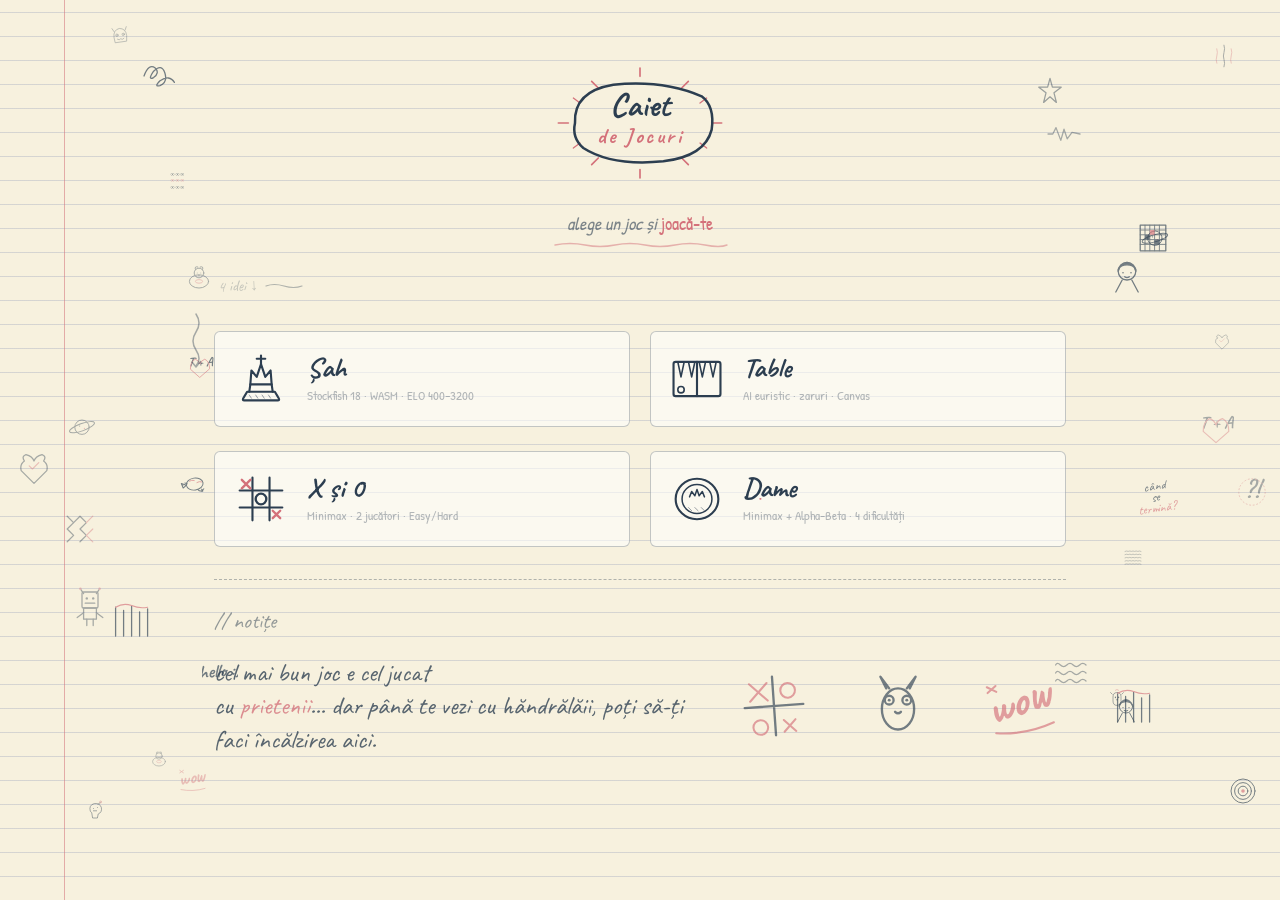
<file: index.html>
<!DOCTYPE html>
<html lang="ro">
<head>
  <meta charset="UTF-8">
  <meta name="viewport" content="width=device-width, initial-scale=1.0">
  <title>Caiet de Jocuri</title>
  <meta name="description" content="Caiet de Jocuri — jocuri de masă clasice în browser. Șah cu Stockfish, Table, Dame, X și 0.">

  <!-- Tema Carnet de Schițe -->
  <link rel="stylesheet" href="themes/carnet.css">
  <!-- Stiluri specifice landing page -->
  <link rel="stylesheet" href="css/styles.css">
  <!-- Biblioteca de doodle-uri -->
  <link rel="stylesheet" href="doodle library/doodles.css">
</head>
<body>

<!-- SVG sprite doodle-uri — inline pentru compatibilitate file:// -->
<div style="display:none" aria-hidden="true">
<svg xmlns="http://www.w3.org/2000/svg" aria-hidden="true">
  <defs>
    <symbol id="d01" viewBox="0 0 60 60"><title>Stick figure</title><g stroke="currentColor" stroke-width="1.6" fill="none" stroke-linecap="round" stroke-linejoin="round"><circle cx="30" cy="16" r="7"/><path d="M 30 23 L 30 42"/><path d="M 30 28 L 20 36 M 30 28 L 40 36"/><path d="M 30 42 L 22 54 M 30 42 L 38 54"/><path d="M 27 19 Q 30 21 33 19"/></g><circle cx="27" cy="15" r="0.8" fill="currentColor"/><circle cx="33" cy="15" r="0.8" fill="currentColor"/></symbol>
    <symbol id="d02" viewBox="0 0 60 60"><title>Stick figure surpriză</title><g stroke="currentColor" stroke-width="1.6" fill="none" stroke-linecap="round" stroke-linejoin="round"><circle cx="30" cy="14" r="6"/><path d="M 30 20 L 30 38"/><path d="M 30 26 L 14 22 M 30 26 L 46 30"/><path d="M 14 22 L 8 14 M 46 30 L 50 18"/><path d="M 30 38 L 20 54 M 30 38 L 42 54"/></g><circle cx="50" cy="18" r="1.5" fill="var(--accent,#d4717a)"/><circle cx="8" cy="14" r="1.5" fill="var(--accent,#d4717a)"/></symbol>
    <symbol id="d03" viewBox="0 0 60 60"><title>Tip cu antene</title><g stroke="currentColor" stroke-width="1.6" fill="none" stroke-linecap="round" stroke-linejoin="round"><ellipse cx="30" cy="18" rx="11" ry="9"/><path d="M 25 22 Q 30 26 35 22"/><path d="M 22 12 L 22 8 M 38 12 L 38 8"/><path d="M 22 27 L 18 50"/><path d="M 38 27 L 42 50"/><path d="M 25 32 L 14 38 M 35 32 L 46 38"/></g><circle cx="26" cy="17" r="1.2" fill="currentColor"/><circle cx="34" cy="17" r="1.2" fill="currentColor"/></symbol>
    <symbol id="d04" viewBox="0 0 60 60"><title>Robotel</title><g stroke="currentColor" stroke-width="1.6" fill="none" stroke-linecap="round" stroke-linejoin="round"><rect x="20" y="10" width="20" height="20" rx="2"/><path d="M 24 24 L 36 24"/><path d="M 22 12 L 18 6 M 38 12 L 42 6"/><rect x="22" y="30" width="16" height="14"/><path d="M 22 36 L 14 42 M 38 36 L 46 42"/><path d="M 26 44 L 26 52 M 34 44 L 34 52"/></g><circle cx="26" cy="18" r="1.5" fill="currentColor"/><circle cx="34" cy="18" r="1.5" fill="currentColor"/><circle cx="18" cy="6" r="1.5" fill="var(--accent,#d4717a)"/><circle cx="42" cy="6" r="1.5" fill="var(--accent,#d4717a)"/></symbol>
    <symbol id="d05" viewBox="0 0 60 60"><title>Monstrulet</title><g stroke="currentColor" stroke-width="1.6" fill="none" stroke-linecap="round" stroke-linejoin="round"><path d="M 14 36 Q 14 18 30 16 Q 46 18 46 36 L 44 50 L 16 50 Z"/><circle cx="22" cy="32" r="3"/><circle cx="38" cy="32" r="3"/><path d="M 22 42 L 26 44 L 30 42 L 34 44 L 38 42"/><path d="M 16 22 L 12 14 M 44 22 L 48 14"/></g><circle cx="22" cy="32" r="1" fill="currentColor"/><circle cx="38" cy="32" r="1" fill="currentColor"/></symbol>
    <symbol id="d06" viewBox="0 0 60 60"><title>Portret</title><g stroke="currentColor" stroke-width="1.6" fill="none" stroke-linecap="round" stroke-linejoin="round"><circle cx="30" cy="22" r="14"/><path d="M 24 27 Q 30 32 36 27"/><path d="M 18 10 Q 20 6 24 8"/><path d="M 42 10 Q 40 6 36 8"/><path d="M 22 36 L 22 50 L 38 50 L 38 36"/></g><circle cx="25" cy="20" r="1.2" fill="currentColor"/><circle cx="35" cy="20" r="1.2" fill="currentColor"/><path d="M 25 42 L 35 42" stroke="var(--accent,#d4717a)" stroke-width="1.4" fill="none" stroke-linecap="round"/></symbol>
    <symbol id="d07" viewBox="0 0 60 60"><title>Fata cu breton</title><g stroke="currentColor" stroke-width="1.6" fill="none" stroke-linecap="round" stroke-linejoin="round"><circle cx="30" cy="24" r="11"/><path d="M 19 24 Q 22 14 30 13 Q 38 14 41 24 L 41 22 Q 38 16 30 16 Q 22 16 19 22 Z" fill="currentColor"/><path d="M 27 31 Q 30 33 33 31"/><path d="M 24 35 L 16 50 M 36 35 L 44 50"/></g><circle cx="25" cy="26" r="1" fill="currentColor"/><circle cx="35" cy="26" r="1" fill="currentColor"/></symbol>
    <symbol id="d08" viewBox="0 0 60 60"><title>Extraterestru</title><g stroke="currentColor" stroke-width="1.6" fill="none" stroke-linecap="round" stroke-linejoin="round"><path d="M 18 32 Q 14 18 28 14 Q 42 12 46 24 Q 48 36 38 40 L 36 50 L 24 50 L 22 38 Z"/><path d="M 26 32 L 34 32"/><path d="M 38 16 L 44 10"/></g><circle cx="26" cy="26" r="1.2" fill="currentColor"/><circle cx="36" cy="24" r="1.2" fill="currentColor"/><circle cx="44" cy="10" r="2.5" stroke="var(--accent,#d4717a)" stroke-width="1.4" fill="none"/></symbol>
    <symbol id="d09" viewBox="0 0 60 60"><title>Spirala haotica</title><path stroke="currentColor" stroke-width="1.6" fill="none" stroke-linecap="round" stroke-linejoin="round" d="M 10 30 Q 14 18 22 22 Q 30 28 22 36 Q 14 40 18 28 Q 24 18 32 24 Q 40 30 34 38 Q 28 44 32 34 Q 38 24 46 28 Q 52 34 46 42"/></symbol>
    <symbol id="d10" viewBox="0 0 60 60"><title>Spirala melc</title><path stroke="currentColor" stroke-width="1.6" fill="none" stroke-linecap="round" stroke-linejoin="round" d="M 30 12 Q 14 14 16 30 Q 18 46 30 44 Q 42 44 42 32 Q 42 22 32 22 Q 24 22 24 30 Q 24 36 30 36 Q 34 36 34 32"/></symbol>
    <symbol id="d11" viewBox="0 0 60 60"><title>Unde paralele</title><g fill="none" stroke-linecap="round" stroke-linejoin="round"><path stroke="currentColor" stroke-width="1.6" d="M 10 45 Q 14 35 18 45 Q 22 35 26 45 Q 30 35 34 45 Q 38 35 42 45 Q 46 35 50 45"/><path stroke="var(--accent,#d4717a)" stroke-width="1.4" d="M 10 35 Q 14 25 18 35 Q 22 25 26 35 Q 30 25 34 35 Q 38 25 42 35 Q 46 25 50 35"/><path stroke="currentColor" stroke-width="1.6" d="M 10 25 Q 14 15 18 25 Q 22 15 26 25 Q 30 15 34 25 Q 38 15 42 25 Q 46 15 50 25"/></g></symbol>
    <symbol id="d12" viewBox="0 0 60 60"><title>Loop fara sens</title><path stroke="currentColor" stroke-width="1.6" fill="none" stroke-linecap="round" stroke-linejoin="round" d="M 10 30 Q 16 14 24 20 Q 30 26 22 32 Q 14 36 22 24 Q 32 14 36 26 Q 40 38 30 42 Q 22 44 30 36 Q 42 28 48 38"/></symbol>
    <symbol id="d13" viewBox="0 0 60 60"><title>Cod de bare</title><g fill="none" stroke-linecap="round" stroke-linejoin="round"><path stroke="currentColor" stroke-width="1.6" d="M 12 50 L 12 14 M 22 50 L 22 18 M 32 50 L 32 12 M 42 50 L 42 20 M 52 50 L 52 16"/><path stroke="var(--accent,#d4717a)" stroke-width="1.4" d="M 12 14 Q 22 8 32 12 Q 42 16 52 14"/></g></symbol>
    <symbol id="d14" viewBox="0 0 60 60"><title>Tinta</title><g stroke="currentColor" stroke-width="1.6" fill="none" stroke-linecap="round" stroke-linejoin="round"><circle cx="30" cy="30" r="20"/><circle cx="30" cy="30" r="14"/><circle cx="30" cy="30" r="8"/></g><circle cx="30" cy="30" r="3" fill="var(--accent,#d4717a)"/></symbol>
    <symbol id="d15" viewBox="0 0 60 60"><title>Linii ondulate</title><g stroke="currentColor" stroke-width="1.6" fill="none" stroke-linecap="round" stroke-linejoin="round"><path d="M 10 16 Q 14 14 18 16 Q 22 14 26 16 Q 30 14 34 16 Q 38 14 42 16 Q 46 14 50 16"/><path d="M 10 24 Q 14 22 18 24 Q 22 22 26 24 Q 30 22 34 24 Q 38 22 42 24 Q 46 22 50 24"/><path d="M 10 32 Q 14 30 18 32 Q 22 30 26 32 Q 30 30 34 32 Q 38 30 42 32 Q 46 30 50 32"/><path d="M 10 40 Q 14 38 18 40 Q 22 38 26 40 Q 30 38 34 40 Q 38 38 42 40 Q 46 38 50 40"/><path d="M 10 48 Q 14 46 18 48 Q 22 46 26 48 Q 30 46 34 48 Q 38 46 42 48 Q 46 46 50 48"/></g></symbol>
    <symbol id="d16" viewBox="0 0 60 60"><title>Labirint plictiseala</title><path stroke="currentColor" stroke-width="1.6" fill="none" stroke-linecap="round" stroke-linejoin="round" d="M 12 12 L 48 12 L 48 16 L 14 16 L 14 20 L 48 20 L 48 24 L 14 24 L 14 28 L 48 28 L 48 32 L 14 32 L 14 36 L 48 36 L 48 40 L 14 40"/></symbol>
    <symbol id="d17" viewBox="0 0 60 60"><title>Racheta</title><g stroke="currentColor" stroke-width="1.6" fill="none" stroke-linecap="round" stroke-linejoin="round"><path d="M 18 36 L 30 8 L 42 36 L 36 36 L 30 46 L 24 36 Z"/><path d="M 24 36 L 24 42 L 18 50 M 36 36 L 36 42 L 42 50"/></g><path stroke="var(--accent,#d4717a)" stroke-width="1.4" fill="none" stroke-linecap="round" d="M 28 50 L 30 56 M 32 50 L 30 56"/><ellipse cx="30" cy="22" rx="2" ry="3" fill="currentColor"/></symbol>
    <symbol id="d18" viewBox="0 0 60 60"><title>OZN</title><g stroke="currentColor" stroke-width="1.6" fill="none" stroke-linecap="round" stroke-linejoin="round"><ellipse cx="30" cy="30" rx="22" ry="4"/><path d="M 14 30 Q 14 18 30 18 Q 46 18 46 30"/><rect x="22" y="22" width="4" height="4"/><rect x="34" y="22" width="4" height="4"/></g><path stroke="var(--accent,#d4717a)" stroke-width="1.4" fill="none" stroke-linecap="round" d="M 20 36 L 18 44 M 30 36 L 30 46 M 40 36 L 42 44"/></symbol>
    <symbol id="d19" viewBox="0 0 60 60"><title>Fulger</title><path stroke="currentColor" stroke-width="1.6" fill="none" stroke-linecap="round" stroke-linejoin="round" d="M 20 12 L 40 12 L 36 26 L 44 26 L 30 50 L 32 32 L 22 32 Z"/></symbol>
    <symbol id="d20" viewBox="0 0 60 60"><title>Planeta cu inel</title><g stroke="currentColor" stroke-width="1.6" fill="none" stroke-linecap="round" stroke-linejoin="round"><circle cx="30" cy="32" r="12"/><ellipse cx="30" cy="32" rx="22" ry="6" transform="rotate(-20 30 32)"/></g><circle cx="26" cy="30" r="1" fill="currentColor"/><circle cx="34" cy="34" r="1" fill="var(--accent,#d4717a)"/></symbol>
    <symbol id="d21" viewBox="0 0 60 60"><title>Amiba</title><g stroke="currentColor" stroke-width="1.6" fill="none" stroke-linecap="round" stroke-linejoin="round"><path d="M 18 18 Q 22 8 30 12 Q 38 8 42 18 Q 50 22 46 30 Q 50 38 42 42 Q 38 50 30 46 Q 22 50 18 42 Q 10 38 14 30 Q 10 22 18 18 Z"/><path d="M 24 36 Q 30 32 36 36"/></g><circle cx="24" cy="26" r="1.5" fill="currentColor"/><circle cx="36" cy="26" r="1.5" fill="currentColor"/></symbol>
    <symbol id="d22" viewBox="0 0 60 60"><title>Balon de gand</title><path stroke="currentColor" stroke-width="1.6" fill="none" stroke-linecap="round" stroke-linejoin="round" d="M 12 32 Q 12 20 30 18 Q 48 20 48 32 Q 48 42 30 42 Q 26 42 22 44 Q 20 48 24 44 Q 14 42 12 32 Z"/><circle cx="24" cy="28" r="1.2" fill="currentColor"/><circle cx="32" cy="28" r="1.2" fill="currentColor"/><circle cx="40" cy="28" r="1.2" fill="currentColor"/></symbol>
    <symbol id="d23" viewBox="0 0 60 60"><title>Inima cu bifa</title><path stroke="currentColor" stroke-width="1.6" fill="none" stroke-linecap="round" stroke-linejoin="round" d="M 18 20 Q 14 14 20 12 Q 28 14 30 20 Q 32 14 40 12 Q 46 14 42 20 Q 48 24 46 32 L 30 48 L 14 32 Q 12 24 18 20 Z"/><path stroke="var(--accent,#d4717a)" stroke-width="1.4" fill="none" stroke-linecap="round" stroke-linejoin="round" d="M 24 26 L 28 30 L 36 22"/></symbol>
    <symbol id="d24" viewBox="0 0 60 60"><title>Fantoma cu coif</title><g stroke="currentColor" stroke-width="1.6" fill="none" stroke-linecap="round" stroke-linejoin="round"><path d="M 20 24 Q 20 14 30 14 Q 40 14 40 24 L 40 36 Q 40 46 30 46 Q 20 46 20 36 Z"/><path d="M 28 32 Q 30 34 32 32"/><path d="M 18 18 L 14 14 M 42 18 L 46 14"/></g><ellipse cx="26" cy="26" rx="1.5" ry="2" fill="currentColor"/><ellipse cx="34" cy="26" rx="1.5" ry="2" fill="currentColor"/><path stroke="var(--accent,#d4717a)" stroke-width="1.4" fill="none" stroke-linecap="round" d="M 26 8 Q 30 4 34 8"/></symbol>
    <symbol id="d25" viewBox="0 0 60 60"><title>Anul 2026</title><text x="30" y="42" font-family="Caveat,cursive" font-size="44" font-weight="700" fill="currentColor" text-anchor="middle" transform="rotate(-8 30 42)">2026</text><path stroke="var(--accent,#d4717a)" stroke-width="1.4" fill="none" stroke-linecap="round" d="M 8 48 Q 30 52 52 46"/></symbol>
    <symbol id="d26" viewBox="0 0 60 60"><title>wow</title><text x="30" y="36" font-family="Caveat,cursive" font-size="32" font-weight="700" fill="var(--accent,#d4717a)" text-anchor="middle" transform="rotate(-12 30 36)">wow</text><g stroke="var(--accent,#d4717a)" stroke-width="1.4" fill="none" stroke-linecap="round"><path d="M 10 46 Q 30 50 50 44"/><path d="M 8 14 L 14 18 M 14 14 L 8 18"/></g></symbol>
    <symbol id="d27" viewBox="0 0 60 60"><title>Question excitement</title><text x="30" y="40" font-family="Caveat,cursive" font-size="44" font-weight="700" fill="currentColor" text-anchor="middle">?!</text><circle cx="30" cy="30" r="22" stroke="var(--accent,#d4717a)" stroke-width="1.4" fill="none" stroke-dasharray="3,3"/></symbol>
    <symbol id="d28" viewBox="0 0 60 60"><title>hello smiley</title><text x="30" y="40" font-family="Caveat,cursive" font-size="32" font-weight="700" fill="currentColor" text-anchor="middle" transform="rotate(-6 30 40)">hello :)</text></symbol>
    <symbol id="d29" viewBox="0 0 60 60"><title>Initiale cu inima</title><text x="30" y="34" font-family="Caveat,cursive" font-size="22" font-weight="700" fill="currentColor" text-anchor="middle">T + A</text><path stroke="var(--accent,#d4717a)" stroke-width="1.4" fill="none" stroke-linecap="round" stroke-linejoin="round" d="M 14 38 Q 14 26 22 22 Q 28 24 30 30 Q 32 24 38 22 Q 46 26 46 38 L 30 52 Z"/></symbol>
    <symbol id="d30" viewBox="0 0 60 60"><title>Infinit x9</title><g font-family="Caveat,cursive" font-size="14"><text x="14" y="22" fill="currentColor">∞</text><text x="26" y="22" fill="currentColor">∞</text><text x="38" y="22" fill="currentColor">∞</text><text x="14" y="38" fill="var(--accent,#d4717a)">∞</text><text x="26" y="38" fill="var(--accent,#d4717a)">∞</text><text x="38" y="38" fill="var(--accent,#d4717a)">∞</text><text x="14" y="54" fill="currentColor">∞</text><text x="26" y="54" fill="currentColor">∞</text><text x="38" y="54" fill="currentColor">∞</text></g></symbol>
    <symbol id="d31" viewBox="0 0 60 60"><title>Numere si socoteala</title><g font-family="Caveat,cursive" font-size="14" fill="currentColor"><text x="14" y="20">1</text><text x="24" y="20">2</text><text x="34" y="20">3</text><text x="44" y="20">4</text><text x="14" y="34" fill="var(--accent,#d4717a)">5</text><text x="24" y="34">6</text><text x="34" y="34">7</text><text x="44" y="34">?</text></g><path stroke="var(--accent,#d4717a)" stroke-width="1.4" fill="none" stroke-linecap="round" d="M 12 30 L 36 38"/></symbol>
    <symbol id="d32" viewBox="0 0 60 60"><title>Cand se termina?</title><g font-family="Caveat,cursive" font-size="16" text-anchor="middle"><text x="30" y="20" fill="currentColor">când</text><text x="30" y="34" fill="currentColor">se</text><text x="30" y="48" fill="var(--accent,#d4717a)">termină?</text></g></symbol>
    <symbol id="d33" viewBox="0 0 60 60"><title>Pisicuta</title><g stroke="currentColor" stroke-width="1.6" fill="none" stroke-linecap="round" stroke-linejoin="round"><ellipse cx="30" cy="34" rx="16" ry="11"/><circle cx="42" cy="26" r="9"/><path d="M 38 18 L 36 12 L 42 16 M 46 18 L 48 12 L 44 16"/><path d="M 40 30 L 42 31 L 44 30"/><path d="M 22 42 L 20 50 M 28 44 L 28 52 M 36 44 L 36 52"/></g><circle cx="44" cy="25" r="1.2" fill="currentColor"/><path stroke="var(--accent,#d4717a)" stroke-width="1.4" fill="none" stroke-linecap="round" d="M 16 28 Q 10 26 8 30"/></symbol>
    <symbol id="d34" viewBox="0 0 60 60"><title>Caine</title><g stroke="currentColor" stroke-width="1.6" fill="none" stroke-linecap="round" stroke-linejoin="round"><path d="M 14 38 Q 12 26 22 22 Q 28 18 38 22 Q 48 26 46 38 L 44 44 L 18 44 Z"/><circle cx="38" cy="30" r="6"/><path d="M 36 24 L 34 18 L 40 22"/><path d="M 20 44 L 18 50 M 28 44 L 28 50 M 36 44 L 36 50 M 44 44 L 46 50"/></g><circle cx="40" cy="30" r="1" fill="currentColor"/><path stroke="var(--accent,#d4717a)" stroke-width="1.4" fill="none" stroke-linecap="round" d="M 12 36 Q 6 32 8 28"/></symbol>
    <symbol id="d35" viewBox="0 0 60 60"><title>Peste</title><g stroke="currentColor" stroke-width="1.6" fill="none" stroke-linecap="round" stroke-linejoin="round"><ellipse cx="34" cy="34" rx="14" ry="10"/><path d="M 20 34 L 12 30 L 14 38 Z"/><path d="M 22 32 L 18 30"/><path d="M 38 44 Q 42 50 48 44 M 44 44 Q 48 48 44 48"/></g><circle cx="14" cy="34" r="1" fill="currentColor"/><g stroke="var(--accent,#d4717a)" stroke-width="1.4" fill="none" stroke-linecap="round"><path d="M 26 28 Q 30 26 34 28"/><path d="M 38 32 Q 42 30 46 32"/></g></symbol>
    <symbol id="d36" viewBox="0 0 60 60"><title>Iepuras</title><g stroke="currentColor" stroke-width="1.6" fill="none" stroke-linecap="round" stroke-linejoin="round"><path d="M 30 14 Q 18 14 18 28 Q 18 38 26 38 L 26 50 L 34 50 L 34 38 Q 42 38 42 28 Q 42 14 30 14 Z"/><path d="M 24 18 Q 18 8 14 14 M 36 18 Q 42 8 46 14"/><path d="M 26 32 L 34 32"/></g><circle cx="26" cy="26" r="1.2" fill="currentColor"/><circle cx="34" cy="26" r="1.2" fill="currentColor"/></symbol>
    <symbol id="d37" viewBox="0 0 60 60"><title>Urs gras</title><g stroke="currentColor" stroke-width="1.6" fill="none" stroke-linecap="round" stroke-linejoin="round"><ellipse cx="30" cy="34" rx="16" ry="11"/><circle cx="30" cy="20" r="8"/><path d="M 24 14 Q 22 8 28 10 M 36 14 Q 38 8 32 10"/><path d="M 29 24 Q 30 26 31 24"/></g><circle cx="27" cy="20" r="0.8" fill="currentColor"/><circle cx="33" cy="20" r="0.8" fill="currentColor"/><ellipse cx="30" cy="34" rx="6" ry="3" stroke="var(--accent,#d4717a)" stroke-width="1.4" fill="none"/></symbol>
    <symbol id="d38" viewBox="0 0 60 60"><title>Porc</title><g stroke="currentColor" stroke-width="1.6" fill="none" stroke-linecap="round" stroke-linejoin="round"><path d="M 14 36 Q 14 24 24 22 L 30 16 L 30 22 Q 40 22 44 30 L 50 30 L 46 36 Q 46 42 40 42 L 18 42 Q 14 42 14 36 Z"/><path d="M 22 42 L 22 48 M 38 42 L 38 48"/></g><circle cx="40" cy="30" r="1" fill="currentColor"/><ellipse cx="38" cy="34" rx="2" ry="1" stroke="var(--accent,#d4717a)" stroke-width="1.4" fill="none"/></symbol>
    <symbol id="d39" viewBox="0 0 60 60"><title>Vaca</title><g stroke="currentColor" stroke-width="1.6" fill="none" stroke-linecap="round" stroke-linejoin="round"><path d="M 14 38 Q 10 26 20 22 Q 22 14 30 16 Q 38 14 40 22 Q 50 26 46 38 L 42 44 Q 30 44 30 38 Q 30 44 18 44 Z"/><path d="M 14 38 Q 8 40 6 36 M 46 38 Q 52 40 54 36"/></g><circle cx="22" cy="26" r="1" fill="currentColor"/><circle cx="38" cy="26" r="1" fill="currentColor"/><path stroke="var(--accent,#d4717a)" stroke-width="1.4" fill="none" stroke-linecap="round" d="M 28 32 Q 30 34 32 32"/></symbol>
    <symbol id="d40" viewBox="0 0 60 60"><title>Bufnita</title><g stroke="currentColor" stroke-width="1.6" fill="none" stroke-linecap="round" stroke-linejoin="round"><ellipse cx="30" cy="32" rx="11" ry="14"/><path d="M 24 18 L 18 10 L 22 18 M 36 18 L 42 10 L 38 18"/><circle cx="24" cy="26" r="3"/><circle cx="36" cy="26" r="3"/><path d="M 28 34 Q 30 36 32 34"/></g><circle cx="24" cy="26" r="1" fill="currentColor"/><circle cx="36" cy="26" r="1" fill="currentColor"/></symbol>
    <symbol id="d41" viewBox="0 0 60 60"><title>Val infinit</title><g stroke="currentColor" stroke-width="1.6" fill="none" stroke-linecap="round" stroke-linejoin="round"><path d="M 12 40 Q 14 36 18 40 Q 22 44 26 40 Q 30 36 34 40 Q 38 44 42 40 Q 46 36 50 40"/><path d="M 12 30 Q 14 26 18 30 Q 22 34 26 30 Q 30 26 34 30 Q 38 34 42 30 Q 46 26 50 30"/><path d="M 12 20 Q 14 16 18 20 Q 22 24 26 20 Q 30 16 34 20 Q 38 24 42 20 Q 46 16 50 20"/></g></symbol>
    <symbol id="d42" viewBox="0 0 60 60"><title>Cercuelte</title><g stroke="currentColor" stroke-width="1.1" fill="none" stroke-linecap="round" stroke-linejoin="round"><circle cx="20" cy="20" r="3"/><circle cx="30" cy="20" r="3"/><circle cx="40" cy="20" r="3"/><circle cx="20" cy="30" r="3"/><circle cx="40" cy="30" r="3"/><circle cx="20" cy="40" r="3"/><circle cx="30" cy="40" r="3"/><circle cx="40" cy="40" r="3"/></g><circle cx="30" cy="30" r="3" stroke="var(--accent,#d4717a)" stroke-width="1.4" fill="none"/></symbol>
    <symbol id="d43" viewBox="0 0 60 60"><title>Zigzag dublu</title><g fill="none" stroke-linecap="round" stroke-linejoin="round"><path stroke="currentColor" stroke-width="1.6" d="M 14 14 L 22 22 L 14 30 L 22 38 L 14 46"/><path stroke="currentColor" stroke-width="1.6" d="M 22 22 L 30 14 L 38 22 L 30 30 L 38 38 L 30 46"/><path stroke="var(--accent,#d4717a)" stroke-width="1.4" d="M 38 22 L 46 14 M 38 38 L 46 30 M 38 38 L 46 46"/></g></symbol>
    <symbol id="d44" viewBox="0 0 60 60"><title>Cerneala curgand</title><g fill="none" stroke-linecap="round" stroke-linejoin="round"><path stroke="currentColor" stroke-width="1.6" d="M 30 12 Q 32 18 30 24 Q 28 30 30 36 Q 32 42 30 48"/><path stroke="var(--accent,#d4717a)" stroke-width="1.4" d="M 18 18 Q 20 24 18 30 Q 16 36 18 42"/><path stroke="var(--accent,#d4717a)" stroke-width="1.4" d="M 42 18 Q 44 24 42 30 Q 40 36 42 42"/></g></symbol>
    <symbol id="d45" viewBox="0 0 60 60"><title>Tabla jumate desenata</title><g stroke="currentColor" fill="none" stroke-linecap="round" stroke-linejoin="round"><rect x="14" y="14" width="32" height="32" stroke-width="1.6"/><line x1="20" y1="14" x2="20" y2="46" stroke-width="1.1"/><line x1="26" y1="14" x2="26" y2="46" stroke-width="1.1"/><line x1="32" y1="14" x2="32" y2="46" stroke-width="1.1"/><line x1="38" y1="14" x2="38" y2="46" stroke-width="1.1"/><line x1="14" y1="20" x2="46" y2="20" stroke-width="1.1"/><line x1="14" y1="26" x2="46" y2="26" stroke-width="1.1"/><line x1="14" y1="32" x2="46" y2="32" stroke-width="1.1"/><line x1="14" y1="38" x2="46" y2="38" stroke-width="1.1"/></g><rect x="20" y="26" width="6" height="6" fill="currentColor"/><rect x="32" y="32" width="6" height="6" fill="currentColor"/><rect x="26" y="20" width="6" height="6" fill="var(--accent,#d4717a)"/></symbol>
    <symbol id="d46" viewBox="0 0 60 60"><title>Linie ECG</title><path stroke="currentColor" stroke-width="1.6" fill="none" stroke-linecap="round" stroke-linejoin="round" d="M 10 30 L 16 30 L 20 22 L 26 38 L 30 24 L 34 36 L 40 28 L 50 30"/></symbol>
    <symbol id="d47" viewBox="0 0 60 60"><title>X si 0 abandonat</title><g fill="none" stroke-linecap="round" stroke-linejoin="round"><path stroke="currentColor" stroke-width="1.6" d="M 30 10 L 30 50 M 10 30 L 50 30"/><path stroke="var(--accent,#d4717a)" stroke-width="1.4" d="M 14 14 L 26 26 M 26 14 L 14 26"/><circle stroke="var(--accent,#d4717a)" stroke-width="1.4" cx="40" cy="20" r="5"/><path stroke="var(--accent,#d4717a)" stroke-width="1.4" d="M 36 40 L 44 48 M 44 40 L 36 48"/><circle stroke="var(--accent,#d4717a)" stroke-width="1.4" cx="20" cy="44" r="5"/></g></symbol>
    <symbol id="d48" viewBox="0 0 60 60"><title>Sageti in 4 directii</title><g stroke="currentColor" stroke-width="2" fill="none" stroke-linecap="round" stroke-linejoin="round"><path d="M 30 8 L 30 26 M 22 16 L 30 8 L 38 16"/><path d="M 30 52 L 30 34 M 22 44 L 30 52 L 38 44"/><path d="M 8 30 L 26 30 M 16 22 L 8 30 L 16 38"/><path d="M 52 30 L 34 30 M 44 22 L 52 30 L 44 38"/></g></symbol>
  </defs>
</svg>
</div>

  <div class="page">

    <!-- Doodle stea — colț dreapta sus -->
    <svg class="margin-doodle" style="top:72px;right:20px;width:40px;height:40px;opacity:0.45" viewBox="0 0 50 50" aria-hidden="true">
      <g stroke="var(--ink)" stroke-width="1.6" fill="none" stroke-linecap="round" stroke-linejoin="round">
        <path d="M 25 8 L 28 19 L 39 19 L 30 26 L 33 38 L 25 31 L 17 38 L 20 26 L 11 19 L 22 19 Z"/>
      </g>
    </svg>

    <!-- Doodle săgeată ondulată — stânga, indicând spre carduri -->
    <svg class="margin-doodle" style="top:310px;left:-6px;width:24px;height:64px;opacity:0.4" viewBox="0 0 24 64" aria-hidden="true">
      <g stroke="var(--ink)" stroke-width="1.5" fill="none" stroke-linecap="round" stroke-linejoin="round">
        <path d="M 12 4 Q 18 13 12 22 Q 6 31 12 40 Q 18 49 12 56"/>
        <path d="M 8 52 L 12 57 L 16 52"/>
      </g>
    </svg>

    <!-- ============================================================
         HEADER
         ============================================================ -->
    <header class="site-header">

      <!-- Logo 8b — cu raze de soare -->
      <div class="logo-wrap">
        <svg viewBox="0 0 240 160" width="200" height="134" aria-label="Caiet de Jocuri" class="site-logo">
          <g stroke="#d4717a" stroke-width="2" stroke-linecap="round" fill="none">
            <line x1="120" y1="14" x2="120" y2="24"/>
            <line x1="62"  y1="30" x2="70"  y2="38"/>
            <line x1="178" y1="30" x2="170" y2="38"/>
            <line x1="22"  y1="80" x2="34"  y2="80"/>
            <line x1="218" y1="80" x2="206" y2="80"/>
            <line x1="62"  y1="130" x2="70" y2="122"/>
            <line x1="178" y1="130" x2="170" y2="122"/>
            <line x1="120" y1="146" x2="120" y2="136"/>
            <line x1="40"  y1="50"  x2="48"  y2="56"  stroke-width="1.5"/>
            <line x1="200" y1="50"  x2="192" y2="56"  stroke-width="1.5"/>
            <line x1="40"  y1="110" x2="48"  y2="104" stroke-width="1.5"/>
            <line x1="200" y1="110" x2="192" y2="104" stroke-width="1.5"/>
          </g>
          <path d="M 42 80 Q 40 42 88 34 Q 148 28 194 48 Q 210 60 206 88 Q 198 120 148 126 Q 86 132 52 110 Q 38 98 42 80 Z"
                stroke="#2c3e50" stroke-width="3" fill="none" stroke-linecap="round" stroke-linejoin="round"/>
          <text x="120" y="72"  font-family="Caveat, cursive" font-size="40" font-weight="700" fill="#2c3e50" text-anchor="middle">Caiet</text>
          <text x="120" y="104" font-family="Caveat, cursive" font-size="26" font-weight="700" fill="#d4717a" text-anchor="middle" letter-spacing="3">de Jocuri</text>
        </svg>
      </div>

      <p class="site-subtitle">alege un joc și <em style="font-style:normal;color:var(--red-margin)">joacă-te</em></p>
      <!-- squiggle mâzgălit sub subtitlu -->
      <svg viewBox="0 0 180 10" width="180" height="10" aria-hidden="true" style="display:block;margin:2px auto 0;opacity:0.5">
        <path d="M 5 5 Q 20 2 35 5 T 65 5 T 95 5 T 125 5 T 155 5 T 177 5" stroke="var(--red-margin)" stroke-width="1.4" fill="none" stroke-linecap="round"/>
      </svg>

    </header>

    <!-- ============================================================
         GAME CARDS
         ============================================================ -->
    <main>
      <!-- anotare mâzgălită — ca o notă în caiet -->
      <div style="display:flex;align-items:center;gap:6px;margin-bottom:6px;margin-left:4px">
        <span class="margin-note">4 idei ↓</span>
        <svg viewBox="0 0 40 10" width="40" height="10" aria-hidden="true" style="opacity:0.35">
          <path d="M 2 5 Q 10 2 20 5 T 38 5" stroke="var(--ink)" stroke-width="1.2" fill="none" stroke-linecap="round"/>
        </svg>
      </div>
      <div class="games-grid">

        <!-- CHESS CARD -->
        <a href="Chess/index.html" class="game-card">
          <!-- SVG icon șah -->
          <div class="game-card-inner">
            <svg viewBox="0 0 60 60" width="64" height="64" class="game-icon wiggle-on-hover" aria-hidden="true">
              <g stroke="var(--ink)" stroke-width="2" fill="none" stroke-linecap="round" stroke-linejoin="round">
                <path d="M 14 50 Q 12 50 14 47 L 17 42 L 43 42 L 46 47 Q 48 50 46 50 Z"/>
                <path d="M 19 42 L 20 35 L 40 35 L 41 42"/>
                <path d="M 20 35 L 21 22 L 26 28 L 30 16 L 34 28 L 39 22 L 40 35"/>
                <path d="M 30 16 L 30 8 M 26 11 L 34 11"/>
                <path d="M 19 45 L 21 48 M 25 45 L 27 48 M 31 45 L 33 48 M 37 45 L 39 48" stroke-width="0.9" opacity="0.5"/>
              </g>
            </svg>
            <div>
              <div class="game-name">Șah</div>
              <div class="game-meta">Stockfish 18 · WASM · ELO 400–3200</div>
            </div>
          </div>
          <!-- hover: elipsă în jurul iconului + text jos -->
          <svg class="hover-deco" viewBox="0 0 280 96" preserveAspectRatio="none" aria-hidden="true">
            <ellipse cx="44" cy="46" rx="40" ry="36" stroke="var(--red-margin)" stroke-width="2.2" fill="none" stroke-linecap="round" stroke-dasharray="240" stroke-dashoffset="240" class="draw-on-hover" transform="rotate(-5 44 46)"/>
            <text x="262" y="92" font-family="Caveat, Bradley Hand, cursive" font-size="19" fill="var(--red-margin)" font-weight="700" text-anchor="end" class="write-on-hover">îți scot șahul din cap</text>
          </svg>
        </a>

        <!-- BACKGAMMON CARD -->
        <a href="Backgammon/index.html" class="game-card">
          <div class="game-card-inner">
            <svg viewBox="0 0 60 60" width="64" height="64" class="game-icon wiggle-on-hover" aria-hidden="true">
              <g stroke="var(--ink)" stroke-width="2" fill="none" stroke-linecap="round" stroke-linejoin="round">
                <rect x="8" y="14" width="44" height="32" rx="2"/>
                <line x1="30" y1="14" x2="30" y2="46"/>
                <path d="M 12 14 L 18 14 L 15 28 Z" stroke-width="1.5"/>
                <path d="M 22 14 L 28 14 L 25 28 Z" stroke-width="1.5"/>
                <path d="M 32 14 L 38 14 L 35 28 Z" stroke-width="1.5"/>
                <path d="M 42 14 L 48 14 L 45 28 Z" stroke-width="1.5"/>
                <circle cx="15" cy="40" r="3" stroke-width="1.5"/>
              </g>
            </svg>
            <div>
              <div class="game-name">Table</div>
              <div class="game-meta">AI euristic · zaruri · Canvas</div>
            </div>
          </div>
          <!-- hover: 3 stele în zone sigure + text jos -->
          <svg class="hover-deco" viewBox="0 0 280 96" preserveAspectRatio="none" aria-hidden="true">
            <path d="M 44 10 L 47 19 L 57 19 L 49 25 L 52 34 L 44 29 L 36 34 L 39 25 L 31 19 L 41 19 Z" stroke="var(--red-margin)" stroke-width="1.5" fill="none" stroke-linecap="round" stroke-linejoin="round" stroke-dasharray="120" stroke-dashoffset="120" class="draw-on-hover"/>
            <path d="M 22 68 L 24 73 L 29 73 L 25 76 L 27 81 L 22 78 L 17 81 L 19 76 L 15 73 L 20 73 Z" stroke="var(--red-margin)" stroke-width="1.4" fill="none" stroke-linecap="round" stroke-linejoin="round" stroke-dasharray="65" stroke-dashoffset="65" class="draw-on-hover" style="transition-delay:0.22s"/>
            <path d="M 252 76 L 254 81 L 260 81 L 255 85 L 257 90 L 252 87 L 247 90 L 249 85 L 244 81 L 250 81 Z" stroke="var(--red-margin)" stroke-width="1.3" fill="none" stroke-linecap="round" stroke-linejoin="round" stroke-dasharray="70" stroke-dashoffset="70" class="draw-on-hover" style="transition-delay:0.42s"/>
            <text x="158" y="93" font-family="Caveat, Bradley Hand, cursive" font-size="20" fill="var(--red-margin)" font-weight="700" text-anchor="middle" class="write-on-hover" transform="rotate(-3 158 93)">Trebuie să ceri zarul...</text>
          </svg>
        </a>

        <!-- TIC TAC TOE CARD -->
        <a href="Tic%20Tac%20Toe/index.html" class="game-card">
          <div class="game-card-inner">
            <svg viewBox="0 0 60 60" width="64" height="64" class="game-icon wiggle-on-hover" aria-hidden="true">
              <g stroke="var(--ink)" stroke-width="2" fill="none" stroke-linecap="round" stroke-linejoin="round">
                <line x1="22" y1="10" x2="22" y2="50"/>
                <line x1="38" y1="10" x2="38" y2="50"/>
                <line x1="10" y1="22" x2="50" y2="22"/>
                <line x1="10" y1="38" x2="50" y2="38"/>
                <path d="M 12 12 L 20 20 M 20 12 L 12 20" stroke-width="2.2" stroke="var(--red-margin)"/>
                <circle cx="30" cy="30" r="5" stroke-width="2.2"/>
                <path d="M 41 41 L 48 48 M 48 41 L 41 48" stroke-width="2.2" stroke="var(--red-margin)"/>
              </g>
            </svg>
            <div>
              <div class="game-name">X și 0</div>
              <div class="game-meta">Minimax · 2 jucători · Easy/Hard</div>
            </div>
          </div>
          <!-- hover: spirală în zona iconului + text jos -->
          <svg class="hover-deco" viewBox="0 0 280 96" preserveAspectRatio="none" aria-hidden="true">
            <path d="M 56 48 Q 56 30 44 30 Q 28 30 28 48 Q 28 66 50 66 Q 68 66 68 44 Q 68 24 44 24 Q 26 24 26 48" stroke="var(--red-margin)" stroke-width="1.9" fill="none" stroke-linecap="round" stroke-dasharray="195" stroke-dashoffset="195" class="draw-on-hover"/>
            <text x="262" y="92" font-family="Caveat, Bradley Hand, cursive" font-size="20" fill="var(--red-margin)" font-weight="700" text-anchor="end" class="write-on-hover">colțul e al meu!</text>
          </svg>
        </a>

        <!-- CHECKERS CARD -->
        <a href="Checkers/index.html" class="game-card">
          <div class="game-card-inner">
            <svg viewBox="0 0 60 60" width="64" height="64" class="game-icon wiggle-on-hover" aria-hidden="true">
              <g stroke="var(--ink)" stroke-width="2" fill="none" stroke-linecap="round" stroke-linejoin="round">
                <ellipse cx="30" cy="30" rx="20" ry="19"/>
                <ellipse cx="30" cy="30" rx="14" ry="13.5" stroke-width="1.4"/>
                <path d="M 23 28 L 25 23 L 28 27 L 30 21 L 32 27 L 35 23 L 37 28" stroke-width="1.4"/>
                <path d="M 22 38 L 25 41 M 28 38 L 31 41 M 34 38 L 37 41" stroke-width="0.9" opacity="0.5"/>
              </g>
            </svg>
            <div>
              <div class="game-name">Dame</div>
              <div class="game-meta">Minimax + Alpha-Beta · 4 dificultăți</div>
            </div>
          </div>
          <!-- hover: linie ondulată jos + cerculeț în zona iconului + text jos -->
          <svg class="hover-deco" viewBox="0 0 280 96" preserveAspectRatio="none" aria-hidden="true">
            <circle cx="44" cy="48" r="30" stroke="var(--red-margin)" stroke-width="1.5" fill="none" stroke-linecap="round" stroke-dasharray="188" stroke-dashoffset="188" class="draw-on-hover"/>
            <path d="M 92 81 Q 102 77 112 81 T 132 81 T 152 81 T 172 81 T 192 81" stroke="var(--red-margin)" stroke-width="2" fill="none" stroke-linecap="round" stroke-dasharray="130" stroke-dashoffset="130" class="draw-on-hover" style="transition-delay:0.35s"/>
            <text x="262" y="92" font-family="Caveat, Bradley Hand, cursive" font-size="20" fill="var(--red-margin)" font-weight="700" text-anchor="end" class="write-on-hover">regină!</text>
          </svg>
        </a>

      </div>

      <!-- ============================================================
           DOODLE ZONE
           ============================================================ -->
      <div class="doodle-zone">
        <div class="dz-title">// notițe</div>
        <div class="dz-row">

          <p class="dz-quote">
            cel mai bun joc e cel jucat<br>
            cu <em>prietenii</em>... dar până te vezi cu hăndrălăii, poți să-ți faci încălzirea aici.
          </p>

          <span data-doodle="d47" data-size="xl" data-fade="medium" data-rotate="-4" style="flex-shrink:0"></span>
          <span data-doodle="d40" data-size="xl" data-fade="medium" data-rotate="6" style="flex-shrink:0"></span>
          <span data-doodle="d26" data-size="xl" data-fade="medium" data-rotate="-8" style="flex-shrink:0"></span>

        </div>
      </div>
    </main>
  </div>

  <script src="doodle library/doodles.js"></script>
  <script src="doodle library/doodles-init.js"></script>
</body>
</html>
</file>
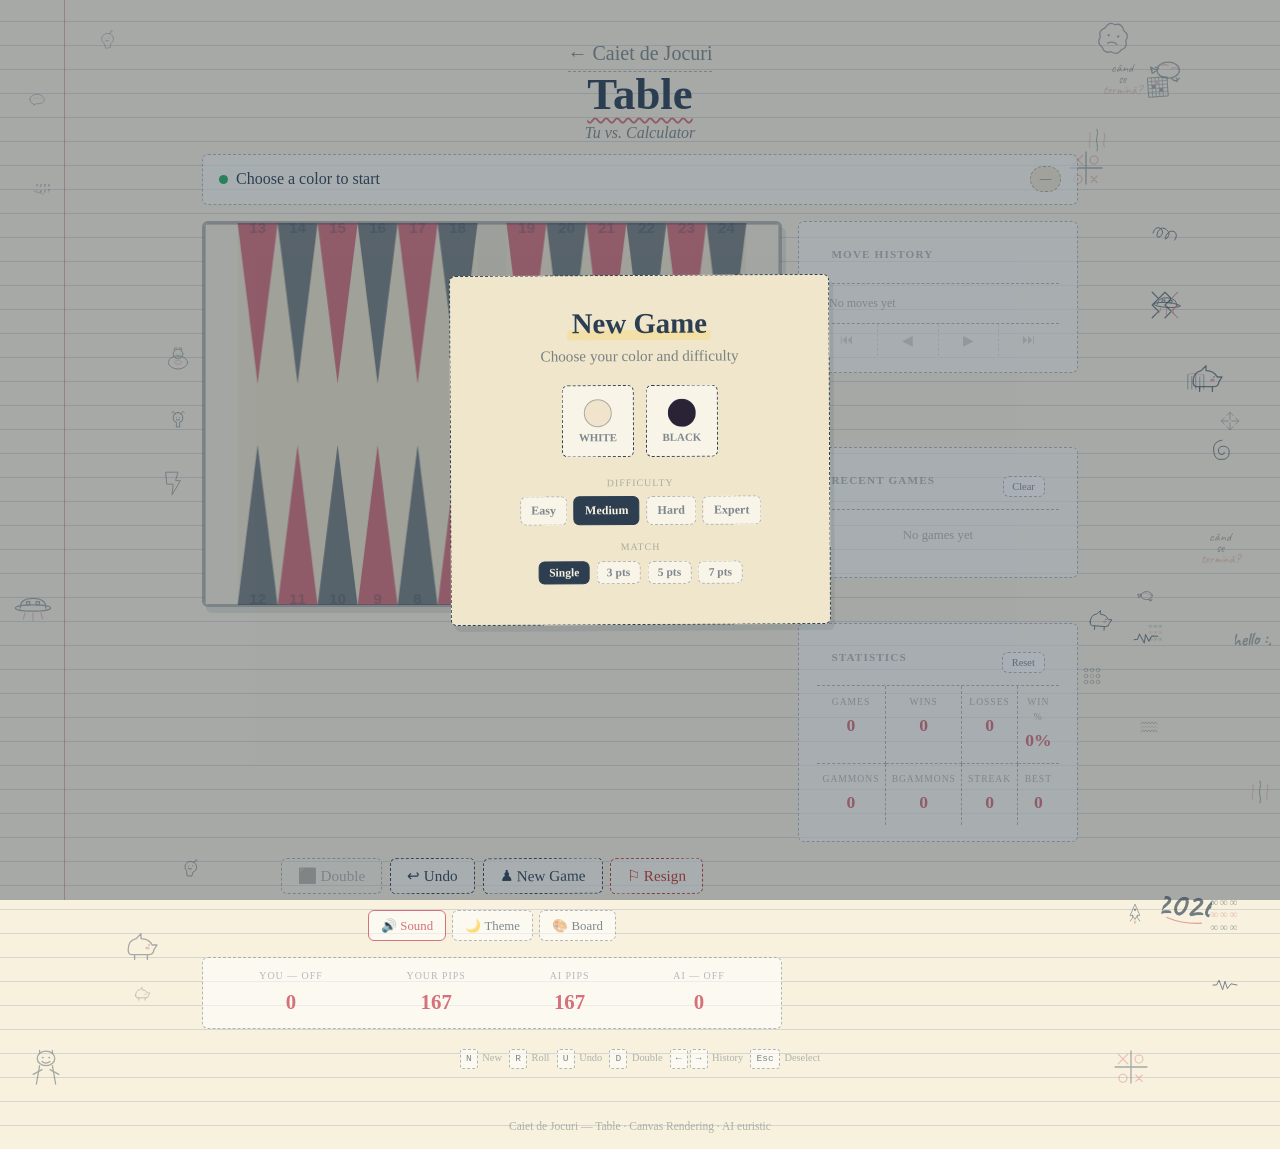
<file: Backgammon/index.html>
<!DOCTYPE html>
<html lang="en">
<head>
  <meta charset="UTF-8">
  <meta name="viewport" content="width=device-width, initial-scale=1.0">
  <meta name="description" content="Caiet de Jocuri — Joacă table contra AI direct în browser.">
  <title>Table — Caiet de Jocuri</title>
  <meta property="og:title" content="Table — Caiet de Jocuri">
  <meta name="theme-color" content="#f7f1de">

  <!-- Tema Carnet de Schițe -->
  <link rel="stylesheet" href="../themes/carnet.css">
  <!-- Stiluri specifice table -->
  <link rel="stylesheet" href="css/styles.css">
  <!-- Biblioteca de doodle-uri -->
  <link rel="stylesheet" href="../doodle library/doodles.css">
</head>
<body>

<!-- SVG sprite doodle-uri -->
<div style="display:none" aria-hidden="true">
<svg xmlns="http://www.w3.org/2000/svg" aria-hidden="true">
  <defs>
    <symbol id="d01" viewBox="0 0 60 60"><g stroke="currentColor" stroke-width="1.6" fill="none" stroke-linecap="round" stroke-linejoin="round"><circle cx="30" cy="16" r="7"/><path d="M 30 23 L 30 42"/><path d="M 30 28 L 20 36 M 30 28 L 40 36"/><path d="M 30 42 L 22 54 M 30 42 L 38 54"/><path d="M 27 19 Q 30 21 33 19"/></g><circle cx="27" cy="15" r="0.8" fill="currentColor"/><circle cx="33" cy="15" r="0.8" fill="currentColor"/></symbol>
    <symbol id="d02" viewBox="0 0 60 60"><g stroke="currentColor" stroke-width="1.6" fill="none" stroke-linecap="round" stroke-linejoin="round"><circle cx="30" cy="14" r="6"/><path d="M 30 20 L 30 38"/><path d="M 30 26 L 14 22 M 30 26 L 46 30"/><path d="M 14 22 L 8 14 M 46 30 L 50 18"/><path d="M 30 38 L 20 54 M 30 38 L 42 54"/></g><circle cx="50" cy="18" r="1.5" fill="var(--accent,#d4717a)"/><circle cx="8" cy="14" r="1.5" fill="var(--accent,#d4717a)"/></symbol>
    <symbol id="d03" viewBox="0 0 60 60"><g stroke="currentColor" stroke-width="1.6" fill="none" stroke-linecap="round" stroke-linejoin="round"><ellipse cx="30" cy="18" rx="11" ry="9"/><path d="M 25 22 Q 30 26 35 22"/><path d="M 22 12 L 22 8 M 38 12 L 38 8"/><path d="M 22 27 L 18 50"/><path d="M 38 27 L 42 50"/><path d="M 25 32 L 14 38 M 35 32 L 46 38"/></g><circle cx="26" cy="17" r="1.2" fill="currentColor"/><circle cx="34" cy="17" r="1.2" fill="currentColor"/></symbol>
    <symbol id="d04" viewBox="0 0 60 60"><g stroke="currentColor" stroke-width="1.6" fill="none" stroke-linecap="round" stroke-linejoin="round"><rect x="20" y="10" width="20" height="20" rx="2"/><path d="M 24 24 L 36 24"/><path d="M 22 12 L 18 6 M 38 12 L 42 6"/><rect x="22" y="30" width="16" height="14"/><path d="M 22 36 L 14 42 M 38 36 L 46 42"/><path d="M 26 44 L 26 52 M 34 44 L 34 52"/></g><circle cx="26" cy="18" r="1.5" fill="currentColor"/><circle cx="34" cy="18" r="1.5" fill="currentColor"/><circle cx="18" cy="6" r="1.5" fill="var(--accent,#d4717a)"/><circle cx="42" cy="6" r="1.5" fill="var(--accent,#d4717a)"/></symbol>
    <symbol id="d05" viewBox="0 0 60 60"><g stroke="currentColor" stroke-width="1.6" fill="none" stroke-linecap="round" stroke-linejoin="round"><path d="M 14 36 Q 14 18 30 16 Q 46 18 46 36 L 44 50 L 16 50 Z"/><circle cx="22" cy="32" r="3"/><circle cx="38" cy="32" r="3"/><path d="M 22 42 L 26 44 L 30 42 L 34 44 L 38 42"/><path d="M 16 22 L 12 14 M 44 22 L 48 14"/></g><circle cx="22" cy="32" r="1" fill="currentColor"/><circle cx="38" cy="32" r="1" fill="currentColor"/></symbol>
    <symbol id="d06" viewBox="0 0 60 60"><g stroke="currentColor" stroke-width="1.6" fill="none" stroke-linecap="round" stroke-linejoin="round"><circle cx="30" cy="22" r="14"/><path d="M 24 27 Q 30 32 36 27"/><path d="M 18 10 Q 20 6 24 8"/><path d="M 42 10 Q 40 6 36 8"/><path d="M 22 36 L 22 50 L 38 50 L 38 36"/></g><circle cx="25" cy="20" r="1.2" fill="currentColor"/><circle cx="35" cy="20" r="1.2" fill="currentColor"/><path d="M 25 42 L 35 42" stroke="var(--accent,#d4717a)" stroke-width="1.4" fill="none" stroke-linecap="round"/></symbol>
    <symbol id="d07" viewBox="0 0 60 60"><g stroke="currentColor" stroke-width="1.6" fill="none" stroke-linecap="round" stroke-linejoin="round"><circle cx="30" cy="24" r="11"/><path d="M 19 24 Q 22 14 30 13 Q 38 14 41 24 L 41 22 Q 38 16 30 16 Q 22 16 19 22 Z" fill="currentColor"/><path d="M 27 31 Q 30 33 33 31"/><path d="M 24 35 L 16 50 M 36 35 L 44 50"/></g><circle cx="25" cy="26" r="1" fill="currentColor"/><circle cx="35" cy="26" r="1" fill="currentColor"/></symbol>
    <symbol id="d08" viewBox="0 0 60 60"><g stroke="currentColor" stroke-width="1.6" fill="none" stroke-linecap="round" stroke-linejoin="round"><path d="M 18 32 Q 14 18 28 14 Q 42 12 46 24 Q 48 36 38 40 L 36 50 L 24 50 L 22 38 Z"/><path d="M 26 32 L 34 32"/><path d="M 38 16 L 44 10"/></g><circle cx="26" cy="26" r="1.2" fill="currentColor"/><circle cx="36" cy="24" r="1.2" fill="currentColor"/><circle cx="44" cy="10" r="2.5" stroke="var(--accent,#d4717a)" stroke-width="1.4" fill="none"/></symbol>
    <symbol id="d09" viewBox="0 0 60 60"><path stroke="currentColor" stroke-width="1.6" fill="none" stroke-linecap="round" stroke-linejoin="round" d="M 10 30 Q 14 18 22 22 Q 30 28 22 36 Q 14 40 18 28 Q 24 18 32 24 Q 40 30 34 38 Q 28 44 32 34 Q 38 24 46 28 Q 52 34 46 42"/></symbol>
    <symbol id="d10" viewBox="0 0 60 60"><path stroke="currentColor" stroke-width="1.6" fill="none" stroke-linecap="round" stroke-linejoin="round" d="M 30 12 Q 14 14 16 30 Q 18 46 30 44 Q 42 44 42 32 Q 42 22 32 22 Q 24 22 24 30 Q 24 36 30 36 Q 34 36 34 32"/></symbol>
    <symbol id="d11" viewBox="0 0 60 60"><g fill="none" stroke-linecap="round" stroke-linejoin="round"><path stroke="currentColor" stroke-width="1.6" d="M 10 45 Q 14 35 18 45 Q 22 35 26 45 Q 30 35 34 45 Q 38 35 42 45 Q 46 35 50 45"/><path stroke="var(--accent,#d4717a)" stroke-width="1.4" d="M 10 35 Q 14 25 18 35 Q 22 25 26 35 Q 30 25 34 35 Q 38 25 42 35 Q 46 25 50 35"/><path stroke="currentColor" stroke-width="1.6" d="M 10 25 Q 14 15 18 25 Q 22 15 26 25 Q 30 15 34 25 Q 38 15 42 25 Q 46 15 50 25"/></g></symbol>
    <symbol id="d12" viewBox="0 0 60 60"><path stroke="currentColor" stroke-width="1.6" fill="none" stroke-linecap="round" stroke-linejoin="round" d="M 10 30 Q 16 14 24 20 Q 30 26 22 32 Q 14 36 22 24 Q 32 14 36 26 Q 40 38 30 42 Q 22 44 30 36 Q 42 28 48 38"/></symbol>
    <symbol id="d13" viewBox="0 0 60 60"><g fill="none" stroke-linecap="round" stroke-linejoin="round"><path stroke="currentColor" stroke-width="1.6" d="M 12 50 L 12 14 M 22 50 L 22 18 M 32 50 L 32 12 M 42 50 L 42 20 M 52 50 L 52 16"/><path stroke="var(--accent,#d4717a)" stroke-width="1.4" d="M 12 14 Q 22 8 32 12 Q 42 16 52 14"/></g></symbol>
    <symbol id="d14" viewBox="0 0 60 60"><g stroke="currentColor" stroke-width="1.6" fill="none" stroke-linecap="round" stroke-linejoin="round"><circle cx="30" cy="30" r="20"/><circle cx="30" cy="30" r="14"/><circle cx="30" cy="30" r="8"/></g><circle cx="30" cy="30" r="3" fill="var(--accent,#d4717a)"/></symbol>
    <symbol id="d15" viewBox="0 0 60 60"><g stroke="currentColor" stroke-width="1.6" fill="none" stroke-linecap="round" stroke-linejoin="round"><path d="M 10 16 Q 14 14 18 16 Q 22 14 26 16 Q 30 14 34 16 Q 38 14 42 16 Q 46 14 50 16"/><path d="M 10 24 Q 14 22 18 24 Q 22 22 26 24 Q 30 22 34 24 Q 38 22 42 24 Q 46 22 50 24"/><path d="M 10 32 Q 14 30 18 32 Q 22 30 26 32 Q 30 30 34 32 Q 38 30 42 32 Q 46 30 50 32"/><path d="M 10 40 Q 14 38 18 40 Q 22 38 26 40 Q 30 38 34 40 Q 38 38 42 40 Q 46 38 50 40"/><path d="M 10 48 Q 14 46 18 48 Q 22 46 26 48 Q 30 46 34 48 Q 38 46 42 48 Q 46 46 50 48"/></g></symbol>
    <symbol id="d16" viewBox="0 0 60 60"><path stroke="currentColor" stroke-width="1.6" fill="none" stroke-linecap="round" stroke-linejoin="round" d="M 12 12 L 48 12 L 48 16 L 14 16 L 14 20 L 48 20 L 48 24 L 14 24 L 14 28 L 48 28 L 48 32 L 14 32 L 14 36 L 48 36 L 48 40 L 14 40"/></symbol>
    <symbol id="d17" viewBox="0 0 60 60"><g stroke="currentColor" stroke-width="1.6" fill="none" stroke-linecap="round" stroke-linejoin="round"><path d="M 18 36 L 30 8 L 42 36 L 36 36 L 30 46 L 24 36 Z"/><path d="M 24 36 L 24 42 L 18 50 M 36 36 L 36 42 L 42 50"/></g><path stroke="var(--accent,#d4717a)" stroke-width="1.4" fill="none" stroke-linecap="round" d="M 28 50 L 30 56 M 32 50 L 30 56"/><ellipse cx="30" cy="22" rx="2" ry="3" fill="currentColor"/></symbol>
    <symbol id="d18" viewBox="0 0 60 60"><g stroke="currentColor" stroke-width="1.6" fill="none" stroke-linecap="round" stroke-linejoin="round"><ellipse cx="30" cy="30" rx="22" ry="4"/><path d="M 14 30 Q 14 18 30 18 Q 46 18 46 30"/><rect x="22" y="22" width="4" height="4"/><rect x="34" y="22" width="4" height="4"/></g><path stroke="var(--accent,#d4717a)" stroke-width="1.4" fill="none" stroke-linecap="round" d="M 20 36 L 18 44 M 30 36 L 30 46 M 40 36 L 42 44"/></symbol>
    <symbol id="d19" viewBox="0 0 60 60"><path stroke="currentColor" stroke-width="1.6" fill="none" stroke-linecap="round" stroke-linejoin="round" d="M 20 12 L 40 12 L 36 26 L 44 26 L 30 50 L 32 32 L 22 32 Z"/></symbol>
    <symbol id="d20" viewBox="0 0 60 60"><g stroke="currentColor" stroke-width="1.6" fill="none" stroke-linecap="round" stroke-linejoin="round"><circle cx="30" cy="32" r="12"/><ellipse cx="30" cy="32" rx="22" ry="6" transform="rotate(-20 30 32)"/></g><circle cx="26" cy="30" r="1" fill="currentColor"/><circle cx="34" cy="34" r="1" fill="var(--accent,#d4717a)"/></symbol>
    <symbol id="d21" viewBox="0 0 60 60"><g stroke="currentColor" stroke-width="1.6" fill="none" stroke-linecap="round" stroke-linejoin="round"><path d="M 18 18 Q 22 8 30 12 Q 38 8 42 18 Q 50 22 46 30 Q 50 38 42 42 Q 38 50 30 46 Q 22 50 18 42 Q 10 38 14 30 Q 10 22 18 18 Z"/><path d="M 24 36 Q 30 32 36 36"/></g><circle cx="24" cy="26" r="1.5" fill="currentColor"/><circle cx="36" cy="26" r="1.5" fill="currentColor"/></symbol>
    <symbol id="d22" viewBox="0 0 60 60"><path stroke="currentColor" stroke-width="1.6" fill="none" stroke-linecap="round" stroke-linejoin="round" d="M 12 32 Q 12 20 30 18 Q 48 20 48 32 Q 48 42 30 42 Q 26 42 22 44 Q 20 48 24 44 Q 14 42 12 32 Z"/><circle cx="24" cy="28" r="1.2" fill="currentColor"/><circle cx="32" cy="28" r="1.2" fill="currentColor"/><circle cx="40" cy="28" r="1.2" fill="currentColor"/></symbol>
    <symbol id="d23" viewBox="0 0 60 60"><path stroke="currentColor" stroke-width="1.6" fill="none" stroke-linecap="round" stroke-linejoin="round" d="M 18 20 Q 14 14 20 12 Q 28 14 30 20 Q 32 14 40 12 Q 46 14 42 20 Q 48 24 46 32 L 30 48 L 14 32 Q 12 24 18 20 Z"/><path stroke="var(--accent,#d4717a)" stroke-width="1.4" fill="none" stroke-linecap="round" stroke-linejoin="round" d="M 24 26 L 28 30 L 36 22"/></symbol>
    <symbol id="d24" viewBox="0 0 60 60"><g stroke="currentColor" stroke-width="1.6" fill="none" stroke-linecap="round" stroke-linejoin="round"><path d="M 20 24 Q 20 14 30 14 Q 40 14 40 24 L 40 36 Q 40 46 30 46 Q 20 46 20 36 Z"/><path d="M 28 32 Q 30 34 32 32"/><path d="M 18 18 L 14 14 M 42 18 L 46 14"/></g><ellipse cx="26" cy="26" rx="1.5" ry="2" fill="currentColor"/><ellipse cx="34" cy="26" rx="1.5" ry="2" fill="currentColor"/><path stroke="var(--accent,#d4717a)" stroke-width="1.4" fill="none" stroke-linecap="round" d="M 26 8 Q 30 4 34 8"/></symbol>
    <symbol id="d25" viewBox="0 0 60 60"><text x="30" y="42" font-family="Caveat,cursive" font-size="44" font-weight="700" fill="currentColor" text-anchor="middle" transform="rotate(-8 30 42)">2026</text><path stroke="var(--accent,#d4717a)" stroke-width="1.4" fill="none" stroke-linecap="round" d="M 8 48 Q 30 52 52 46"/></symbol>
    <symbol id="d26" viewBox="0 0 60 60"><text x="30" y="36" font-family="Caveat,cursive" font-size="32" font-weight="700" fill="var(--accent,#d4717a)" text-anchor="middle" transform="rotate(-12 30 36)">wow</text><g stroke="var(--accent,#d4717a)" stroke-width="1.4" fill="none" stroke-linecap="round"><path d="M 10 46 Q 30 50 50 44"/><path d="M 8 14 L 14 18 M 14 14 L 8 18"/></g></symbol>
    <symbol id="d27" viewBox="0 0 60 60"><text x="30" y="40" font-family="Caveat,cursive" font-size="44" font-weight="700" fill="currentColor" text-anchor="middle">?!</text><circle cx="30" cy="30" r="22" stroke="var(--accent,#d4717a)" stroke-width="1.4" fill="none" stroke-dasharray="3,3"/></symbol>
    <symbol id="d28" viewBox="0 0 60 60"><text x="30" y="40" font-family="Caveat,cursive" font-size="32" font-weight="700" fill="currentColor" text-anchor="middle" transform="rotate(-6 30 40)">hello :)</text></symbol>
    <symbol id="d29" viewBox="0 0 60 60"><text x="30" y="34" font-family="Caveat,cursive" font-size="22" font-weight="700" fill="currentColor" text-anchor="middle">T + A</text><path stroke="var(--accent,#d4717a)" stroke-width="1.4" fill="none" stroke-linecap="round" stroke-linejoin="round" d="M 14 38 Q 14 26 22 22 Q 28 24 30 30 Q 32 24 38 22 Q 46 26 46 38 L 30 52 Z"/></symbol>
    <symbol id="d30" viewBox="0 0 60 60"><g font-family="Caveat,cursive" font-size="14"><text x="14" y="22" fill="currentColor">∞</text><text x="26" y="22" fill="currentColor">∞</text><text x="38" y="22" fill="currentColor">∞</text><text x="14" y="38" fill="var(--accent,#d4717a)">∞</text><text x="26" y="38" fill="var(--accent,#d4717a)">∞</text><text x="38" y="38" fill="var(--accent,#d4717a)">∞</text><text x="14" y="54" fill="currentColor">∞</text><text x="26" y="54" fill="currentColor">∞</text><text x="38" y="54" fill="currentColor">∞</text></g></symbol>
    <symbol id="d31" viewBox="0 0 60 60"><g font-family="Caveat,cursive" font-size="14" fill="currentColor"><text x="14" y="20">1</text><text x="24" y="20">2</text><text x="34" y="20">3</text><text x="44" y="20">4</text><text x="14" y="34" fill="var(--accent,#d4717a)">5</text><text x="24" y="34">6</text><text x="34" y="34">7</text><text x="44" y="34">?</text></g><path stroke="var(--accent,#d4717a)" stroke-width="1.4" fill="none" stroke-linecap="round" d="M 12 30 L 36 38"/></symbol>
    <symbol id="d32" viewBox="0 0 60 60"><g font-family="Caveat,cursive" font-size="16" text-anchor="middle"><text x="30" y="20" fill="currentColor">când</text><text x="30" y="34" fill="currentColor">se</text><text x="30" y="48" fill="var(--accent,#d4717a)">termină?</text></g></symbol>
    <symbol id="d33" viewBox="0 0 60 60"><g stroke="currentColor" stroke-width="1.6" fill="none" stroke-linecap="round" stroke-linejoin="round"><ellipse cx="30" cy="34" rx="16" ry="11"/><circle cx="42" cy="26" r="9"/><path d="M 38 18 L 36 12 L 42 16 M 46 18 L 48 12 L 44 16"/><path d="M 40 30 L 42 31 L 44 30"/><path d="M 22 42 L 20 50 M 28 44 L 28 52 M 36 44 L 36 52"/></g><circle cx="44" cy="25" r="1.2" fill="currentColor"/><path stroke="var(--accent,#d4717a)" stroke-width="1.4" fill="none" stroke-linecap="round" d="M 16 28 Q 10 26 8 30"/></symbol>
    <symbol id="d34" viewBox="0 0 60 60"><g stroke="currentColor" stroke-width="1.6" fill="none" stroke-linecap="round" stroke-linejoin="round"><path d="M 14 38 Q 12 26 22 22 Q 28 18 38 22 Q 48 26 46 38 L 44 44 L 18 44 Z"/><circle cx="38" cy="30" r="6"/><path d="M 36 24 L 34 18 L 40 22"/><path d="M 20 44 L 18 50 M 28 44 L 28 50 M 36 44 L 36 50 M 44 44 L 46 50"/></g><circle cx="40" cy="30" r="1" fill="currentColor"/><path stroke="var(--accent,#d4717a)" stroke-width="1.4" fill="none" stroke-linecap="round" d="M 12 36 Q 6 32 8 28"/></symbol>
    <symbol id="d35" viewBox="0 0 60 60"><g stroke="currentColor" stroke-width="1.6" fill="none" stroke-linecap="round" stroke-linejoin="round"><ellipse cx="34" cy="34" rx="14" ry="10"/><path d="M 20 34 L 12 30 L 14 38 Z"/><path d="M 22 32 L 18 30"/><path d="M 38 44 Q 42 50 48 44 M 44 44 Q 48 48 44 48"/></g><circle cx="14" cy="34" r="1" fill="currentColor"/><g stroke="var(--accent,#d4717a)" stroke-width="1.4" fill="none" stroke-linecap="round"><path d="M 26 28 Q 30 26 34 28"/><path d="M 38 32 Q 42 30 46 32"/></g></symbol>
    <symbol id="d36" viewBox="0 0 60 60"><g stroke="currentColor" stroke-width="1.6" fill="none" stroke-linecap="round" stroke-linejoin="round"><path d="M 30 14 Q 18 14 18 28 Q 18 38 26 38 L 26 50 L 34 50 L 34 38 Q 42 38 42 28 Q 42 14 30 14 Z"/><path d="M 24 18 Q 18 8 14 14 M 36 18 Q 42 8 46 14"/><path d="M 26 32 L 34 32"/></g><circle cx="26" cy="26" r="1.2" fill="currentColor"/><circle cx="34" cy="26" r="1.2" fill="currentColor"/></symbol>
    <symbol id="d37" viewBox="0 0 60 60"><g stroke="currentColor" stroke-width="1.6" fill="none" stroke-linecap="round" stroke-linejoin="round"><ellipse cx="30" cy="34" rx="16" ry="11"/><circle cx="30" cy="20" r="8"/><path d="M 24 14 Q 22 8 28 10 M 36 14 Q 38 8 32 10"/><path d="M 29 24 Q 30 26 31 24"/></g><circle cx="27" cy="20" r="0.8" fill="currentColor"/><circle cx="33" cy="20" r="0.8" fill="currentColor"/><ellipse cx="30" cy="34" rx="6" ry="3" stroke="var(--accent,#d4717a)" stroke-width="1.4" fill="none"/></symbol>
    <symbol id="d38" viewBox="0 0 60 60"><g stroke="currentColor" stroke-width="1.6" fill="none" stroke-linecap="round" stroke-linejoin="round"><path d="M 14 36 Q 14 24 24 22 L 30 16 L 30 22 Q 40 22 44 30 L 50 30 L 46 36 Q 46 42 40 42 L 18 42 Q 14 42 14 36 Z"/><path d="M 22 42 L 22 48 M 38 42 L 38 48"/></g><circle cx="40" cy="30" r="1" fill="currentColor"/><ellipse cx="38" cy="34" rx="2" ry="1" stroke="var(--accent,#d4717a)" stroke-width="1.4" fill="none"/></symbol>
    <symbol id="d39" viewBox="0 0 60 60"><g stroke="currentColor" stroke-width="1.6" fill="none" stroke-linecap="round" stroke-linejoin="round"><path d="M 14 38 Q 10 26 20 22 Q 22 14 30 16 Q 38 14 40 22 Q 50 26 46 38 L 42 44 Q 30 44 30 38 Q 30 44 18 44 Z"/><path d="M 14 38 Q 8 40 6 36 M 46 38 Q 52 40 54 36"/></g><circle cx="22" cy="26" r="1" fill="currentColor"/><circle cx="38" cy="26" r="1" fill="currentColor"/><path stroke="var(--accent,#d4717a)" stroke-width="1.4" fill="none" stroke-linecap="round" d="M 28 32 Q 30 34 32 32"/></symbol>
    <symbol id="d40" viewBox="0 0 60 60"><g stroke="currentColor" stroke-width="1.6" fill="none" stroke-linecap="round" stroke-linejoin="round"><ellipse cx="30" cy="32" rx="11" ry="14"/><path d="M 24 18 L 18 10 L 22 18 M 36 18 L 42 10 L 38 18"/><circle cx="24" cy="26" r="3"/><circle cx="36" cy="26" r="3"/><path d="M 28 34 Q 30 36 32 34"/></g><circle cx="24" cy="26" r="1" fill="currentColor"/><circle cx="36" cy="26" r="1" fill="currentColor"/></symbol>
    <symbol id="d41" viewBox="0 0 60 60"><g stroke="currentColor" stroke-width="1.6" fill="none" stroke-linecap="round" stroke-linejoin="round"><path d="M 12 40 Q 14 36 18 40 Q 22 44 26 40 Q 30 36 34 40 Q 38 44 42 40 Q 46 36 50 40"/><path d="M 12 30 Q 14 26 18 30 Q 22 34 26 30 Q 30 26 34 30 Q 38 34 42 30 Q 46 26 50 30"/><path d="M 12 20 Q 14 16 18 20 Q 22 24 26 20 Q 30 16 34 20 Q 38 24 42 20 Q 46 16 50 20"/></g></symbol>
    <symbol id="d42" viewBox="0 0 60 60"><g stroke="currentColor" stroke-width="1.1" fill="none" stroke-linecap="round" stroke-linejoin="round"><circle cx="20" cy="20" r="3"/><circle cx="30" cy="20" r="3"/><circle cx="40" cy="20" r="3"/><circle cx="20" cy="30" r="3"/><circle cx="40" cy="30" r="3"/><circle cx="20" cy="40" r="3"/><circle cx="30" cy="40" r="3"/><circle cx="40" cy="40" r="3"/></g><circle cx="30" cy="30" r="3" stroke="var(--accent,#d4717a)" stroke-width="1.4" fill="none"/></symbol>
    <symbol id="d43" viewBox="0 0 60 60"><g fill="none" stroke-linecap="round" stroke-linejoin="round"><path stroke="currentColor" stroke-width="1.6" d="M 14 14 L 22 22 L 14 30 L 22 38 L 14 46"/><path stroke="currentColor" stroke-width="1.6" d="M 22 22 L 30 14 L 38 22 L 30 30 L 38 38 L 30 46"/><path stroke="var(--accent,#d4717a)" stroke-width="1.4" d="M 38 22 L 46 14 M 38 38 L 46 30 M 38 38 L 46 46"/></g></symbol>
    <symbol id="d44" viewBox="0 0 60 60"><g fill="none" stroke-linecap="round" stroke-linejoin="round"><path stroke="currentColor" stroke-width="1.6" d="M 30 12 Q 32 18 30 24 Q 28 30 30 36 Q 32 42 30 48"/><path stroke="var(--accent,#d4717a)" stroke-width="1.4" d="M 18 18 Q 20 24 18 30 Q 16 36 18 42"/><path stroke="var(--accent,#d4717a)" stroke-width="1.4" d="M 42 18 Q 44 24 42 30 Q 40 36 42 42"/></g></symbol>
    <symbol id="d45" viewBox="0 0 60 60"><g stroke="currentColor" fill="none" stroke-linecap="round" stroke-linejoin="round"><rect x="14" y="14" width="32" height="32" stroke-width="1.6"/><line x1="20" y1="14" x2="20" y2="46" stroke-width="1.1"/><line x1="26" y1="14" x2="26" y2="46" stroke-width="1.1"/><line x1="32" y1="14" x2="32" y2="46" stroke-width="1.1"/><line x1="38" y1="14" x2="38" y2="46" stroke-width="1.1"/><line x1="14" y1="20" x2="46" y2="20" stroke-width="1.1"/><line x1="14" y1="26" x2="46" y2="26" stroke-width="1.1"/><line x1="14" y1="32" x2="46" y2="32" stroke-width="1.1"/><line x1="14" y1="38" x2="46" y2="38" stroke-width="1.1"/></g><rect x="20" y="26" width="6" height="6" fill="currentColor"/><rect x="32" y="32" width="6" height="6" fill="currentColor"/><rect x="26" y="20" width="6" height="6" fill="var(--accent,#d4717a)"/></symbol>
    <symbol id="d46" viewBox="0 0 60 60"><path stroke="currentColor" stroke-width="1.6" fill="none" stroke-linecap="round" stroke-linejoin="round" d="M 10 30 L 16 30 L 20 22 L 26 38 L 30 24 L 34 36 L 40 28 L 50 30"/></symbol>
    <symbol id="d47" viewBox="0 0 60 60"><g fill="none" stroke-linecap="round" stroke-linejoin="round"><path stroke="currentColor" stroke-width="1.6" d="M 30 10 L 30 50 M 10 30 L 50 30"/><path stroke="var(--accent,#d4717a)" stroke-width="1.4" d="M 14 14 L 26 26 M 26 14 L 14 26"/><circle stroke="var(--accent,#d4717a)" stroke-width="1.4" cx="40" cy="20" r="5"/><path stroke="var(--accent,#d4717a)" stroke-width="1.4" d="M 36 40 L 44 48 M 44 40 L 36 48"/><circle stroke="var(--accent,#d4717a)" stroke-width="1.4" cx="20" cy="44" r="5"/></g></symbol>
    <symbol id="d48" viewBox="0 0 60 60"><g stroke="currentColor" stroke-width="2" fill="none" stroke-linecap="round" stroke-linejoin="round"><path d="M 30 8 L 30 26 M 22 16 L 30 8 L 38 16"/><path d="M 30 52 L 30 34 M 22 44 L 30 52 L 38 44"/><path d="M 8 30 L 26 30 M 16 22 L 8 30 L 16 38"/><path d="M 52 30 L 34 30 M 44 22 L 52 30 L 44 38"/></g></symbol>
  </defs>
</svg>
</div>


  <header>
    <nav class="arena-nav">
      <a href="../index.html" class="arena-nav-link nav-back">← Caiet de Jocuri</a>
    </nav>
    <h1>Table</h1>
    <p>Tu vs. Calculator</p>
  </header>

  <!-- =========================================================
       DIALOG — Choose color + difficulty + match length
       ========================================================= -->
  <div id="colorOverlay" class="overlay visible" role="dialog" aria-modal="true" aria-label="New game options">
    <div class="dialog">
      <h2>New Game</h2>
      <p>Choose your color and difficulty</p>

      <!-- Color buttons -->
      <div class="color-options">
        <button class="color-btn" id="chooseWhiteBtn" aria-label="Play as White">
          <div class="swatch" style="background:#f0e4cc"></div>
          WHITE
        </button>
        <button class="color-btn" id="chooseBlackBtn" aria-label="Play as Black">
          <div class="swatch" style="background:#2a2235"></div>
          BLACK
        </button>
      </div>

      <!-- Difficulty -->
      <div style="margin-bottom:.4rem">
        <div class="score-label field-label" style="margin-bottom:.4rem">Difficulty</div>
        <div class="difficulty-row">
          <button class="diff-btn" data-diff="easy"   aria-pressed="false">Easy</button>
          <button class="diff-btn active" data-diff="medium" aria-pressed="true">Medium</button>
          <button class="diff-btn" data-diff="hard"   aria-pressed="false">Hard</button>
          <button class="diff-btn" data-diff="expert" aria-pressed="false">Expert</button>
        </div>
      </div>

      <!-- Match length -->
      <div>
        <div class="score-label field-label" style="margin-bottom:.4rem">Match</div>
        <div class="match-row">
          <button class="match-btn active" data-match="0" aria-pressed="true">Single</button>
          <button class="match-btn" data-match="3" aria-pressed="false">3 pts</button>
          <button class="match-btn" data-match="5" aria-pressed="false">5 pts</button>
          <button class="match-btn" data-match="7" aria-pressed="false">7 pts</button>
        </div>
      </div>
    </div>
  </div>

  <!-- =========================================================
       DIALOG — Resign confirmation
       ========================================================= -->
  <div id="confirmOverlay" class="overlay hidden" role="dialog" aria-modal="true" aria-label="Confirm resign">
    <div class="dialog">
      <h2>Resign?</h2>
      <p class="confirm-text">Are you sure you want to resign? AI will win the game.</p>
      <div class="dialog-buttons">
        <button class="btn btn-danger" id="confirmResignBtn">Yes, Resign</button>
        <button class="btn" id="cancelResignBtn">Cancel</button>
      </div>
    </div>
  </div>

  <!-- =========================================================
       DIALOG — Result / game over
       ========================================================= -->
  <div id="resultOverlay" class="overlay hidden" role="dialog" aria-modal="true" aria-label="Game result">
    <div class="dialog">
      <div class="result-icon" id="resultIcon" aria-hidden="true">🏆</div>
      <h2 id="resultTitle">You Win!</h2>
      <p id="resultDetail" class="result-detail"></p>
      <p id="resultStakes" class="result-detail" style="color:var(--accent);font-weight:600"></p>
      <div class="dialog-buttons" style="margin-top:1.2rem">
        <button class="btn btn-primary" id="resultNewGameBtn">New Game</button>
        <button class="btn" id="resultCloseBtn">Review</button>
      </div>
    </div>
  </div>

  <!-- =========================================================
       DIALOG — Doubling cube offer
       ========================================================= -->
  <div id="doubleOverlay" class="overlay hidden" role="dialog" aria-modal="true" aria-label="Doubling cube offer">
    <div class="dialog">
      <h2 id="doubleDialogTitle">Double?</h2>
      <p id="doubleDialogDesc">Offer to raise the cube?</p>
      <div style="display:flex;align-items:center;justify-content:center;gap:1rem;margin:.5rem 0 1rem">
        <span class="cube-value" id="doubleFromText">1</span>
        <span style="color:var(--text-muted)">→</span>
        <span class="cube-value" id="doubleToText" style="color:var(--accent-hover)">2</span>
      </div>
      <div class="dialog-buttons">
        <button class="btn btn-primary" id="acceptDoubleBtn">Accept</button>
        <button class="btn btn-danger"  id="declineDoubleBtn">Decline</button>
      </div>
    </div>
  </div>

  <!-- =========================================================
       MAIN ARENA
       ========================================================= -->
  <main class="arena">

    <!-- Status bar -->
    <div class="status-bar" id="statusBar" role="status" aria-live="polite">
      <div class="status-icon" aria-hidden="true"></div>
      <span id="statusText">Choose a color to start</span>
      <span class="turn-badge" id="turnBadge" aria-label="Current turn">—</span>
    </div>

    <!-- Match score (shown in match play mode) -->
    <div class="match-score-bar" id="matchScoreBar" aria-label="Match score">
      <span class="match-player">You</span>
      <span class="match-pts" id="matchPlayerPts">0</span>
      <span class="match-vs">·</span>
      <span id="matchLengthTxt" style="font-size:.7rem;color:var(--text-muted)">First to 5</span>
      <span class="match-vs">·</span>
      <span class="match-pts" id="matchAIPts">0</span>
      <span class="match-player">AI</span>
    </div>

    <!-- Canvas board -->
    <canvas id="boardCanvas" width="720" height="480"
      aria-label="Backgammon board"
      role="img"></canvas>

    <!-- Dice area: shows Roll button OR the actual dice -->
    <div class="dice-row" id="diceRow" aria-label="Dice" aria-live="polite">
      <button class="btn btn-primary btn-roll-inline" id="btnRoll" style="display:none" aria-label="Roll dice">🎲 Roll Dice</button>
    </div>
    <div class="thinking" id="thinking" aria-live="polite" aria-label="AI thinking">
      <div class="thinking-dots" aria-hidden="true"><span></span><span></span><span></span></div>
      <span>AI is thinking...</span>
    </div>

    <!-- Primary controls -->
    <div class="controls">
      <button class="btn" id="btnDouble" disabled aria-label="Offer doubling cube">⬛ Double</button>
      <button class="btn" id="btnUndo" aria-label="Undo last turn">↩ Undo</button>
      <button class="btn" id="btnNewGame" aria-label="Start new game">♟ New Game</button>
      <button class="btn btn-danger" id="btnResign" aria-label="Resign game">⚐ Resign</button>
    </div>

    <!-- Toolbar -->
    <div class="toolbar" role="toolbar" aria-label="Settings">
      <button class="toolbar-btn active" id="btnSound"      aria-label="Toggle sound">🔊 Sound</button>
      <button class="toolbar-btn"        id="btnTheme"      aria-label="Toggle light/dark theme">🌙 Theme</button>
      <button class="toolbar-btn"        id="btnBoardTheme" aria-label="Cycle board theme">🎨 Board</button>
    </div>

    <!-- Score panel -->
    <div class="score-panel panel" aria-label="Game statistics">
      <div class="score-item">
        <div class="score-label">You — Off</div>
        <div class="score-value" id="scorePlayer">0</div>
      </div>
      <div class="score-item">
        <div class="score-label">Your Pips</div>
        <div class="score-value" id="pipPlayer">167</div>
      </div>
      <div class="score-item">
        <div class="score-label">AI Pips</div>
        <div class="score-value" id="pipAI">167</div>
      </div>
      <div class="score-item">
        <div class="score-label">AI — Off</div>
        <div class="score-value" id="scoreAI">0</div>
      </div>
    </div>

    <!-- Move history panel -->
    <div class="history-panel panel">
      <div class="history-header">
        <span class="panel-title">Move History</span>
      </div>
      <div class="history-moves" id="moveHistoryMoves" aria-live="polite">
        <span style="color:var(--text-muted);font-size:.75rem">No moves yet</span>
      </div>
      <div class="history-nav" role="group" aria-label="Navigate moves">
        <button class="nav-btn" id="navFirst" title="First position"  aria-label="Go to first position"  disabled>⏮</button>
        <button class="nav-btn" id="navPrev"  title="Previous move"   aria-label="Previous move"          disabled>◀</button>
        <button class="nav-btn" id="navNext"  title="Next move"       aria-label="Next move"              disabled>▶</button>
        <button class="nav-btn" id="navLast"  title="Latest position" aria-label="Go to latest position"  disabled>⏭</button>
      </div>
    </div>

    <!-- Game archive -->
    <div class="archive-panel panel">
      <div class="archive-header">
        <span class="panel-title">Recent Games</span>
        <button class="toolbar-btn" id="clearArchiveBtn" style="font-size:.65rem;padding:.25rem .55rem" aria-label="Clear game archive">Clear</button>
      </div>
      <div class="archive-list" id="archiveList">
        <div class="archive-empty">No games yet</div>
      </div>
    </div>

    <!-- Statistics panel -->
    <div class="stats-panel panel">
      <div class="stats-header">
        <span class="panel-title">Statistics</span>
        <button class="toolbar-btn" id="resetStatsBtn" style="font-size:.65rem;padding:.25rem .55rem" aria-label="Reset statistics">Reset</button>
      </div>
      <div class="stats-grid">
        <div class="stat-item"><div class="stat-label">Games</div>   <div class="stat-value" id="statGames">0</div></div>
        <div class="stat-item"><div class="stat-label">Wins</div>    <div class="stat-value" id="statWins">0</div></div>
        <div class="stat-item"><div class="stat-label">Losses</div>  <div class="stat-value" id="statLosses">0</div></div>
        <div class="stat-item"><div class="stat-label">Win %</div>   <div class="stat-value" id="statRate">0%</div></div>
        <div class="stat-item"><div class="stat-label">Gammons</div> <div class="stat-value" id="statGammons">0</div></div>
        <div class="stat-item"><div class="stat-label">Bgammons</div><div class="stat-value" id="statBgammons">0</div></div>
        <div class="stat-item"><div class="stat-label">Streak</div>  <div class="stat-value" id="statCurStreak">0</div></div>
        <div class="stat-item"><div class="stat-label">Best</div>    <div class="stat-value" id="statStreak">0</div></div>
      </div>
    </div>

    <!-- Keyboard shortcuts hint -->
    <div class="shortcuts-hint" aria-label="Keyboard shortcuts">
      <span><kbd>N</kbd> New</span>
      <span><kbd>R</kbd> Roll</span>
      <span><kbd>U</kbd> Undo</span>
      <span><kbd>D</kbd> Double</span>
      <span><kbd>←</kbd><kbd>→</kbd> History</span>
      <span><kbd>Esc</kbd> Deselect</span>
    </div>

  </main>

  <footer>Caiet de Jocuri — Table · Canvas Rendering · AI euristic</footer>

  <!-- Scripts — load order matters: app → board → ai → game -->
  <script src="js/app.js"></script>
  <script src="js/board.js"></script>
  <script src="js/ai.js"></script>
  <script src="js/game.js"></script>
  <script src="../doodle library/doodles.js"></script>
  <script src="../doodle library/doodles-init.js"></script>

</body>
</html>
</file>
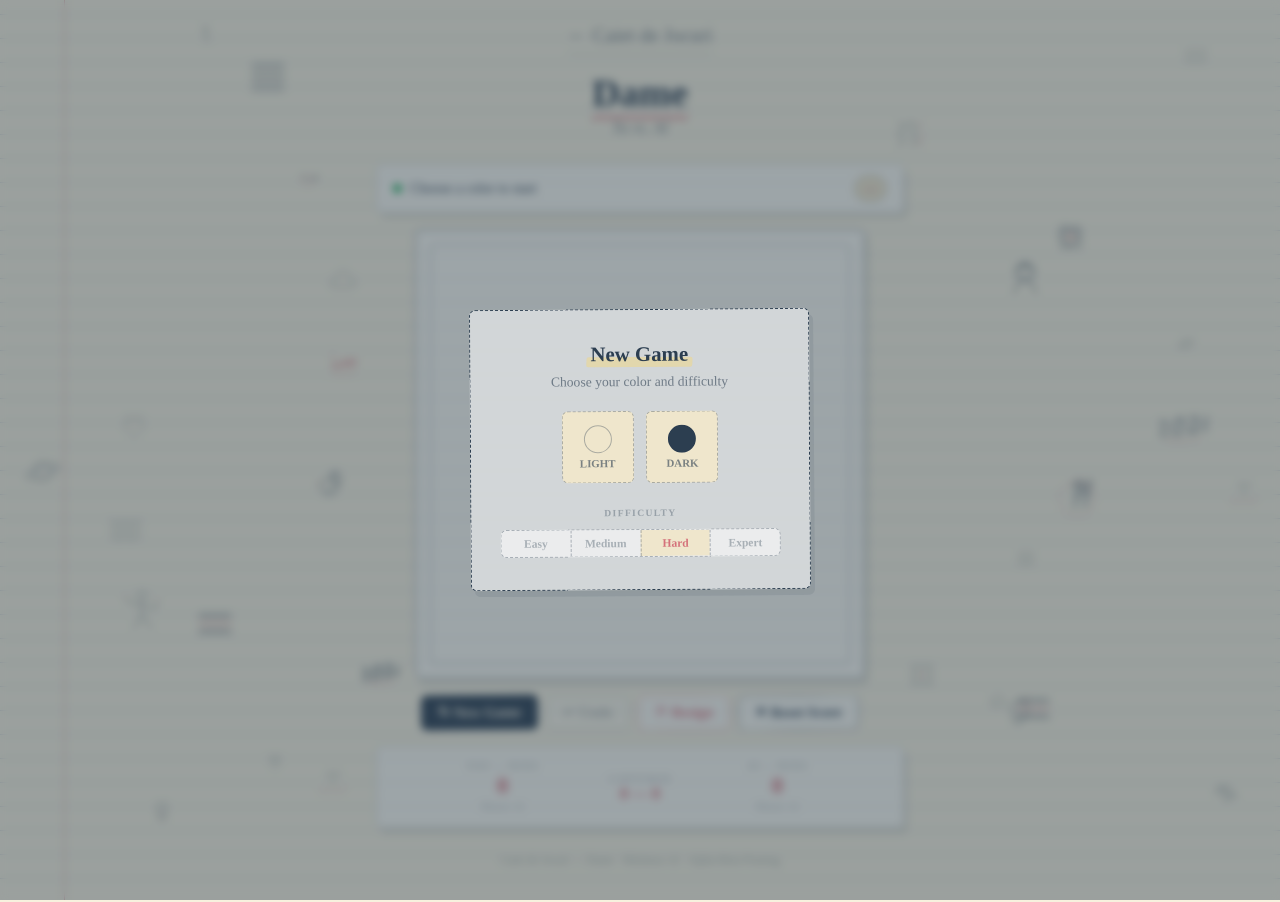
<file: Checkers/index.html>
<!DOCTYPE html>
<html lang="en">
<head>
  <meta charset="UTF-8">
  <meta name="viewport" content="width=device-width, initial-scale=1.0">
  <title>Dame — Caiet de Jocuri</title>
  <meta name="theme-color" content="#f7f1de">

  <!-- Tema Carnet de Schițe -->
  <link rel="stylesheet" href="../themes/carnet.css">
  <!-- Stiluri specifice Dame -->
  <link rel="stylesheet" href="css/styles.css">
  <!-- Biblioteca de doodle-uri -->
  <link rel="stylesheet" href="../doodle library/doodles.css">
</head>
<body>

<!-- SVG sprite doodle-uri -->
<div style="display:none" aria-hidden="true">
<svg xmlns="http://www.w3.org/2000/svg" aria-hidden="true">
  <defs>
    <symbol id="d01" viewBox="0 0 60 60"><g stroke="currentColor" stroke-width="1.6" fill="none" stroke-linecap="round" stroke-linejoin="round"><circle cx="30" cy="16" r="7"/><path d="M 30 23 L 30 42"/><path d="M 30 28 L 20 36 M 30 28 L 40 36"/><path d="M 30 42 L 22 54 M 30 42 L 38 54"/><path d="M 27 19 Q 30 21 33 19"/></g><circle cx="27" cy="15" r="0.8" fill="currentColor"/><circle cx="33" cy="15" r="0.8" fill="currentColor"/></symbol>
    <symbol id="d02" viewBox="0 0 60 60"><g stroke="currentColor" stroke-width="1.6" fill="none" stroke-linecap="round" stroke-linejoin="round"><circle cx="30" cy="14" r="6"/><path d="M 30 20 L 30 38"/><path d="M 30 26 L 14 22 M 30 26 L 46 30"/><path d="M 14 22 L 8 14 M 46 30 L 50 18"/><path d="M 30 38 L 20 54 M 30 38 L 42 54"/></g><circle cx="50" cy="18" r="1.5" fill="var(--accent,#d4717a)"/><circle cx="8" cy="14" r="1.5" fill="var(--accent,#d4717a)"/></symbol>
    <symbol id="d03" viewBox="0 0 60 60"><g stroke="currentColor" stroke-width="1.6" fill="none" stroke-linecap="round" stroke-linejoin="round"><ellipse cx="30" cy="18" rx="11" ry="9"/><path d="M 25 22 Q 30 26 35 22"/><path d="M 22 12 L 22 8 M 38 12 L 38 8"/><path d="M 22 27 L 18 50"/><path d="M 38 27 L 42 50"/><path d="M 25 32 L 14 38 M 35 32 L 46 38"/></g><circle cx="26" cy="17" r="1.2" fill="currentColor"/><circle cx="34" cy="17" r="1.2" fill="currentColor"/></symbol>
    <symbol id="d04" viewBox="0 0 60 60"><g stroke="currentColor" stroke-width="1.6" fill="none" stroke-linecap="round" stroke-linejoin="round"><rect x="20" y="10" width="20" height="20" rx="2"/><path d="M 24 24 L 36 24"/><path d="M 22 12 L 18 6 M 38 12 L 42 6"/><rect x="22" y="30" width="16" height="14"/><path d="M 22 36 L 14 42 M 38 36 L 46 42"/><path d="M 26 44 L 26 52 M 34 44 L 34 52"/></g><circle cx="26" cy="18" r="1.5" fill="currentColor"/><circle cx="34" cy="18" r="1.5" fill="currentColor"/><circle cx="18" cy="6" r="1.5" fill="var(--accent,#d4717a)"/><circle cx="42" cy="6" r="1.5" fill="var(--accent,#d4717a)"/></symbol>
    <symbol id="d05" viewBox="0 0 60 60"><g stroke="currentColor" stroke-width="1.6" fill="none" stroke-linecap="round" stroke-linejoin="round"><path d="M 14 36 Q 14 18 30 16 Q 46 18 46 36 L 44 50 L 16 50 Z"/><circle cx="22" cy="32" r="3"/><circle cx="38" cy="32" r="3"/><path d="M 22 42 L 26 44 L 30 42 L 34 44 L 38 42"/><path d="M 16 22 L 12 14 M 44 22 L 48 14"/></g><circle cx="22" cy="32" r="1" fill="currentColor"/><circle cx="38" cy="32" r="1" fill="currentColor"/></symbol>
    <symbol id="d06" viewBox="0 0 60 60"><g stroke="currentColor" stroke-width="1.6" fill="none" stroke-linecap="round" stroke-linejoin="round"><circle cx="30" cy="22" r="14"/><path d="M 24 27 Q 30 32 36 27"/><path d="M 18 10 Q 20 6 24 8"/><path d="M 42 10 Q 40 6 36 8"/><path d="M 22 36 L 22 50 L 38 50 L 38 36"/></g><circle cx="25" cy="20" r="1.2" fill="currentColor"/><circle cx="35" cy="20" r="1.2" fill="currentColor"/><path d="M 25 42 L 35 42" stroke="var(--accent,#d4717a)" stroke-width="1.4" fill="none" stroke-linecap="round"/></symbol>
    <symbol id="d07" viewBox="0 0 60 60"><g stroke="currentColor" stroke-width="1.6" fill="none" stroke-linecap="round" stroke-linejoin="round"><circle cx="30" cy="24" r="11"/><path d="M 19 24 Q 22 14 30 13 Q 38 14 41 24 L 41 22 Q 38 16 30 16 Q 22 16 19 22 Z" fill="currentColor"/><path d="M 27 31 Q 30 33 33 31"/><path d="M 24 35 L 16 50 M 36 35 L 44 50"/></g><circle cx="25" cy="26" r="1" fill="currentColor"/><circle cx="35" cy="26" r="1" fill="currentColor"/></symbol>
    <symbol id="d08" viewBox="0 0 60 60"><g stroke="currentColor" stroke-width="1.6" fill="none" stroke-linecap="round" stroke-linejoin="round"><path d="M 18 32 Q 14 18 28 14 Q 42 12 46 24 Q 48 36 38 40 L 36 50 L 24 50 L 22 38 Z"/><path d="M 26 32 L 34 32"/><path d="M 38 16 L 44 10"/></g><circle cx="26" cy="26" r="1.2" fill="currentColor"/><circle cx="36" cy="24" r="1.2" fill="currentColor"/><circle cx="44" cy="10" r="2.5" stroke="var(--accent,#d4717a)" stroke-width="1.4" fill="none"/></symbol>
    <symbol id="d09" viewBox="0 0 60 60"><path stroke="currentColor" stroke-width="1.6" fill="none" stroke-linecap="round" stroke-linejoin="round" d="M 10 30 Q 14 18 22 22 Q 30 28 22 36 Q 14 40 18 28 Q 24 18 32 24 Q 40 30 34 38 Q 28 44 32 34 Q 38 24 46 28 Q 52 34 46 42"/></symbol>
    <symbol id="d10" viewBox="0 0 60 60"><path stroke="currentColor" stroke-width="1.6" fill="none" stroke-linecap="round" stroke-linejoin="round" d="M 30 12 Q 14 14 16 30 Q 18 46 30 44 Q 42 44 42 32 Q 42 22 32 22 Q 24 22 24 30 Q 24 36 30 36 Q 34 36 34 32"/></symbol>
    <symbol id="d11" viewBox="0 0 60 60"><g fill="none" stroke-linecap="round" stroke-linejoin="round"><path stroke="currentColor" stroke-width="1.6" d="M 10 45 Q 14 35 18 45 Q 22 35 26 45 Q 30 35 34 45 Q 38 35 42 45 Q 46 35 50 45"/><path stroke="var(--accent,#d4717a)" stroke-width="1.4" d="M 10 35 Q 14 25 18 35 Q 22 25 26 35 Q 30 25 34 35 Q 38 25 42 35 Q 46 25 50 35"/><path stroke="currentColor" stroke-width="1.6" d="M 10 25 Q 14 15 18 25 Q 22 15 26 25 Q 30 15 34 25 Q 38 15 42 25 Q 46 15 50 25"/></g></symbol>
    <symbol id="d12" viewBox="0 0 60 60"><path stroke="currentColor" stroke-width="1.6" fill="none" stroke-linecap="round" stroke-linejoin="round" d="M 10 30 Q 16 14 24 20 Q 30 26 22 32 Q 14 36 22 24 Q 32 14 36 26 Q 40 38 30 42 Q 22 44 30 36 Q 42 28 48 38"/></symbol>
    <symbol id="d13" viewBox="0 0 60 60"><g fill="none" stroke-linecap="round" stroke-linejoin="round"><path stroke="currentColor" stroke-width="1.6" d="M 12 50 L 12 14 M 22 50 L 22 18 M 32 50 L 32 12 M 42 50 L 42 20 M 52 50 L 52 16"/><path stroke="var(--accent,#d4717a)" stroke-width="1.4" d="M 12 14 Q 22 8 32 12 Q 42 16 52 14"/></g></symbol>
    <symbol id="d14" viewBox="0 0 60 60"><g stroke="currentColor" stroke-width="1.6" fill="none" stroke-linecap="round" stroke-linejoin="round"><circle cx="30" cy="30" r="20"/><circle cx="30" cy="30" r="14"/><circle cx="30" cy="30" r="8"/></g><circle cx="30" cy="30" r="3" fill="var(--accent,#d4717a)"/></symbol>
    <symbol id="d15" viewBox="0 0 60 60"><g stroke="currentColor" stroke-width="1.6" fill="none" stroke-linecap="round" stroke-linejoin="round"><path d="M 10 16 Q 14 14 18 16 Q 22 14 26 16 Q 30 14 34 16 Q 38 14 42 16 Q 46 14 50 16"/><path d="M 10 24 Q 14 22 18 24 Q 22 22 26 24 Q 30 22 34 24 Q 38 22 42 24 Q 46 22 50 24"/><path d="M 10 32 Q 14 30 18 32 Q 22 30 26 32 Q 30 30 34 32 Q 38 30 42 32 Q 46 30 50 32"/><path d="M 10 40 Q 14 38 18 40 Q 22 38 26 40 Q 30 38 34 40 Q 38 38 42 40 Q 46 38 50 40"/><path d="M 10 48 Q 14 46 18 48 Q 22 46 26 48 Q 30 46 34 48 Q 38 46 42 48 Q 46 46 50 48"/></g></symbol>
    <symbol id="d16" viewBox="0 0 60 60"><path stroke="currentColor" stroke-width="1.6" fill="none" stroke-linecap="round" stroke-linejoin="round" d="M 12 12 L 48 12 L 48 16 L 14 16 L 14 20 L 48 20 L 48 24 L 14 24 L 14 28 L 48 28 L 48 32 L 14 32 L 14 36 L 48 36 L 48 40 L 14 40"/></symbol>
    <symbol id="d17" viewBox="0 0 60 60"><g stroke="currentColor" stroke-width="1.6" fill="none" stroke-linecap="round" stroke-linejoin="round"><path d="M 18 36 L 30 8 L 42 36 L 36 36 L 30 46 L 24 36 Z"/><path d="M 24 36 L 24 42 L 18 50 M 36 36 L 36 42 L 42 50"/></g><path stroke="var(--accent,#d4717a)" stroke-width="1.4" fill="none" stroke-linecap="round" d="M 28 50 L 30 56 M 32 50 L 30 56"/><ellipse cx="30" cy="22" rx="2" ry="3" fill="currentColor"/></symbol>
    <symbol id="d18" viewBox="0 0 60 60"><g stroke="currentColor" stroke-width="1.6" fill="none" stroke-linecap="round" stroke-linejoin="round"><ellipse cx="30" cy="30" rx="22" ry="4"/><path d="M 14 30 Q 14 18 30 18 Q 46 18 46 30"/><rect x="22" y="22" width="4" height="4"/><rect x="34" y="22" width="4" height="4"/></g><path stroke="var(--accent,#d4717a)" stroke-width="1.4" fill="none" stroke-linecap="round" d="M 20 36 L 18 44 M 30 36 L 30 46 M 40 36 L 42 44"/></symbol>
    <symbol id="d19" viewBox="0 0 60 60"><path stroke="currentColor" stroke-width="1.6" fill="none" stroke-linecap="round" stroke-linejoin="round" d="M 20 12 L 40 12 L 36 26 L 44 26 L 30 50 L 32 32 L 22 32 Z"/></symbol>
    <symbol id="d20" viewBox="0 0 60 60"><g stroke="currentColor" stroke-width="1.6" fill="none" stroke-linecap="round" stroke-linejoin="round"><circle cx="30" cy="32" r="12"/><ellipse cx="30" cy="32" rx="22" ry="6" transform="rotate(-20 30 32)"/></g><circle cx="26" cy="30" r="1" fill="currentColor"/><circle cx="34" cy="34" r="1" fill="var(--accent,#d4717a)"/></symbol>
    <symbol id="d21" viewBox="0 0 60 60"><g stroke="currentColor" stroke-width="1.6" fill="none" stroke-linecap="round" stroke-linejoin="round"><path d="M 18 18 Q 22 8 30 12 Q 38 8 42 18 Q 50 22 46 30 Q 50 38 42 42 Q 38 50 30 46 Q 22 50 18 42 Q 10 38 14 30 Q 10 22 18 18 Z"/><path d="M 24 36 Q 30 32 36 36"/></g><circle cx="24" cy="26" r="1.5" fill="currentColor"/><circle cx="36" cy="26" r="1.5" fill="currentColor"/></symbol>
    <symbol id="d22" viewBox="0 0 60 60"><path stroke="currentColor" stroke-width="1.6" fill="none" stroke-linecap="round" stroke-linejoin="round" d="M 12 32 Q 12 20 30 18 Q 48 20 48 32 Q 48 42 30 42 Q 26 42 22 44 Q 20 48 24 44 Q 14 42 12 32 Z"/><circle cx="24" cy="28" r="1.2" fill="currentColor"/><circle cx="32" cy="28" r="1.2" fill="currentColor"/><circle cx="40" cy="28" r="1.2" fill="currentColor"/></symbol>
    <symbol id="d23" viewBox="0 0 60 60"><path stroke="currentColor" stroke-width="1.6" fill="none" stroke-linecap="round" stroke-linejoin="round" d="M 18 20 Q 14 14 20 12 Q 28 14 30 20 Q 32 14 40 12 Q 46 14 42 20 Q 48 24 46 32 L 30 48 L 14 32 Q 12 24 18 20 Z"/><path stroke="var(--accent,#d4717a)" stroke-width="1.4" fill="none" stroke-linecap="round" stroke-linejoin="round" d="M 24 26 L 28 30 L 36 22"/></symbol>
    <symbol id="d24" viewBox="0 0 60 60"><g stroke="currentColor" stroke-width="1.6" fill="none" stroke-linecap="round" stroke-linejoin="round"><path d="M 20 24 Q 20 14 30 14 Q 40 14 40 24 L 40 36 Q 40 46 30 46 Q 20 46 20 36 Z"/><path d="M 28 32 Q 30 34 32 32"/><path d="M 18 18 L 14 14 M 42 18 L 46 14"/></g><ellipse cx="26" cy="26" rx="1.5" ry="2" fill="currentColor"/><ellipse cx="34" cy="26" rx="1.5" ry="2" fill="currentColor"/><path stroke="var(--accent,#d4717a)" stroke-width="1.4" fill="none" stroke-linecap="round" d="M 26 8 Q 30 4 34 8"/></symbol>
    <symbol id="d25" viewBox="0 0 60 60"><text x="30" y="42" font-family="Caveat,cursive" font-size="44" font-weight="700" fill="currentColor" text-anchor="middle" transform="rotate(-8 30 42)">2026</text><path stroke="var(--accent,#d4717a)" stroke-width="1.4" fill="none" stroke-linecap="round" d="M 8 48 Q 30 52 52 46"/></symbol>
    <symbol id="d26" viewBox="0 0 60 60"><text x="30" y="36" font-family="Caveat,cursive" font-size="32" font-weight="700" fill="var(--accent,#d4717a)" text-anchor="middle" transform="rotate(-12 30 36)">wow</text><g stroke="var(--accent,#d4717a)" stroke-width="1.4" fill="none" stroke-linecap="round"><path d="M 10 46 Q 30 50 50 44"/><path d="M 8 14 L 14 18 M 14 14 L 8 18"/></g></symbol>
    <symbol id="d27" viewBox="0 0 60 60"><text x="30" y="40" font-family="Caveat,cursive" font-size="44" font-weight="700" fill="currentColor" text-anchor="middle">?!</text><circle cx="30" cy="30" r="22" stroke="var(--accent,#d4717a)" stroke-width="1.4" fill="none" stroke-dasharray="3,3"/></symbol>
    <symbol id="d28" viewBox="0 0 60 60"><text x="30" y="40" font-family="Caveat,cursive" font-size="32" font-weight="700" fill="currentColor" text-anchor="middle" transform="rotate(-6 30 40)">hello :)</text></symbol>
    <symbol id="d29" viewBox="0 0 60 60"><text x="30" y="34" font-family="Caveat,cursive" font-size="22" font-weight="700" fill="currentColor" text-anchor="middle">T + A</text><path stroke="var(--accent,#d4717a)" stroke-width="1.4" fill="none" stroke-linecap="round" stroke-linejoin="round" d="M 14 38 Q 14 26 22 22 Q 28 24 30 30 Q 32 24 38 22 Q 46 26 46 38 L 30 52 Z"/></symbol>
    <symbol id="d30" viewBox="0 0 60 60"><g font-family="Caveat,cursive" font-size="14"><text x="14" y="22" fill="currentColor">∞</text><text x="26" y="22" fill="currentColor">∞</text><text x="38" y="22" fill="currentColor">∞</text><text x="14" y="38" fill="var(--accent,#d4717a)">∞</text><text x="26" y="38" fill="var(--accent,#d4717a)">∞</text><text x="38" y="38" fill="var(--accent,#d4717a)">∞</text><text x="14" y="54" fill="currentColor">∞</text><text x="26" y="54" fill="currentColor">∞</text><text x="38" y="54" fill="currentColor">∞</text></g></symbol>
    <symbol id="d31" viewBox="0 0 60 60"><g font-family="Caveat,cursive" font-size="14" fill="currentColor"><text x="14" y="20">1</text><text x="24" y="20">2</text><text x="34" y="20">3</text><text x="44" y="20">4</text><text x="14" y="34" fill="var(--accent,#d4717a)">5</text><text x="24" y="34">6</text><text x="34" y="34">7</text><text x="44" y="34">?</text></g><path stroke="var(--accent,#d4717a)" stroke-width="1.4" fill="none" stroke-linecap="round" d="M 12 30 L 36 38"/></symbol>
    <symbol id="d32" viewBox="0 0 60 60"><g font-family="Caveat,cursive" font-size="16" text-anchor="middle"><text x="30" y="20" fill="currentColor">când</text><text x="30" y="34" fill="currentColor">se</text><text x="30" y="48" fill="var(--accent,#d4717a)">termină?</text></g></symbol>
    <symbol id="d33" viewBox="0 0 60 60"><g stroke="currentColor" stroke-width="1.6" fill="none" stroke-linecap="round" stroke-linejoin="round"><ellipse cx="30" cy="34" rx="16" ry="11"/><circle cx="42" cy="26" r="9"/><path d="M 38 18 L 36 12 L 42 16 M 46 18 L 48 12 L 44 16"/><path d="M 40 30 L 42 31 L 44 30"/><path d="M 22 42 L 20 50 M 28 44 L 28 52 M 36 44 L 36 52"/></g><circle cx="44" cy="25" r="1.2" fill="currentColor"/><path stroke="var(--accent,#d4717a)" stroke-width="1.4" fill="none" stroke-linecap="round" d="M 16 28 Q 10 26 8 30"/></symbol>
    <symbol id="d34" viewBox="0 0 60 60"><g stroke="currentColor" stroke-width="1.6" fill="none" stroke-linecap="round" stroke-linejoin="round"><path d="M 14 38 Q 12 26 22 22 Q 28 18 38 22 Q 48 26 46 38 L 44 44 L 18 44 Z"/><circle cx="38" cy="30" r="6"/><path d="M 36 24 L 34 18 L 40 22"/><path d="M 20 44 L 18 50 M 28 44 L 28 50 M 36 44 L 36 50 M 44 44 L 46 50"/></g><circle cx="40" cy="30" r="1" fill="currentColor"/><path stroke="var(--accent,#d4717a)" stroke-width="1.4" fill="none" stroke-linecap="round" d="M 12 36 Q 6 32 8 28"/></symbol>
    <symbol id="d35" viewBox="0 0 60 60"><g stroke="currentColor" stroke-width="1.6" fill="none" stroke-linecap="round" stroke-linejoin="round"><ellipse cx="34" cy="34" rx="14" ry="10"/><path d="M 20 34 L 12 30 L 14 38 Z"/><path d="M 22 32 L 18 30"/><path d="M 38 44 Q 42 50 48 44 M 44 44 Q 48 48 44 48"/></g><circle cx="14" cy="34" r="1" fill="currentColor"/><g stroke="var(--accent,#d4717a)" stroke-width="1.4" fill="none" stroke-linecap="round"><path d="M 26 28 Q 30 26 34 28"/><path d="M 38 32 Q 42 30 46 32"/></g></symbol>
    <symbol id="d36" viewBox="0 0 60 60"><g stroke="currentColor" stroke-width="1.6" fill="none" stroke-linecap="round" stroke-linejoin="round"><path d="M 30 14 Q 18 14 18 28 Q 18 38 26 38 L 26 50 L 34 50 L 34 38 Q 42 38 42 28 Q 42 14 30 14 Z"/><path d="M 24 18 Q 18 8 14 14 M 36 18 Q 42 8 46 14"/><path d="M 26 32 L 34 32"/></g><circle cx="26" cy="26" r="1.2" fill="currentColor"/><circle cx="34" cy="26" r="1.2" fill="currentColor"/></symbol>
    <symbol id="d37" viewBox="0 0 60 60"><g stroke="currentColor" stroke-width="1.6" fill="none" stroke-linecap="round" stroke-linejoin="round"><ellipse cx="30" cy="34" rx="16" ry="11"/><circle cx="30" cy="20" r="8"/><path d="M 24 14 Q 22 8 28 10 M 36 14 Q 38 8 32 10"/><path d="M 29 24 Q 30 26 31 24"/></g><circle cx="27" cy="20" r="0.8" fill="currentColor"/><circle cx="33" cy="20" r="0.8" fill="currentColor"/><ellipse cx="30" cy="34" rx="6" ry="3" stroke="var(--accent,#d4717a)" stroke-width="1.4" fill="none"/></symbol>
    <symbol id="d38" viewBox="0 0 60 60"><g stroke="currentColor" stroke-width="1.6" fill="none" stroke-linecap="round" stroke-linejoin="round"><path d="M 14 36 Q 14 24 24 22 L 30 16 L 30 22 Q 40 22 44 30 L 50 30 L 46 36 Q 46 42 40 42 L 18 42 Q 14 42 14 36 Z"/><path d="M 22 42 L 22 48 M 38 42 L 38 48"/></g><circle cx="40" cy="30" r="1" fill="currentColor"/><ellipse cx="38" cy="34" rx="2" ry="1" stroke="var(--accent,#d4717a)" stroke-width="1.4" fill="none"/></symbol>
    <symbol id="d39" viewBox="0 0 60 60"><g stroke="currentColor" stroke-width="1.6" fill="none" stroke-linecap="round" stroke-linejoin="round"><path d="M 14 38 Q 10 26 20 22 Q 22 14 30 16 Q 38 14 40 22 Q 50 26 46 38 L 42 44 Q 30 44 30 38 Q 30 44 18 44 Z"/><path d="M 14 38 Q 8 40 6 36 M 46 38 Q 52 40 54 36"/></g><circle cx="22" cy="26" r="1" fill="currentColor"/><circle cx="38" cy="26" r="1" fill="currentColor"/><path stroke="var(--accent,#d4717a)" stroke-width="1.4" fill="none" stroke-linecap="round" d="M 28 32 Q 30 34 32 32"/></symbol>
    <symbol id="d40" viewBox="0 0 60 60"><g stroke="currentColor" stroke-width="1.6" fill="none" stroke-linecap="round" stroke-linejoin="round"><ellipse cx="30" cy="32" rx="11" ry="14"/><path d="M 24 18 L 18 10 L 22 18 M 36 18 L 42 10 L 38 18"/><circle cx="24" cy="26" r="3"/><circle cx="36" cy="26" r="3"/><path d="M 28 34 Q 30 36 32 34"/></g><circle cx="24" cy="26" r="1" fill="currentColor"/><circle cx="36" cy="26" r="1" fill="currentColor"/></symbol>
    <symbol id="d41" viewBox="0 0 60 60"><g stroke="currentColor" stroke-width="1.6" fill="none" stroke-linecap="round" stroke-linejoin="round"><path d="M 12 40 Q 14 36 18 40 Q 22 44 26 40 Q 30 36 34 40 Q 38 44 42 40 Q 46 36 50 40"/><path d="M 12 30 Q 14 26 18 30 Q 22 34 26 30 Q 30 26 34 30 Q 38 34 42 30 Q 46 26 50 30"/><path d="M 12 20 Q 14 16 18 20 Q 22 24 26 20 Q 30 16 34 20 Q 38 24 42 20 Q 46 16 50 20"/></g></symbol>
    <symbol id="d42" viewBox="0 0 60 60"><g stroke="currentColor" stroke-width="1.1" fill="none" stroke-linecap="round" stroke-linejoin="round"><circle cx="20" cy="20" r="3"/><circle cx="30" cy="20" r="3"/><circle cx="40" cy="20" r="3"/><circle cx="20" cy="30" r="3"/><circle cx="40" cy="30" r="3"/><circle cx="20" cy="40" r="3"/><circle cx="30" cy="40" r="3"/><circle cx="40" cy="40" r="3"/></g><circle cx="30" cy="30" r="3" stroke="var(--accent,#d4717a)" stroke-width="1.4" fill="none"/></symbol>
    <symbol id="d43" viewBox="0 0 60 60"><g fill="none" stroke-linecap="round" stroke-linejoin="round"><path stroke="currentColor" stroke-width="1.6" d="M 14 14 L 22 22 L 14 30 L 22 38 L 14 46"/><path stroke="currentColor" stroke-width="1.6" d="M 22 22 L 30 14 L 38 22 L 30 30 L 38 38 L 30 46"/><path stroke="var(--accent,#d4717a)" stroke-width="1.4" d="M 38 22 L 46 14 M 38 38 L 46 30 M 38 38 L 46 46"/></g></symbol>
    <symbol id="d44" viewBox="0 0 60 60"><g fill="none" stroke-linecap="round" stroke-linejoin="round"><path stroke="currentColor" stroke-width="1.6" d="M 30 12 Q 32 18 30 24 Q 28 30 30 36 Q 32 42 30 48"/><path stroke="var(--accent,#d4717a)" stroke-width="1.4" d="M 18 18 Q 20 24 18 30 Q 16 36 18 42"/><path stroke="var(--accent,#d4717a)" stroke-width="1.4" d="M 42 18 Q 44 24 42 30 Q 40 36 42 42"/></g></symbol>
    <symbol id="d45" viewBox="0 0 60 60"><g stroke="currentColor" fill="none" stroke-linecap="round" stroke-linejoin="round"><rect x="14" y="14" width="32" height="32" stroke-width="1.6"/><line x1="20" y1="14" x2="20" y2="46" stroke-width="1.1"/><line x1="26" y1="14" x2="26" y2="46" stroke-width="1.1"/><line x1="32" y1="14" x2="32" y2="46" stroke-width="1.1"/><line x1="38" y1="14" x2="38" y2="46" stroke-width="1.1"/><line x1="14" y1="20" x2="46" y2="20" stroke-width="1.1"/><line x1="14" y1="26" x2="46" y2="26" stroke-width="1.1"/><line x1="14" y1="32" x2="46" y2="32" stroke-width="1.1"/><line x1="14" y1="38" x2="46" y2="38" stroke-width="1.1"/></g><rect x="20" y="26" width="6" height="6" fill="currentColor"/><rect x="32" y="32" width="6" height="6" fill="currentColor"/><rect x="26" y="20" width="6" height="6" fill="var(--accent,#d4717a)"/></symbol>
    <symbol id="d46" viewBox="0 0 60 60"><path stroke="currentColor" stroke-width="1.6" fill="none" stroke-linecap="round" stroke-linejoin="round" d="M 10 30 L 16 30 L 20 22 L 26 38 L 30 24 L 34 36 L 40 28 L 50 30"/></symbol>
    <symbol id="d47" viewBox="0 0 60 60"><g fill="none" stroke-linecap="round" stroke-linejoin="round"><path stroke="currentColor" stroke-width="1.6" d="M 30 10 L 30 50 M 10 30 L 50 30"/><path stroke="var(--accent,#d4717a)" stroke-width="1.4" d="M 14 14 L 26 26 M 26 14 L 14 26"/><circle stroke="var(--accent,#d4717a)" stroke-width="1.4" cx="40" cy="20" r="5"/><path stroke="var(--accent,#d4717a)" stroke-width="1.4" d="M 36 40 L 44 48 M 44 40 L 36 48"/><circle stroke="var(--accent,#d4717a)" stroke-width="1.4" cx="20" cy="44" r="5"/></g></symbol>
    <symbol id="d48" viewBox="0 0 60 60"><g stroke="currentColor" stroke-width="2" fill="none" stroke-linecap="round" stroke-linejoin="round"><path d="M 30 8 L 30 26 M 22 16 L 30 8 L 38 16"/><path d="M 30 52 L 30 34 M 22 44 L 30 52 L 38 44"/><path d="M 8 30 L 26 30 M 16 22 L 8 30 L 16 38"/><path d="M 52 30 L 34 30 M 44 22 L 52 30 L 44 38"/></g></symbol>
  </defs>
</svg>
</div>


  <div class="page">

    <a href="../index.html" class="nav-back">← Caiet de Jocuri</a>

    <header>
      <h1>Dame</h1>
      <p class="subtitle">Tu vs. AI</p>
    </header>

    <!-- Color + Difficulty Dialog -->
    <div id="colorOverlay" class="overlay visible">
      <div class="dialog">
        <h2>New Game</h2>
        <p>Choose your color and difficulty</p>

        <div class="color-options">
          <button class="color-btn" onclick="startGame('light')">
            <div class="swatch" style="background:var(--checker-light)"></div>
            LIGHT
          </button>
          <button class="color-btn" onclick="startGame('dark')">
            <div class="swatch" style="background:var(--checker-dark)"></div>
            DARK
          </button>
        </div>

        <div class="dialog-label field-label">Difficulty</div>
        <div class="difficulty-row">
          <button class="diff-btn" data-diff="easy"   onclick="setDifficulty('easy')">Easy</button>
          <button class="diff-btn" data-diff="medium" onclick="setDifficulty('medium')">Medium</button>
          <button class="diff-btn active" data-diff="hard"   onclick="setDifficulty('hard')">Hard</button>
          <button class="diff-btn" data-diff="expert" onclick="setDifficulty('expert')">Expert</button>
        </div>
      </div>
    </div>

    <!-- Status Bar -->
    <div class="status-bar" id="statusBar">
      <div class="status-icon"></div>
      <span id="statusText">Choose a color to start</span>
      <span class="turn-badge" id="turnBadge">—</span>
    </div>

    <!-- Board -->
    <div class="board-frame">
      <div class="board" id="board"></div>
    </div>

    <!-- Thinking Indicator -->
    <div class="thinking" id="thinking">
      <div class="thinking-dots"><span></span><span></span><span></span></div>
      <span>AI is thinking...</span>
    </div>

    <!-- Controls -->
    <div class="controls">
      <button class="btn btn-primary" onclick="showColorDialog()">↻ New Game</button>
      <button class="btn" id="undoBtn" onclick="undoMove()" disabled>↩ Undo</button>
      <button class="btn btn-danger" onclick="resignGame()">⚐ Resign</button>
      <button class="btn" onclick="resetScores()">✕ Reset Score</button>
    </div>

    <!-- Scoreboard -->
    <div class="scoreboard panel">
      <div class="score-side">
        <div class="score-label">You — Wins</div>
        <div class="score-main" id="scorePlayer">0</div>
        <div class="score-sub">Pieces: <span id="piecesPlayer">12</span></div>
      </div>
      <div class="score-center">
        <div class="score-label">Captured</div>
        <div class="score-main" style="font-size:1rem" id="captured">0 — 0</div>
      </div>
      <div class="score-side">
        <div class="score-label">AI — Wins</div>
        <div class="score-main" id="scoreAI">0</div>
        <div class="score-sub">Pieces: <span id="piecesAI">12</span></div>
      </div>
    </div>

    <footer>Caiet de Jocuri — Dame · Minimax AI · Alpha-Beta Pruning</footer>

  </div>

  <script src="js/ai.js"></script>
  <script src="js/game.js"></script>
  <script src="../doodle library/doodles.js"></script>
  <script src="../doodle library/doodles-init.js"></script>

</body>
</html>
</file>
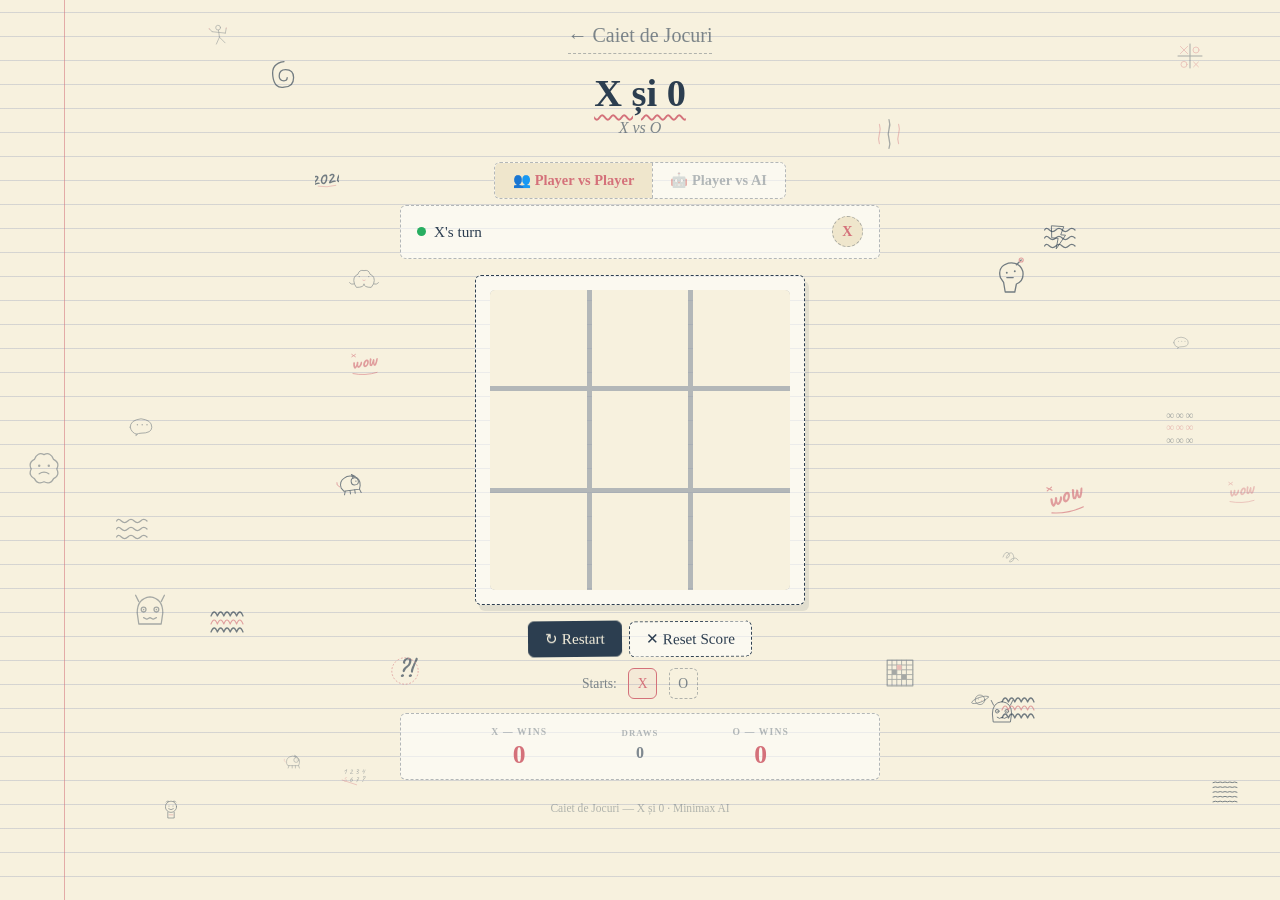
<file: Tic Tac Toe/index.html>
<!DOCTYPE html>
<html lang="en">
<head>
  <meta charset="UTF-8">
  <meta name="viewport" content="width=device-width, initial-scale=1.0">
  <title>X și 0 — Caiet de Jocuri</title>
  <meta name="theme-color" content="#f7f1de">

  <!-- Tema Carnet de Schițe -->
  <link rel="stylesheet" href="../themes/carnet.css">
  <!-- Stiluri specifice X și 0 -->
  <link rel="stylesheet" href="css/styles.css">
  <!-- Biblioteca de doodle-uri -->
  <link rel="stylesheet" href="../doodle library/doodles.css">
</head>
<body>

<!-- SVG sprite doodle-uri -->
<div style="display:none" aria-hidden="true">
<svg xmlns="http://www.w3.org/2000/svg" aria-hidden="true">
  <defs>
    <symbol id="d01" viewBox="0 0 60 60"><g stroke="currentColor" stroke-width="1.6" fill="none" stroke-linecap="round" stroke-linejoin="round"><circle cx="30" cy="16" r="7"/><path d="M 30 23 L 30 42"/><path d="M 30 28 L 20 36 M 30 28 L 40 36"/><path d="M 30 42 L 22 54 M 30 42 L 38 54"/><path d="M 27 19 Q 30 21 33 19"/></g><circle cx="27" cy="15" r="0.8" fill="currentColor"/><circle cx="33" cy="15" r="0.8" fill="currentColor"/></symbol>
    <symbol id="d02" viewBox="0 0 60 60"><g stroke="currentColor" stroke-width="1.6" fill="none" stroke-linecap="round" stroke-linejoin="round"><circle cx="30" cy="14" r="6"/><path d="M 30 20 L 30 38"/><path d="M 30 26 L 14 22 M 30 26 L 46 30"/><path d="M 14 22 L 8 14 M 46 30 L 50 18"/><path d="M 30 38 L 20 54 M 30 38 L 42 54"/></g><circle cx="50" cy="18" r="1.5" fill="var(--accent,#d4717a)"/><circle cx="8" cy="14" r="1.5" fill="var(--accent,#d4717a)"/></symbol>
    <symbol id="d03" viewBox="0 0 60 60"><g stroke="currentColor" stroke-width="1.6" fill="none" stroke-linecap="round" stroke-linejoin="round"><ellipse cx="30" cy="18" rx="11" ry="9"/><path d="M 25 22 Q 30 26 35 22"/><path d="M 22 12 L 22 8 M 38 12 L 38 8"/><path d="M 22 27 L 18 50"/><path d="M 38 27 L 42 50"/><path d="M 25 32 L 14 38 M 35 32 L 46 38"/></g><circle cx="26" cy="17" r="1.2" fill="currentColor"/><circle cx="34" cy="17" r="1.2" fill="currentColor"/></symbol>
    <symbol id="d04" viewBox="0 0 60 60"><g stroke="currentColor" stroke-width="1.6" fill="none" stroke-linecap="round" stroke-linejoin="round"><rect x="20" y="10" width="20" height="20" rx="2"/><path d="M 24 24 L 36 24"/><path d="M 22 12 L 18 6 M 38 12 L 42 6"/><rect x="22" y="30" width="16" height="14"/><path d="M 22 36 L 14 42 M 38 36 L 46 42"/><path d="M 26 44 L 26 52 M 34 44 L 34 52"/></g><circle cx="26" cy="18" r="1.5" fill="currentColor"/><circle cx="34" cy="18" r="1.5" fill="currentColor"/><circle cx="18" cy="6" r="1.5" fill="var(--accent,#d4717a)"/><circle cx="42" cy="6" r="1.5" fill="var(--accent,#d4717a)"/></symbol>
    <symbol id="d05" viewBox="0 0 60 60"><g stroke="currentColor" stroke-width="1.6" fill="none" stroke-linecap="round" stroke-linejoin="round"><path d="M 14 36 Q 14 18 30 16 Q 46 18 46 36 L 44 50 L 16 50 Z"/><circle cx="22" cy="32" r="3"/><circle cx="38" cy="32" r="3"/><path d="M 22 42 L 26 44 L 30 42 L 34 44 L 38 42"/><path d="M 16 22 L 12 14 M 44 22 L 48 14"/></g><circle cx="22" cy="32" r="1" fill="currentColor"/><circle cx="38" cy="32" r="1" fill="currentColor"/></symbol>
    <symbol id="d06" viewBox="0 0 60 60"><g stroke="currentColor" stroke-width="1.6" fill="none" stroke-linecap="round" stroke-linejoin="round"><circle cx="30" cy="22" r="14"/><path d="M 24 27 Q 30 32 36 27"/><path d="M 18 10 Q 20 6 24 8"/><path d="M 42 10 Q 40 6 36 8"/><path d="M 22 36 L 22 50 L 38 50 L 38 36"/></g><circle cx="25" cy="20" r="1.2" fill="currentColor"/><circle cx="35" cy="20" r="1.2" fill="currentColor"/><path d="M 25 42 L 35 42" stroke="var(--accent,#d4717a)" stroke-width="1.4" fill="none" stroke-linecap="round"/></symbol>
    <symbol id="d07" viewBox="0 0 60 60"><g stroke="currentColor" stroke-width="1.6" fill="none" stroke-linecap="round" stroke-linejoin="round"><circle cx="30" cy="24" r="11"/><path d="M 19 24 Q 22 14 30 13 Q 38 14 41 24 L 41 22 Q 38 16 30 16 Q 22 16 19 22 Z" fill="currentColor"/><path d="M 27 31 Q 30 33 33 31"/><path d="M 24 35 L 16 50 M 36 35 L 44 50"/></g><circle cx="25" cy="26" r="1" fill="currentColor"/><circle cx="35" cy="26" r="1" fill="currentColor"/></symbol>
    <symbol id="d08" viewBox="0 0 60 60"><g stroke="currentColor" stroke-width="1.6" fill="none" stroke-linecap="round" stroke-linejoin="round"><path d="M 18 32 Q 14 18 28 14 Q 42 12 46 24 Q 48 36 38 40 L 36 50 L 24 50 L 22 38 Z"/><path d="M 26 32 L 34 32"/><path d="M 38 16 L 44 10"/></g><circle cx="26" cy="26" r="1.2" fill="currentColor"/><circle cx="36" cy="24" r="1.2" fill="currentColor"/><circle cx="44" cy="10" r="2.5" stroke="var(--accent,#d4717a)" stroke-width="1.4" fill="none"/></symbol>
    <symbol id="d09" viewBox="0 0 60 60"><path stroke="currentColor" stroke-width="1.6" fill="none" stroke-linecap="round" stroke-linejoin="round" d="M 10 30 Q 14 18 22 22 Q 30 28 22 36 Q 14 40 18 28 Q 24 18 32 24 Q 40 30 34 38 Q 28 44 32 34 Q 38 24 46 28 Q 52 34 46 42"/></symbol>
    <symbol id="d10" viewBox="0 0 60 60"><path stroke="currentColor" stroke-width="1.6" fill="none" stroke-linecap="round" stroke-linejoin="round" d="M 30 12 Q 14 14 16 30 Q 18 46 30 44 Q 42 44 42 32 Q 42 22 32 22 Q 24 22 24 30 Q 24 36 30 36 Q 34 36 34 32"/></symbol>
    <symbol id="d11" viewBox="0 0 60 60"><g fill="none" stroke-linecap="round" stroke-linejoin="round"><path stroke="currentColor" stroke-width="1.6" d="M 10 45 Q 14 35 18 45 Q 22 35 26 45 Q 30 35 34 45 Q 38 35 42 45 Q 46 35 50 45"/><path stroke="var(--accent,#d4717a)" stroke-width="1.4" d="M 10 35 Q 14 25 18 35 Q 22 25 26 35 Q 30 25 34 35 Q 38 25 42 35 Q 46 25 50 35"/><path stroke="currentColor" stroke-width="1.6" d="M 10 25 Q 14 15 18 25 Q 22 15 26 25 Q 30 15 34 25 Q 38 15 42 25 Q 46 15 50 25"/></g></symbol>
    <symbol id="d12" viewBox="0 0 60 60"><path stroke="currentColor" stroke-width="1.6" fill="none" stroke-linecap="round" stroke-linejoin="round" d="M 10 30 Q 16 14 24 20 Q 30 26 22 32 Q 14 36 22 24 Q 32 14 36 26 Q 40 38 30 42 Q 22 44 30 36 Q 42 28 48 38"/></symbol>
    <symbol id="d13" viewBox="0 0 60 60"><g fill="none" stroke-linecap="round" stroke-linejoin="round"><path stroke="currentColor" stroke-width="1.6" d="M 12 50 L 12 14 M 22 50 L 22 18 M 32 50 L 32 12 M 42 50 L 42 20 M 52 50 L 52 16"/><path stroke="var(--accent,#d4717a)" stroke-width="1.4" d="M 12 14 Q 22 8 32 12 Q 42 16 52 14"/></g></symbol>
    <symbol id="d14" viewBox="0 0 60 60"><g stroke="currentColor" stroke-width="1.6" fill="none" stroke-linecap="round" stroke-linejoin="round"><circle cx="30" cy="30" r="20"/><circle cx="30" cy="30" r="14"/><circle cx="30" cy="30" r="8"/></g><circle cx="30" cy="30" r="3" fill="var(--accent,#d4717a)"/></symbol>
    <symbol id="d15" viewBox="0 0 60 60"><g stroke="currentColor" stroke-width="1.6" fill="none" stroke-linecap="round" stroke-linejoin="round"><path d="M 10 16 Q 14 14 18 16 Q 22 14 26 16 Q 30 14 34 16 Q 38 14 42 16 Q 46 14 50 16"/><path d="M 10 24 Q 14 22 18 24 Q 22 22 26 24 Q 30 22 34 24 Q 38 22 42 24 Q 46 22 50 24"/><path d="M 10 32 Q 14 30 18 32 Q 22 30 26 32 Q 30 30 34 32 Q 38 30 42 32 Q 46 30 50 32"/><path d="M 10 40 Q 14 38 18 40 Q 22 38 26 40 Q 30 38 34 40 Q 38 38 42 40 Q 46 38 50 40"/><path d="M 10 48 Q 14 46 18 48 Q 22 46 26 48 Q 30 46 34 48 Q 38 46 42 48 Q 46 46 50 48"/></g></symbol>
    <symbol id="d16" viewBox="0 0 60 60"><path stroke="currentColor" stroke-width="1.6" fill="none" stroke-linecap="round" stroke-linejoin="round" d="M 12 12 L 48 12 L 48 16 L 14 16 L 14 20 L 48 20 L 48 24 L 14 24 L 14 28 L 48 28 L 48 32 L 14 32 L 14 36 L 48 36 L 48 40 L 14 40"/></symbol>
    <symbol id="d17" viewBox="0 0 60 60"><g stroke="currentColor" stroke-width="1.6" fill="none" stroke-linecap="round" stroke-linejoin="round"><path d="M 18 36 L 30 8 L 42 36 L 36 36 L 30 46 L 24 36 Z"/><path d="M 24 36 L 24 42 L 18 50 M 36 36 L 36 42 L 42 50"/></g><path stroke="var(--accent,#d4717a)" stroke-width="1.4" fill="none" stroke-linecap="round" d="M 28 50 L 30 56 M 32 50 L 30 56"/><ellipse cx="30" cy="22" rx="2" ry="3" fill="currentColor"/></symbol>
    <symbol id="d18" viewBox="0 0 60 60"><g stroke="currentColor" stroke-width="1.6" fill="none" stroke-linecap="round" stroke-linejoin="round"><ellipse cx="30" cy="30" rx="22" ry="4"/><path d="M 14 30 Q 14 18 30 18 Q 46 18 46 30"/><rect x="22" y="22" width="4" height="4"/><rect x="34" y="22" width="4" height="4"/></g><path stroke="var(--accent,#d4717a)" stroke-width="1.4" fill="none" stroke-linecap="round" d="M 20 36 L 18 44 M 30 36 L 30 46 M 40 36 L 42 44"/></symbol>
    <symbol id="d19" viewBox="0 0 60 60"><path stroke="currentColor" stroke-width="1.6" fill="none" stroke-linecap="round" stroke-linejoin="round" d="M 20 12 L 40 12 L 36 26 L 44 26 L 30 50 L 32 32 L 22 32 Z"/></symbol>
    <symbol id="d20" viewBox="0 0 60 60"><g stroke="currentColor" stroke-width="1.6" fill="none" stroke-linecap="round" stroke-linejoin="round"><circle cx="30" cy="32" r="12"/><ellipse cx="30" cy="32" rx="22" ry="6" transform="rotate(-20 30 32)"/></g><circle cx="26" cy="30" r="1" fill="currentColor"/><circle cx="34" cy="34" r="1" fill="var(--accent,#d4717a)"/></symbol>
    <symbol id="d21" viewBox="0 0 60 60"><g stroke="currentColor" stroke-width="1.6" fill="none" stroke-linecap="round" stroke-linejoin="round"><path d="M 18 18 Q 22 8 30 12 Q 38 8 42 18 Q 50 22 46 30 Q 50 38 42 42 Q 38 50 30 46 Q 22 50 18 42 Q 10 38 14 30 Q 10 22 18 18 Z"/><path d="M 24 36 Q 30 32 36 36"/></g><circle cx="24" cy="26" r="1.5" fill="currentColor"/><circle cx="36" cy="26" r="1.5" fill="currentColor"/></symbol>
    <symbol id="d22" viewBox="0 0 60 60"><path stroke="currentColor" stroke-width="1.6" fill="none" stroke-linecap="round" stroke-linejoin="round" d="M 12 32 Q 12 20 30 18 Q 48 20 48 32 Q 48 42 30 42 Q 26 42 22 44 Q 20 48 24 44 Q 14 42 12 32 Z"/><circle cx="24" cy="28" r="1.2" fill="currentColor"/><circle cx="32" cy="28" r="1.2" fill="currentColor"/><circle cx="40" cy="28" r="1.2" fill="currentColor"/></symbol>
    <symbol id="d23" viewBox="0 0 60 60"><path stroke="currentColor" stroke-width="1.6" fill="none" stroke-linecap="round" stroke-linejoin="round" d="M 18 20 Q 14 14 20 12 Q 28 14 30 20 Q 32 14 40 12 Q 46 14 42 20 Q 48 24 46 32 L 30 48 L 14 32 Q 12 24 18 20 Z"/><path stroke="var(--accent,#d4717a)" stroke-width="1.4" fill="none" stroke-linecap="round" stroke-linejoin="round" d="M 24 26 L 28 30 L 36 22"/></symbol>
    <symbol id="d24" viewBox="0 0 60 60"><g stroke="currentColor" stroke-width="1.6" fill="none" stroke-linecap="round" stroke-linejoin="round"><path d="M 20 24 Q 20 14 30 14 Q 40 14 40 24 L 40 36 Q 40 46 30 46 Q 20 46 20 36 Z"/><path d="M 28 32 Q 30 34 32 32"/><path d="M 18 18 L 14 14 M 42 18 L 46 14"/></g><ellipse cx="26" cy="26" rx="1.5" ry="2" fill="currentColor"/><ellipse cx="34" cy="26" rx="1.5" ry="2" fill="currentColor"/><path stroke="var(--accent,#d4717a)" stroke-width="1.4" fill="none" stroke-linecap="round" d="M 26 8 Q 30 4 34 8"/></symbol>
    <symbol id="d25" viewBox="0 0 60 60"><text x="30" y="42" font-family="Caveat,cursive" font-size="44" font-weight="700" fill="currentColor" text-anchor="middle" transform="rotate(-8 30 42)">2026</text><path stroke="var(--accent,#d4717a)" stroke-width="1.4" fill="none" stroke-linecap="round" d="M 8 48 Q 30 52 52 46"/></symbol>
    <symbol id="d26" viewBox="0 0 60 60"><text x="30" y="36" font-family="Caveat,cursive" font-size="32" font-weight="700" fill="var(--accent,#d4717a)" text-anchor="middle" transform="rotate(-12 30 36)">wow</text><g stroke="var(--accent,#d4717a)" stroke-width="1.4" fill="none" stroke-linecap="round"><path d="M 10 46 Q 30 50 50 44"/><path d="M 8 14 L 14 18 M 14 14 L 8 18"/></g></symbol>
    <symbol id="d27" viewBox="0 0 60 60"><text x="30" y="40" font-family="Caveat,cursive" font-size="44" font-weight="700" fill="currentColor" text-anchor="middle">?!</text><circle cx="30" cy="30" r="22" stroke="var(--accent,#d4717a)" stroke-width="1.4" fill="none" stroke-dasharray="3,3"/></symbol>
    <symbol id="d28" viewBox="0 0 60 60"><text x="30" y="40" font-family="Caveat,cursive" font-size="32" font-weight="700" fill="currentColor" text-anchor="middle" transform="rotate(-6 30 40)">hello :)</text></symbol>
    <symbol id="d29" viewBox="0 0 60 60"><text x="30" y="34" font-family="Caveat,cursive" font-size="22" font-weight="700" fill="currentColor" text-anchor="middle">T + A</text><path stroke="var(--accent,#d4717a)" stroke-width="1.4" fill="none" stroke-linecap="round" stroke-linejoin="round" d="M 14 38 Q 14 26 22 22 Q 28 24 30 30 Q 32 24 38 22 Q 46 26 46 38 L 30 52 Z"/></symbol>
    <symbol id="d30" viewBox="0 0 60 60"><g font-family="Caveat,cursive" font-size="14"><text x="14" y="22" fill="currentColor">∞</text><text x="26" y="22" fill="currentColor">∞</text><text x="38" y="22" fill="currentColor">∞</text><text x="14" y="38" fill="var(--accent,#d4717a)">∞</text><text x="26" y="38" fill="var(--accent,#d4717a)">∞</text><text x="38" y="38" fill="var(--accent,#d4717a)">∞</text><text x="14" y="54" fill="currentColor">∞</text><text x="26" y="54" fill="currentColor">∞</text><text x="38" y="54" fill="currentColor">∞</text></g></symbol>
    <symbol id="d31" viewBox="0 0 60 60"><g font-family="Caveat,cursive" font-size="14" fill="currentColor"><text x="14" y="20">1</text><text x="24" y="20">2</text><text x="34" y="20">3</text><text x="44" y="20">4</text><text x="14" y="34" fill="var(--accent,#d4717a)">5</text><text x="24" y="34">6</text><text x="34" y="34">7</text><text x="44" y="34">?</text></g><path stroke="var(--accent,#d4717a)" stroke-width="1.4" fill="none" stroke-linecap="round" d="M 12 30 L 36 38"/></symbol>
    <symbol id="d32" viewBox="0 0 60 60"><g font-family="Caveat,cursive" font-size="16" text-anchor="middle"><text x="30" y="20" fill="currentColor">când</text><text x="30" y="34" fill="currentColor">se</text><text x="30" y="48" fill="var(--accent,#d4717a)">termină?</text></g></symbol>
    <symbol id="d33" viewBox="0 0 60 60"><g stroke="currentColor" stroke-width="1.6" fill="none" stroke-linecap="round" stroke-linejoin="round"><ellipse cx="30" cy="34" rx="16" ry="11"/><circle cx="42" cy="26" r="9"/><path d="M 38 18 L 36 12 L 42 16 M 46 18 L 48 12 L 44 16"/><path d="M 40 30 L 42 31 L 44 30"/><path d="M 22 42 L 20 50 M 28 44 L 28 52 M 36 44 L 36 52"/></g><circle cx="44" cy="25" r="1.2" fill="currentColor"/><path stroke="var(--accent,#d4717a)" stroke-width="1.4" fill="none" stroke-linecap="round" d="M 16 28 Q 10 26 8 30"/></symbol>
    <symbol id="d34" viewBox="0 0 60 60"><g stroke="currentColor" stroke-width="1.6" fill="none" stroke-linecap="round" stroke-linejoin="round"><path d="M 14 38 Q 12 26 22 22 Q 28 18 38 22 Q 48 26 46 38 L 44 44 L 18 44 Z"/><circle cx="38" cy="30" r="6"/><path d="M 36 24 L 34 18 L 40 22"/><path d="M 20 44 L 18 50 M 28 44 L 28 50 M 36 44 L 36 50 M 44 44 L 46 50"/></g><circle cx="40" cy="30" r="1" fill="currentColor"/><path stroke="var(--accent,#d4717a)" stroke-width="1.4" fill="none" stroke-linecap="round" d="M 12 36 Q 6 32 8 28"/></symbol>
    <symbol id="d35" viewBox="0 0 60 60"><g stroke="currentColor" stroke-width="1.6" fill="none" stroke-linecap="round" stroke-linejoin="round"><ellipse cx="34" cy="34" rx="14" ry="10"/><path d="M 20 34 L 12 30 L 14 38 Z"/><path d="M 22 32 L 18 30"/><path d="M 38 44 Q 42 50 48 44 M 44 44 Q 48 48 44 48"/></g><circle cx="14" cy="34" r="1" fill="currentColor"/><g stroke="var(--accent,#d4717a)" stroke-width="1.4" fill="none" stroke-linecap="round"><path d="M 26 28 Q 30 26 34 28"/><path d="M 38 32 Q 42 30 46 32"/></g></symbol>
    <symbol id="d36" viewBox="0 0 60 60"><g stroke="currentColor" stroke-width="1.6" fill="none" stroke-linecap="round" stroke-linejoin="round"><path d="M 30 14 Q 18 14 18 28 Q 18 38 26 38 L 26 50 L 34 50 L 34 38 Q 42 38 42 28 Q 42 14 30 14 Z"/><path d="M 24 18 Q 18 8 14 14 M 36 18 Q 42 8 46 14"/><path d="M 26 32 L 34 32"/></g><circle cx="26" cy="26" r="1.2" fill="currentColor"/><circle cx="34" cy="26" r="1.2" fill="currentColor"/></symbol>
    <symbol id="d37" viewBox="0 0 60 60"><g stroke="currentColor" stroke-width="1.6" fill="none" stroke-linecap="round" stroke-linejoin="round"><ellipse cx="30" cy="34" rx="16" ry="11"/><circle cx="30" cy="20" r="8"/><path d="M 24 14 Q 22 8 28 10 M 36 14 Q 38 8 32 10"/><path d="M 29 24 Q 30 26 31 24"/></g><circle cx="27" cy="20" r="0.8" fill="currentColor"/><circle cx="33" cy="20" r="0.8" fill="currentColor"/><ellipse cx="30" cy="34" rx="6" ry="3" stroke="var(--accent,#d4717a)" stroke-width="1.4" fill="none"/></symbol>
    <symbol id="d38" viewBox="0 0 60 60"><g stroke="currentColor" stroke-width="1.6" fill="none" stroke-linecap="round" stroke-linejoin="round"><path d="M 14 36 Q 14 24 24 22 L 30 16 L 30 22 Q 40 22 44 30 L 50 30 L 46 36 Q 46 42 40 42 L 18 42 Q 14 42 14 36 Z"/><path d="M 22 42 L 22 48 M 38 42 L 38 48"/></g><circle cx="40" cy="30" r="1" fill="currentColor"/><ellipse cx="38" cy="34" rx="2" ry="1" stroke="var(--accent,#d4717a)" stroke-width="1.4" fill="none"/></symbol>
    <symbol id="d39" viewBox="0 0 60 60"><g stroke="currentColor" stroke-width="1.6" fill="none" stroke-linecap="round" stroke-linejoin="round"><path d="M 14 38 Q 10 26 20 22 Q 22 14 30 16 Q 38 14 40 22 Q 50 26 46 38 L 42 44 Q 30 44 30 38 Q 30 44 18 44 Z"/><path d="M 14 38 Q 8 40 6 36 M 46 38 Q 52 40 54 36"/></g><circle cx="22" cy="26" r="1" fill="currentColor"/><circle cx="38" cy="26" r="1" fill="currentColor"/><path stroke="var(--accent,#d4717a)" stroke-width="1.4" fill="none" stroke-linecap="round" d="M 28 32 Q 30 34 32 32"/></symbol>
    <symbol id="d40" viewBox="0 0 60 60"><g stroke="currentColor" stroke-width="1.6" fill="none" stroke-linecap="round" stroke-linejoin="round"><ellipse cx="30" cy="32" rx="11" ry="14"/><path d="M 24 18 L 18 10 L 22 18 M 36 18 L 42 10 L 38 18"/><circle cx="24" cy="26" r="3"/><circle cx="36" cy="26" r="3"/><path d="M 28 34 Q 30 36 32 34"/></g><circle cx="24" cy="26" r="1" fill="currentColor"/><circle cx="36" cy="26" r="1" fill="currentColor"/></symbol>
    <symbol id="d41" viewBox="0 0 60 60"><g stroke="currentColor" stroke-width="1.6" fill="none" stroke-linecap="round" stroke-linejoin="round"><path d="M 12 40 Q 14 36 18 40 Q 22 44 26 40 Q 30 36 34 40 Q 38 44 42 40 Q 46 36 50 40"/><path d="M 12 30 Q 14 26 18 30 Q 22 34 26 30 Q 30 26 34 30 Q 38 34 42 30 Q 46 26 50 30"/><path d="M 12 20 Q 14 16 18 20 Q 22 24 26 20 Q 30 16 34 20 Q 38 24 42 20 Q 46 16 50 20"/></g></symbol>
    <symbol id="d42" viewBox="0 0 60 60"><g stroke="currentColor" stroke-width="1.1" fill="none" stroke-linecap="round" stroke-linejoin="round"><circle cx="20" cy="20" r="3"/><circle cx="30" cy="20" r="3"/><circle cx="40" cy="20" r="3"/><circle cx="20" cy="30" r="3"/><circle cx="40" cy="30" r="3"/><circle cx="20" cy="40" r="3"/><circle cx="30" cy="40" r="3"/><circle cx="40" cy="40" r="3"/></g><circle cx="30" cy="30" r="3" stroke="var(--accent,#d4717a)" stroke-width="1.4" fill="none"/></symbol>
    <symbol id="d43" viewBox="0 0 60 60"><g fill="none" stroke-linecap="round" stroke-linejoin="round"><path stroke="currentColor" stroke-width="1.6" d="M 14 14 L 22 22 L 14 30 L 22 38 L 14 46"/><path stroke="currentColor" stroke-width="1.6" d="M 22 22 L 30 14 L 38 22 L 30 30 L 38 38 L 30 46"/><path stroke="var(--accent,#d4717a)" stroke-width="1.4" d="M 38 22 L 46 14 M 38 38 L 46 30 M 38 38 L 46 46"/></g></symbol>
    <symbol id="d44" viewBox="0 0 60 60"><g fill="none" stroke-linecap="round" stroke-linejoin="round"><path stroke="currentColor" stroke-width="1.6" d="M 30 12 Q 32 18 30 24 Q 28 30 30 36 Q 32 42 30 48"/><path stroke="var(--accent,#d4717a)" stroke-width="1.4" d="M 18 18 Q 20 24 18 30 Q 16 36 18 42"/><path stroke="var(--accent,#d4717a)" stroke-width="1.4" d="M 42 18 Q 44 24 42 30 Q 40 36 42 42"/></g></symbol>
    <symbol id="d45" viewBox="0 0 60 60"><g stroke="currentColor" fill="none" stroke-linecap="round" stroke-linejoin="round"><rect x="14" y="14" width="32" height="32" stroke-width="1.6"/><line x1="20" y1="14" x2="20" y2="46" stroke-width="1.1"/><line x1="26" y1="14" x2="26" y2="46" stroke-width="1.1"/><line x1="32" y1="14" x2="32" y2="46" stroke-width="1.1"/><line x1="38" y1="14" x2="38" y2="46" stroke-width="1.1"/><line x1="14" y1="20" x2="46" y2="20" stroke-width="1.1"/><line x1="14" y1="26" x2="46" y2="26" stroke-width="1.1"/><line x1="14" y1="32" x2="46" y2="32" stroke-width="1.1"/><line x1="14" y1="38" x2="46" y2="38" stroke-width="1.1"/></g><rect x="20" y="26" width="6" height="6" fill="currentColor"/><rect x="32" y="32" width="6" height="6" fill="currentColor"/><rect x="26" y="20" width="6" height="6" fill="var(--accent,#d4717a)"/></symbol>
    <symbol id="d46" viewBox="0 0 60 60"><path stroke="currentColor" stroke-width="1.6" fill="none" stroke-linecap="round" stroke-linejoin="round" d="M 10 30 L 16 30 L 20 22 L 26 38 L 30 24 L 34 36 L 40 28 L 50 30"/></symbol>
    <symbol id="d47" viewBox="0 0 60 60"><g fill="none" stroke-linecap="round" stroke-linejoin="round"><path stroke="currentColor" stroke-width="1.6" d="M 30 10 L 30 50 M 10 30 L 50 30"/><path stroke="var(--accent,#d4717a)" stroke-width="1.4" d="M 14 14 L 26 26 M 26 14 L 14 26"/><circle stroke="var(--accent,#d4717a)" stroke-width="1.4" cx="40" cy="20" r="5"/><path stroke="var(--accent,#d4717a)" stroke-width="1.4" d="M 36 40 L 44 48 M 44 40 L 36 48"/><circle stroke="var(--accent,#d4717a)" stroke-width="1.4" cx="20" cy="44" r="5"/></g></symbol>
    <symbol id="d48" viewBox="0 0 60 60"><g stroke="currentColor" stroke-width="2" fill="none" stroke-linecap="round" stroke-linejoin="round"><path d="M 30 8 L 30 26 M 22 16 L 30 8 L 38 16"/><path d="M 30 52 L 30 34 M 22 44 L 30 52 L 38 44"/><path d="M 8 30 L 26 30 M 16 22 L 8 30 L 16 38"/><path d="M 52 30 L 34 30 M 44 22 L 52 30 L 44 38"/></g></symbol>
  </defs>
</svg>
</div>


  <div class="page">

    <a href="../index.html" class="nav-back">← Caiet de Jocuri</a>

    <header>
      <h1>X și 0</h1>
      <p class="subtitle">X vs O</p>
    </header>

    <!-- Mode Selector -->
    <div class="mode-selector">
      <button class="mode-btn active" data-mode="pvp" onclick="setMode('pvp')">👥 Player vs Player</button>
      <button class="mode-btn" data-mode="ai" onclick="setMode('ai')">🤖 Player vs AI</button>
    </div>

    <!-- Difficulty (only visible in AI mode) -->
    <div class="difficulty-selector" id="difficultyRow" style="display:none">
      <button class="diff-btn active" data-diff="easy" onclick="setDifficulty('easy')">Easy</button>
      <button class="diff-btn" data-diff="hard" onclick="setDifficulty('hard')">Hard</button>
    </div>

    <!-- Status Bar -->
    <div class="status-bar" id="statusBar">
      <div class="status-icon"></div>
      <span id="statusText">X's turn</span>
      <span class="turn-badge" id="turnBadge">X</span>
    </div>

    <!-- Board -->
    <div class="board-frame">
      <div class="board" id="board"></div>
    </div>

    <!-- Thinking indicator -->
    <div class="thinking" id="thinking">
      <div class="thinking-dots"><span></span><span></span><span></span></div>
      <span>AI is thinking...</span>
    </div>

    <!-- Controls -->
    <div class="controls">
      <button class="btn btn-primary" onclick="restartGame()">↻ Restart</button>
      <button class="btn" onclick="resetScores()">✕ Reset Score</button>
    </div>

    <!-- Starter selector -->
    <div class="starter-row">
      <span>Starts:</span>
      <label><input type="radio" name="starter" value="X" checked onchange="changeStarter('X')"> X</label>
      <label><input type="radio" name="starter" value="O" onchange="changeStarter('O')"> O</label>
    </div>

    <!-- Scoreboard -->
    <div class="scoreboard panel">
      <div class="score-side">
        <div class="score-label">X — Wins</div>
        <div class="score-value" id="scoreX">0</div>
      </div>
      <div class="score-draws">
        <div class="draws-label">Draws</div>
        <div class="draws-value" id="scoreD">0</div>
      </div>
      <div class="score-side">
        <div class="score-label">O — Wins</div>
        <div class="score-value" id="scoreO">0</div>
      </div>
    </div>

    <footer>Caiet de Jocuri — X și 0 · Minimax AI</footer>

  </div>

  <script src="js/app.js"></script>
  <script src="../doodle library/doodles.js"></script>
  <script src="../doodle library/doodles-init.js"></script>

</body>
</html>
</file>
<file: themes/carnet.css>
/* ============================================================
   CARNET DE SCHIȚE — shared design system pentru Caiet de Jocuri
   Import this file in every page before the page-specific CSS.
   ============================================================ */

@import url('https://fonts.googleapis.com/css2?family=Caveat:wght@400;700&family=Patrick+Hand&family=Kalam:wght@300;400;700&display=swap');

/* ============================================================
   1. DESIGN TOKENS
   ============================================================ */
:root {
  /* paletă */
  --paper:            #f7f1de;
  --paper-darker:     #efe6cc;
  --paper-card:       rgba(255, 255, 255, 0.55);
  --ink:              #2c3e50;
  --ink-soft:         rgba(44, 62, 80, 0.6);
  --ink-faint:        rgba(44, 62, 80, 0.35);
  --red-margin:       #d4717a;
  --red-margin-soft:  rgba(212, 113, 122, 0.55);
  --blue-line:        rgba(80, 100, 160, 0.2);
  --blue-line-strong: rgba(80, 100, 160, 0.5);
  --highlight:        #f3d77a;

  /* tipografie */
  --font-display: 'Caveat', 'Bradley Hand', 'Comic Sans MS', cursive;
  --font-body:    'Patrick Hand', 'Bradley Hand', 'Comic Sans MS', cursive;
  --font-script:  'Kalam', 'Caveat', cursive;

  /* caiet */
  --line-height-ruled: 24px;
  --margin-left:       64px;

  /* radius */
  --radius-card: 6px;
  --radius-pill: 999px;

  /* animații */
  --draw-duration: 0.7s;
  --draw-easing:   cubic-bezier(0.22, 1, 0.36, 1);
  --wiggle-duration: 0.4s;
}

/* ============================================================
   2. RESET & BASE
   ============================================================ */
*, *::before, *::after { box-sizing: border-box; margin: 0; padding: 0; }

body {
  background-color: var(--paper);
  background-image: repeating-linear-gradient(
    0deg,
    transparent 0,
    transparent calc(var(--line-height-ruled) - 1px),
    var(--blue-line) calc(var(--line-height-ruled) - 1px),
    var(--blue-line) var(--line-height-ruled)
  );
  color: var(--ink);
  font-family: var(--font-body);
  font-size: 18px;
  line-height: 1.55;
  position: relative;
  min-height: 100vh;
}

/* marginea roșie verticală */
body::before {
  content: '';
  position: fixed;
  left: var(--margin-left);
  top: 0;
  bottom: 0;
  width: 1px;
  background: var(--red-margin);
  opacity: 0.55;
  pointer-events: none;
  z-index: 0;
}

/* ============================================================
   3. TIPOGRAFIE GLOBALĂ
   ============================================================ */
h1, h2, h3, h4 {
  font-family: var(--font-display);
  color: var(--ink);
  font-weight: 700;
}

h1 {
  font-size: clamp(1.8rem, 8vw, 4rem);
  line-height: 1;
}

h2 {
  font-size: 42px;
  line-height: 1.05;
  position: relative;
  display: inline-block;
}

h2::after {
  content: '';
  position: absolute;
  bottom: -2px;
  left: -4px;
  right: -4px;
  height: 10px;
  background: var(--highlight);
  opacity: 0.45;
  z-index: -1;
  border-radius: 2px;
  transform: skew(-3deg);
}

h3 { font-size: 28px; }

p {
  font-family: var(--font-body);
  font-size: 18px;
  line-height: 1.55;
  color: var(--ink);
}

/* ============================================================
   4. BUTOANE
   ============================================================ */
.btn {
  font-family: var(--font-display);
  font-size: 22px;
  background: var(--paper-card);
  color: var(--ink);
  border: 1.8px dashed var(--ink);
  border-radius: var(--radius-card);
  padding: 8px 24px 10px;
  cursor: pointer;
  transform: rotate(-1deg);
  transition: all 0.2s ease-out;
  position: relative;
  display: inline-block;
  text-decoration: none;
}
.btn:hover {
  transform: rotate(0deg) translateY(-2px);
  background: var(--paper-darker);
}

.btn-primary {
  background: var(--ink);
  color: var(--paper);
  border-style: solid;
  border-color: var(--ink);
}
.btn-primary:hover {
  background: var(--red-margin);
  border-color: var(--red-margin);
  color: var(--paper);
}

.btn-ghost {
  background: transparent;
  border-style: dotted;
}

.btn-small {
  font-size: 16px;
  padding: 5px 14px 6px;
}

.btn-row {
  display: flex;
  gap: 12px;
  flex-wrap: wrap;
  align-items: center;
}

/* ============================================================
   5. INPUT-URI
   ============================================================ */
.input-field {
  font-family: var(--font-body);
  font-size: 18px;
  background: transparent;
  border: none;
  border-bottom: 1.5px dashed var(--ink);
  padding: 6px 4px;
  color: var(--ink);
  outline: none;
}
.input-field:focus {
  border-bottom-color: var(--red-margin);
  border-bottom-style: solid;
}
.input-field::placeholder {
  color: var(--ink-faint);
  font-style: italic;
}

select.input-field {
  appearance: none;
  -webkit-appearance: none;
  cursor: pointer;
}

.field-label {
  font-family: var(--font-body);
  font-size: 14px;
  color: var(--ink-soft);
  display: block;
  margin-bottom: 4px;
}

.field-row {
  display: flex;
  gap: 18px;
  flex-wrap: wrap;
  align-items: flex-end;
}

/* ============================================================
   6. MODAL
   ============================================================ */
.modal-overlay {
  position: fixed;
  inset: 0;
  background: rgba(44, 62, 80, 0.35);
  display: flex;
  align-items: center;
  justify-content: center;
  z-index: 1000;
  padding: 24px;
}

.modal-box {
  background: var(--paper-darker);
  border: 1.8px dashed var(--ink);
  border-radius: var(--radius-card);
  padding: 28px 32px;
  max-width: 440px;
  width: 100%;
  position: relative;
  transform: rotate(-0.4deg);
  box-shadow: 4px 6px 0 rgba(44, 62, 80, 0.12);
}

.modal-title {
  font-family: var(--font-display);
  font-size: 36px;
  line-height: 1;
  margin-bottom: 8px;
  color: var(--ink);
}

.modal-body {
  font-family: var(--font-body);
  color: var(--ink-soft);
  margin-bottom: 20px;
  font-size: 17px;
}

/* ============================================================
   7. SCORE DISPLAY
   ============================================================ */
.score-display {
  display: inline-flex;
  align-items: center;
  gap: 10px;
  background: var(--paper-card);
  border: 1.5px dashed var(--ink);
  padding: 6px 16px;
  border-radius: var(--radius-pill);
  font-family: var(--font-display);
  font-size: 22px;
  transform: rotate(-1deg);
}
.score-display .star { color: var(--red-margin); font-size: 18px; }

/* ============================================================
   8. CARD DE JOC (folosit pe landing)
   ============================================================ */
.game-card {
  background: var(--paper-card);
  border: 1.8px solid rgba(44, 62, 80, 0.28);
  border-radius: var(--radius-card);
  padding: 14px;
  position: relative;
  cursor: pointer;
  transition: transform 0.25s ease-out;
  height: 96px;
  box-sizing: border-box;
  overflow: visible;
  text-decoration: none;
  color: var(--ink);
  display: block;
}
.game-card:nth-child(4n+1) { transform: rotate(-2.4deg); }
.game-card:nth-child(4n+2) { transform: rotate(1.8deg); }
.game-card:nth-child(4n+3) { transform: rotate(-2.0deg); }
.game-card:nth-child(4n+4) { transform: rotate(2.5deg); }
.game-card:hover { transform: rotate(0deg) scale(1.025); z-index: 2; }

.game-card-inner {
  display: flex;
  align-items: center;
  gap: 14px;
  height: 100%;
}

.game-icon {
  flex-shrink: 0;
  width: 64px;
  height: 64px;
}

.game-name {
  font-family: var(--font-display);
  font-size: 28px;
  font-weight: 700;
  line-height: 1.05;
}

.game-meta {
  font-family: var(--font-body);
  font-size: 13px;
  color: var(--ink-soft);
  margin-top: 4px;
  line-height: 1.3;
  opacity: 0.6;
}

/* overlay draw-on-hover */
.hover-deco {
  position: absolute;
  inset: 0;
  width: 100%;
  height: 100%;
  pointer-events: none;
  overflow: visible;
}

/* ============================================================
   9. ANIMAȚII
   ============================================================ */
.draw-on-hover {
  transition: stroke-dashoffset var(--draw-duration) var(--draw-easing);
}
.fade-on-hover {
  opacity: 0;
  transition: opacity 0.4s ease-out 0.4s;
}
/* text apare ca și cum se scrie, de la stânga la dreapta */
.write-on-hover {
  clip-path: inset(0 100% 0 0);
  transition: clip-path 1.1s cubic-bezier(0.22, 1, 0.36, 1) 0.42s;
}
.game-card:hover .draw-on-hover  { stroke-dashoffset: 0 !important; }
.game-card:hover .fade-on-hover  { opacity: 1; }
.game-card:hover .write-on-hover { clip-path: inset(0 0% 0 0); }

@keyframes wiggle {
  0%, 100% { transform: rotate(0deg); }
  25%       { transform: rotate(-3deg); }
  75%       { transform: rotate(3deg); }
}
.wiggle-on-hover:hover { animation: wiggle var(--wiggle-duration) ease-in-out; }

@keyframes scribble-in {
  from { stroke-dashoffset: var(--len, 300); }
  to   { stroke-dashoffset: 0; }
}

@keyframes fadeUp {
  from { opacity: 0; transform: translateY(16px); }
  to   { opacity: 1; transform: translateY(0); }
}

/* ============================================================
   10. NAV BACK LINK (folosit pe paginile de joc)
   ============================================================ */
.nav-back {
  display: inline-flex;
  align-items: center;
  gap: 6px;
  font-family: var(--font-display);
  font-size: 20px;
  color: var(--ink-soft);
  text-decoration: none;
  border-bottom: 1px dashed var(--ink-faint);
  padding-bottom: 2px;
  transition: color 0.2s, border-color 0.2s;
}
.nav-back:hover {
  color: var(--red-margin);
  border-bottom-color: var(--red-margin);
}

/* ============================================================
   11. DOODLE-URI DE MARGINE
   ============================================================ */
.margin-doodle {
  position: absolute;
  pointer-events: none;
  z-index: 0;
}

.margin-note {
  font-family: var(--font-display);
  font-size: 16px;
  color: var(--ink-faint);
  transform: rotate(-3deg);
  display: inline-block;
  opacity: 0.7;
}

/* ============================================================
   12. ZONA DOODLE
   ============================================================ */
.doodle-zone {
  border-top: 1.6px dashed var(--ink-faint);
  padding-top: 24px;
  margin-top: 32px;
}
.dz-title {
  font-family: var(--font-display);
  font-size: 22px;
  opacity: 0.5;
  margin-bottom: 18px;
}
.dz-row {
  display: flex;
  align-items: center;
  gap: 36px;
  flex-wrap: wrap;
}
.dz-quote {
  font-family: var(--font-display);
  font-size: 26px;
  line-height: 1.3;
  opacity: 0.78;
  flex: 1;
  min-width: 200px;
}
.dz-quote em {
  font-style: normal;
  color: var(--red-margin);
}

/* ============================================================
   13. PANOURI (sidebar, info panels pe paginile de joc)
   ============================================================ */
.panel {
  background: var(--paper-card);
  border: 1.5px dashed var(--ink);
  border-radius: var(--radius-card);
  padding: 16px 18px;
}

.panel-title {
  font-family: var(--font-display);
  font-size: 22px;
  margin-bottom: 10px;
  color: var(--ink);
}

/* ============================================================
   14. RESPONSIVE
   ============================================================ */

/* Tabletă mică / telefon mare */
@media (max-width: 768px) {
  :root {
    --margin-left: 44px;
  }

  .btn {
    min-height: 44px;
    min-width: 44px;
  }
}

/* Telefon */
@media (max-width: 600px) {
  :root {
    --margin-left: 0px;
  }

  body {
    font-size: 16px;
  }

  /* ascunde linia roșie pe telefon — prea îngust ca să aibă sens */
  body::before { display: none; }

  h2 { font-size: clamp(1.4rem, 6vw, 2rem); }

  .game-card:nth-child(4n+1),
  .game-card:nth-child(4n+2),
  .game-card:nth-child(4n+3),
  .game-card:nth-child(4n+4) {
    transform: rotate(0deg);
  }
  .margin-doodle { display: none; }
  .game-card:hover {
    transform: scale(1.02);
  }

  .btn {
    transform: rotate(0deg);
    font-size: 1rem;
    min-height: 44px;
  }

  .modal-box { transform: rotate(0deg); padding: 20px 18px; }

  /* ascunde doodle-urile de margine pe ecrane mici */
  .doodle-margins { display: none; }
}

/* Telefon mic */
@media (max-width: 400px) {
  .game-card { height: auto; min-height: 80px; }
  .game-name { font-size: 1.3rem; }
}
</file>
<file: css/styles.css>
/* ============================================================
   DOODLE CLUB — Landing Page Styles
   Tema: Carnet de Schițe (tokens in themes/carnet.css)
   ============================================================ */

/* ============================================================
   LAYOUT
   ============================================================ */
.page {
  position: relative;
  z-index: 1;
  display: flex;
  flex-direction: column;
  align-items: center;
  min-height: 100vh;
  padding: 0 1.5rem 3rem;
  max-width: 900px;
  margin: 0 auto;
}

main {
  width: 100%;
}

/* ============================================================
   HEADER
   ============================================================ */
.site-header {
  text-align: center;
  padding: 3.5rem 0 1.5rem;
  width: 100%;
  animation: fadeUp 0.8s ease-out both;
}

.logo-wrap {
  display: inline-block;
  margin-bottom: 0.5rem;
}

.site-logo {
  display: block;
}

.site-subtitle {
  font-family: var(--font-body);
  font-size: 18px;
  color: var(--ink-soft);
  font-style: italic;
  margin-top: 0.25rem;
}

/* ============================================================
   GAMES GRID
   ============================================================ */
.games-grid {
  display: grid;
  grid-template-columns: repeat(auto-fit, minmax(280px, 1fr));
  gap: 24px 20px;
  width: 100%;
  margin: 2rem 0 0.5rem;
}

/* stagger entrance */
.game-card:nth-child(1) { animation: fadeUp 0.7s ease-out 0.15s both; }
.game-card:nth-child(2) { animation: fadeUp 0.7s ease-out 0.28s both; }
.game-card:nth-child(3) { animation: fadeUp 0.7s ease-out 0.41s both; }
.game-card:nth-child(4) { animation: fadeUp 0.7s ease-out 0.54s both; }

/* ============================================================
   FOOTER
   ============================================================ */
.site-footer {
  text-align: center;
  padding: 1.5rem 0 0.5rem;
  font-family: var(--font-display);
  font-size: 20px;
  color: var(--ink-faint);
  width: 100%;
  margin-top: 1rem;
}

/* ============================================================
   RESPONSIVE
   ============================================================ */
@media (max-width: 600px) {
  .page { padding: 0 1rem 2rem; }
  .site-header { padding: 2rem 0 0.75rem; }
  .games-grid {
    grid-template-columns: 1fr;
    gap: 14px;
    margin-top: 1.25rem;
  }
  .site-logo { width: 160px; height: 107px; }
  .site-subtitle { font-size: 0.9rem; }
}

@media (max-width: 400px) {
  .page { padding: 0 0.75rem 1.5rem; }
  .games-grid {
    grid-template-columns: 1fr;
    gap: 10px;
  }
  .game-card { height: auto; min-height: 80px; }
  .game-name { font-size: 1.3rem; }
  .game-icon { width: 52px; height: 52px; }
}
</file>
<file: doodle library/doodles.css>
/* ============================================================
   doodles.css — Stiluri pentru biblioteca de doodle-uri
   ============================================================
   
   Include acest fișier după CSS-ul principal al temei.
   Funcționează împreună cu doodles.js (auto-placement) sau cu
   plasare manuală prin atributul data-doodle.
   ============================================================ */

/* === Baza === */
.doodle {
  /* Folosește currentColor pentru cerneală — moștenește din părinte */
  color: var(--ink, #2c3e50);
  /* Variabilă pentru accentul roșu */
  --accent: var(--red-margin, #d4717a);

  display: inline-block;
  flex-shrink: 0;
  vertical-align: middle;
  user-select: none;
  pointer-events: none; /* nu interceptează click-uri */
}

/* === Mărimi predefinite === */
.doodle[data-size="xs"] { width: 24px; height: 24px; }
.doodle[data-size="sm"] { width: 36px; height: 36px; }
.doodle[data-size="md"] { width: 48px; height: 48px; }
.doodle[data-size="lg"] { width: 64px; height: 64px; }
.doodle[data-size="xl"] { width: 88px; height: 88px; }

/* default dacă nu specifici */
.doodle:not([data-size]) { width: 48px; height: 48px; }

/* === Opacitate (pentru doodle-uri „de fundal", mai sterse) === */
.doodle[data-fade="light"]  { opacity: 0.4; }
.doodle[data-fade="medium"] { opacity: 0.65; }
.doodle[data-fade="full"]   { opacity: 1; }
.doodle:not([data-fade])    { opacity: 0.7; } /* default */

/* === Container pentru plasarea pe margini === */
/* Pune .doodle-margins ca primul copil al body sau al containerului principal */
.doodle-margins {
  position: absolute;
  inset: 0;
  pointer-events: none;
  overflow: hidden;
  z-index: 0; /* sub conținut */
}

.doodle-margins .doodle {
  position: absolute;
}

/* === Helper pentru poziționare manuală === */
.doodle.is-left   { left: var(--doodle-left, 8px); }
.doodle.is-right  { right: var(--doodle-right, 8px); }
.doodle.is-top    { top: var(--doodle-top, 8px); }
.doodle.is-bottom { bottom: var(--doodle-bottom, 8px); }

/* === Rotații preset (mai natural decât rotate aleator) === */
.doodle[data-rotate="-12"] { transform: rotate(-12deg); }
.doodle[data-rotate="-8"]  { transform: rotate(-8deg); }
.doodle[data-rotate="-4"]  { transform: rotate(-4deg); }
.doodle[data-rotate="4"]   { transform: rotate(4deg); }
.doodle[data-rotate="8"]   { transform: rotate(8deg); }
.doodle[data-rotate="12"]  { transform: rotate(12deg); }

/* === Hover wiggle (opțional, pentru pagini interactive) === */
.doodle[data-hover="wiggle"] {
  pointer-events: auto;
  transition: transform 0.3s ease-out;
}
.doodle[data-hover="wiggle"]:hover {
  animation: doodle-wiggle 0.5s ease-in-out;
}
@keyframes doodle-wiggle {
  0%, 100% { transform: rotate(var(--rotate, 0deg)); }
  25%      { transform: rotate(calc(var(--rotate, 0deg) - 8deg)) scale(1.1); }
  75%      { transform: rotate(calc(var(--rotate, 0deg) + 8deg)) scale(1.1); }
}

/* === Animație „desenează-mă" pentru apariții (opțional) === */
@keyframes doodle-draw-in {
  from { opacity: 0; transform: scale(0.7) rotate(var(--rotate, 0deg)); }
  to   { opacity: var(--target-opacity, 0.7); transform: scale(1) rotate(var(--rotate, 0deg)); }
}
.doodle[data-enter="draw"] {
  animation: doodle-draw-in 0.5s ease-out backwards;
}

/* === Responsive: ascunde doodle-uri pe mobil ca să nu obtureze conținutul === */
@media (max-width: 640px) {
  .doodle[data-hide-mobile] { display: none; }
  .doodle:not([data-keep-mobile]) {
    /* implicit, ascunde doodle-urile mari pe mobile */
  }
  .doodle[data-size="lg"],
  .doodle[data-size="xl"] {
    display: none;
  }
}

/* === Print: ascunde toate doodle-urile === */
@media print {
  .doodle, .doodle-margins { display: none !important; }
}
</file>
<file: Backgammon/css/styles.css>
/* ============================================================
   DOODLE CLUB — Table (Backgammon)
   Tema: Carnet de Schițe (tokens in ../themes/carnet.css)
   ============================================================ */

:root {
  --bg-primary:    var(--paper);
  --bg-card:       var(--paper-card);
  --bg-card-hover: var(--paper-darker);
  --border:        var(--ink-faint);
  --text-primary:  var(--ink);
  --text-secondary: var(--ink-soft);
  --text-muted:    var(--ink-faint);
  --accent:        var(--red-margin);
  --accent-glow:   var(--red-margin-soft);
  --accent-hover:  var(--red-margin);
  --danger:        #c0392b;
  --success:       #27ae60;
  --info:          #5b8fd9;
  --font-display:  var(--font-display);
  --font-body:     var(--font-body);
  --radius:        var(--radius-card);
  --shadow:        4px 6px 0 rgba(44, 62, 80, 0.10);
}



body {
  display: flex;
  flex-direction: column;
  align-items: center;
  overflow-x: hidden;
}

/* ============================================================
   HEADER
   ============================================================ */
header {
  position: relative; z-index: 1;
  text-align: center;
  padding: 2rem 1rem 0.5rem;
}

header h1 {
  font-family: var(--font-display);
  font-weight: 700;
  font-size: clamp(1.8rem, 5vw, 2.8rem);
  color: var(--ink);
  text-decoration: underline wavy var(--red-margin);
  text-decoration-thickness: 2px;
  text-underline-offset: 8px;
}

header p {
  font-family: var(--font-body);
  color: var(--ink-soft);
  font-size: 1rem;
  margin-top: 0.25rem;
  font-style: italic;
}

/* ============================================================
   MAIN
   ============================================================ */
.arena {
  position: relative; z-index: 1;
  display: flex; flex-direction: column; align-items: center;
  gap: 1rem;
  padding: 0 0.75rem 2rem;
  width: 100%;
  max-width: 780px;
}

/* ============================================================
   STATUS BAR
   ============================================================ */
.status-bar {
  width: 100%;
  background: var(--paper-card);
  border: 1.5px dashed var(--ink-faint);
  border-radius: var(--radius-card);
  padding: 0.7rem 1rem;
  display: flex; align-items: center; justify-content: space-between;
  gap: 0.5rem;
  transition: border-color 0.3s;
}
.status-bar.game-over { border-color: var(--red-margin); border-style: solid; }

.status-icon {
  width: 9px; height: 9px; border-radius: 50%;
  background: var(--success); flex-shrink: 0;
  animation: pulse 2s infinite;
}
.status-bar.game-over .status-icon { background: var(--danger); animation: none; }
@keyframes pulse { 0%,100%{opacity:1} 50%{opacity:0.35} }

#statusText { flex: 1; font-family: var(--font-body); font-size: 1rem; }

.turn-badge {
  font-family: var(--font-body);
  font-size: 0.72rem;
  padding: 0.2rem 0.55rem;
  border-radius: var(--radius-pill);
  background: var(--paper-darker);
  color: var(--ink-soft);
  border: 1px dashed var(--ink-faint);
  white-space: nowrap;
}

/* ============================================================
   CANVAS BOARD
   ============================================================ */
#boardCanvas {
  width: 100%;
  max-width: 720px;
  aspect-ratio: 3 / 2;
  border-radius: var(--radius-card);
  box-shadow: var(--shadow);
  border: 2px solid var(--ink-faint);
  cursor: pointer;
  touch-action: none;
}
#boardCanvas.grabbable { cursor: grab; }
#boardCanvas.grabbing  { cursor: grabbing; }

/* ============================================================
   DICE DISPLAY — 3D pip dice (hardcoded ivory look — intentional)
   ============================================================ */
.dice-row {
  display: flex; align-items: center; gap: 1rem;
  flex-wrap: wrap; justify-content: center;
  min-height: 90px;
  padding: 0.4rem 0;
}

.btn-roll-inline {
  font-size: 1rem;
  font-weight: 700;
  padding: 0.8rem 2rem;
  border-radius: var(--radius-card);
  letter-spacing: 0.02em;
  gap: 0.4rem;
}

.die {
  width: 72px; height: 72px;
  position: relative;
  border-radius: 14px;
  background: linear-gradient(145deg, #fdfaf3 0%, #ede0c8 55%, #ddd0b5 100%);
  box-shadow:
    0 8px 0 0 #7a6040,
    0 12px 30px rgba(0,0,0,.62),
    inset 0 1px 4px rgba(255,255,255,.95),
    inset -1px -1px 3px rgba(0,0,0,.07);
  display: grid;
  grid-template-areas:
    "tl tc tr"
    "ml c  mr"
    "bl bc br";
  grid-template-columns: 1fr 1fr 1fr;
  grid-template-rows: 1fr 1fr 1fr;
  padding: 10px;
  transition: transform .3s cubic-bezier(.34,1.56,.64,1), opacity .25s, box-shadow .25s;
  user-select: none;
}

.die.used {
  opacity: .26;
  transform: scale(.82) translateY(5px);
  box-shadow:
    0 2px 0 #7a6040,
    0 3px 10px rgba(0,0,0,.3),
    inset 0 1px 4px rgba(255,255,255,.95);
}

.die.rolling {
  animation: dieRoll3d .6s cubic-bezier(.4,0,.2,1) forwards;
}

@keyframes dieRoll3d {
  0%   { transform: scale(.6)  rotateX(0deg)   rotateZ(0deg);   opacity:.3; box-shadow: 0 1px 0 #7a6040; }
  30%  { transform: scale(1.1) rotateX(120deg) rotateZ(55deg);  opacity:1; }
  60%  { transform: scale(.95) rotateX(250deg) rotateZ(100deg); }
  85%  { transform: scale(1.04) rotateX(345deg) rotateZ(7deg);  }
  100% { transform: scale(1)   rotateX(360deg) rotateZ(0deg);   opacity:1;
         box-shadow: 0 8px 0 #7a6040, 0 12px 30px rgba(0,0,0,.62),
                     inset 0 1px 4px rgba(255,255,255,.95); }
}

.pip {
  width: 12px; height: 12px;
  border-radius: 50%;
  background: radial-gradient(circle at 32% 28%, #6b4a28, #1c0e06);
  box-shadow: inset 0 1px 2px rgba(0,0,0,.55), 0 1px 0 rgba(255,255,255,.1);
  align-self: center;
  justify-self: center;
}
.pip.tl { grid-area: tl; }
.pip.tc { grid-area: tc; }
.pip.tr { grid-area: tr; }
.pip.ml { grid-area: ml; }
.pip.c  { grid-area: c;  }
.pip.mr { grid-area: mr; }
.pip.bl { grid-area: bl; }
.pip.bc { grid-area: bc; }
.pip.br { grid-area: br; }

/* ============================================================
   CONTROLS
   ============================================================ */
.controls {
  display: flex; flex-wrap: wrap; gap: 0.5rem;
  width: 100%; justify-content: center;
}

.btn {
  font-family: var(--font-display);
  font-size: 0.95rem;
  padding: 0.5rem 1rem;
  border: 1.5px dashed var(--ink);
  border-radius: var(--radius-card);
  background: var(--paper-card);
  color: var(--ink);
  cursor: pointer; transition: all 0.2s ease-out;
  display: inline-flex; align-items: center; gap: 0.3rem;
  transform: rotate(-0.5deg);
}
.btn:hover {
  background: var(--paper-darker);
  transform: rotate(0deg) translateY(-1px);
  border-style: solid;
}
.btn:active { transform: translateY(0); }
.btn:disabled { opacity: 0.35; pointer-events: none; transform: none; }

.btn-primary {
  background: var(--ink); color: var(--paper);
  border-style: solid; border-color: var(--ink);
}
.btn-primary:hover {
  background: var(--red-margin); border-color: var(--red-margin);
  color: var(--paper);
}

.btn-danger { border-color: var(--danger); color: var(--danger); border-style: dashed; }
.btn-danger:hover { background: rgba(192,57,43,.08); border-style: solid; }

/* ============================================================
   TOOLBAR
   ============================================================ */
.toolbar {
  display: flex; flex-wrap: wrap; gap: 0.4rem;
  justify-content: center;
}

.toolbar-btn {
  font-family: var(--font-body);
  font-size: 0.8rem;
  padding: 0.4rem 0.75rem;
  border: 1.2px dashed var(--ink-faint);
  border-radius: var(--radius-card);
  background: var(--paper-card); color: var(--ink-soft);
  cursor: pointer; transition: all 0.2s;
  display: inline-flex; align-items: center; gap: 0.3rem;
}
.toolbar-btn:hover { border-color: var(--red-margin); border-style: solid; color: var(--ink); }
.toolbar-btn.active { border-style: solid; border-color: var(--red-margin); color: var(--red-margin); }

/* ============================================================
   SCORE PANEL
   ============================================================ */
.score-panel {
  width: 100%;
  background: var(--paper-card);
  border: 1.5px dashed var(--ink-faint);
  border-radius: var(--radius-card);
  padding: 0.65rem 0.9rem;
  display: flex; justify-content: space-around;
}
.score-item { text-align: center; }
.score-label {
  font-family: var(--font-body);
  font-size: 0.62rem; text-transform: uppercase;
  letter-spacing: 0.1em; color: var(--ink-faint);
  margin-bottom: 0.12rem;
}
.score-value {
  font-family: var(--font-display);
  font-size: 1.3rem; font-weight: 700; color: var(--red-margin);
}

/* ============================================================
   MOVE HISTORY
   ============================================================ */
.history-panel {
  width: 100%;
  background: var(--paper-card);
  border: 1.5px dashed var(--ink-faint);
  border-radius: var(--radius-card);
  overflow: hidden;
}

.history-header {
  display: flex; align-items: center; justify-content: space-between;
  padding: 0.55rem 0.9rem;
  border-bottom: 1px dashed var(--ink-faint);
}
.history-header span {
  font-family: var(--font-body);
  font-size: 0.7rem; font-weight: 600;
  text-transform: uppercase; letter-spacing: 0.1em;
  color: var(--ink-faint);
}

.history-moves {
  padding: 0.55rem 0.75rem;
  max-height: 140px;
  overflow-y: auto;
  font-family: var(--font-body);
  font-size: 0.82rem;
  line-height: 1.7;
  color: var(--ink-soft);
}
.history-moves::-webkit-scrollbar { width: 4px; }
.history-moves::-webkit-scrollbar-track { background: transparent; }
.history-moves::-webkit-scrollbar-thumb { background: var(--ink-faint); border-radius: 2px; }

.move-number { color: var(--ink-faint); font-weight: 600; margin-right: 0.2rem; }
.move-entry {
  display: inline;
  padding: 0.08rem 0.25rem;
  border-radius: 3px;
  cursor: pointer;
  transition: background 0.15s;
}
.move-entry:hover { background: var(--paper-darker); }
.move-entry.active { background: var(--ink); color: var(--paper); font-weight: 600; }

.history-nav {
  display: flex; gap: 0;
  border-top: 1px dashed var(--ink-faint);
}
.nav-btn {
  flex: 1; padding: 0.45rem;
  background: none; border: none; border-right: 1px dashed var(--ink-faint);
  font-family: var(--font-body);
  color: var(--ink-soft); cursor: pointer;
  font-size: 0.85rem; transition: all 0.15s;
}
.nav-btn:last-child { border-right: none; }
.nav-btn:hover { background: var(--paper-darker); color: var(--red-margin); }
.nav-btn:disabled { opacity: 0.3; cursor: default; }
.nav-btn:disabled:hover { background: none; color: var(--ink-soft); }

/* ============================================================
   GAME ARCHIVE
   ============================================================ */
.archive-panel {
  width: 100%;
  background: var(--paper-card);
  border: 1.5px dashed var(--ink-faint);
  border-radius: var(--radius-card);
  overflow: hidden;
}

.archive-header {
  display: flex; align-items: center; justify-content: space-between;
  padding: 0.55rem 0.9rem;
  border-bottom: 1px dashed var(--ink-faint);
}
.archive-header span {
  font-family: var(--font-body);
  font-size: 0.7rem; font-weight: 600;
  text-transform: uppercase; letter-spacing: 0.1em;
  color: var(--ink-faint);
}

.archive-list { max-height: 160px; overflow-y: auto; }

.archive-item {
  display: flex; align-items: center; justify-content: space-between;
  padding: 0.5rem 0.9rem;
  border-bottom: 1px dashed var(--ink-faint);
  font-family: var(--font-body);
  font-size: 0.8rem;
  cursor: pointer; transition: background 0.15s;
}
.archive-item:last-child { border-bottom: none; }
.archive-item:hover { background: var(--paper-darker); }

.archive-result {
  font-weight: 600; font-size: 0.7rem;
  padding: 0.12rem 0.45rem; border-radius: var(--radius-card);
}
.archive-result.win  { background: rgba(39,174,96,.15); color: var(--success); }
.archive-result.loss { background: rgba(192,57,43,.12); color: var(--danger); }

.archive-empty {
  padding: 1rem;
  text-align: center;
  font-family: var(--font-body);
  color: var(--ink-faint);
  font-size: 0.8rem;
}

/* ============================================================
   STATISTICS PANEL
   ============================================================ */
.stats-panel {
  width: 100%;
  background: var(--paper-card);
  border: 1.5px dashed var(--ink-faint);
  border-radius: var(--radius-card);
  overflow: hidden;
}

.stats-header {
  display: flex; align-items: center; justify-content: space-between;
  padding: 0.55rem 0.9rem;
  border-bottom: 1px dashed var(--ink-faint);
}
.stats-header span {
  font-family: var(--font-body);
  font-size: 0.7rem; font-weight: 600;
  text-transform: uppercase; letter-spacing: 0.1em;
  color: var(--ink-faint);
}

.stats-grid {
  display: grid;
  grid-template-columns: repeat(4, 1fr);
  gap: 0;
}
.stat-item {
  text-align: center;
  padding: 0.55rem 0.35rem;
  border-right: 1px dashed var(--ink-faint);
  border-bottom: 1px dashed var(--ink-faint);
}
.stat-item:nth-child(4n) { border-right: none; }
.stat-item:nth-last-child(-n+4) { border-bottom: none; }

.stat-label {
  font-family: var(--font-body);
  font-size: 0.6rem; text-transform: uppercase;
  letter-spacing: 0.1em; color: var(--ink-faint);
  margin-bottom: 0.12rem;
}
.stat-value {
  font-family: var(--font-display);
  font-size: 1.1rem; font-weight: 700; color: var(--red-margin);
}

/* ============================================================
   OVERLAY / DIALOG
   ============================================================ */
.overlay {
  position: fixed; inset: 0;
  background: rgba(44, 62, 80, 0.4);
  display: flex; align-items: center; justify-content: center;
  z-index: 100; transition: opacity 0.3s;
}
.overlay.hidden { display: none; opacity: 0; }
.overlay.visible { opacity: 1; }

.dialog {
  background: var(--paper-darker);
  border: 1.8px dashed var(--ink);
  border-radius: var(--radius-card);
  padding: 2rem 1.75rem;
  text-align: center;
  box-shadow: var(--shadow);
  max-width: 380px; width: 90%;
  transform: rotate(-0.3deg);
}
.dialog h2 {
  font-family: var(--font-display);
  font-weight: 700; font-size: 1.8rem;
  margin-bottom: 0.35rem;
  color: var(--ink);
}
.dialog p {
  font-family: var(--font-body);
  color: var(--ink-soft); font-size: 0.95rem;
  margin-bottom: 1.1rem;
}

.color-options { display: flex; gap: 0.75rem; justify-content: center; margin-bottom: 1.1rem; }
.color-btn {
  width: 72px; height: 72px; border-radius: var(--radius-card);
  border: 1.5px dashed var(--ink); cursor: pointer;
  transition: all 0.2s;
  display: flex; align-items: center; justify-content: center;
  flex-direction: column; gap: 0.2rem;
  font-family: var(--font-body);
  font-size: 0.68rem; font-weight: 600; color: var(--ink-soft);
  background: var(--paper-card);
}
.color-btn:hover {
  border-style: solid; border-color: var(--red-margin);
  transform: scale(1.06); background: var(--paper-darker);
}
.color-btn .swatch {
  width: 28px; height: 28px; border-radius: 50%;
  border: 1.5px solid var(--ink-faint);
}

/* Difficulty selector */
.difficulty-row { display: flex; gap: 0.4rem; justify-content: center; margin-bottom: 0.9rem; }

.diff-btn {
  font-family: var(--font-body);
  font-size: 0.75rem; font-weight: 600;
  padding: 0.35rem 0.65rem;
  border: 1.2px dashed var(--ink-faint); border-radius: var(--radius-card);
  background: var(--paper-card); color: var(--ink-soft);
  cursor: pointer; transition: all 0.2s;
}
.diff-btn:hover { border-color: var(--red-margin); border-style: solid; color: var(--ink); }
.diff-btn.active {
  background: var(--ink); color: var(--paper);
  border-style: solid; border-color: var(--ink);
}

/* Match length selector */
.match-row { display: flex; gap: 0.4rem; justify-content: center; flex-wrap: wrap; margin-bottom: 0.5rem; }
.match-btn {
  font-family: var(--font-body);
  font-size: 0.72rem; font-weight: 600;
  padding: 0.3rem 0.6rem;
  border: 1.2px dashed var(--ink-faint); border-radius: var(--radius-card);
  background: var(--paper-card); color: var(--ink-soft);
  cursor: pointer; transition: all 0.2s;
}
.match-btn:hover { border-color: var(--red-margin); border-style: solid; color: var(--ink); }
.match-btn.active {
  background: var(--ink); color: var(--paper);
  border-style: solid; border-color: var(--ink);
}

/* Result / confirm dialog extras */
.result-icon { font-size: 2.8rem; margin-bottom: 0.4rem; }
.result-detail {
  font-family: var(--font-body);
  font-size: 0.85rem; color: var(--ink-soft); margin-bottom: 0.25rem;
}
.dialog-buttons { display: flex; gap: 0.5rem; justify-content: center; margin-top: 0.9rem; }
.confirm-text { font-family: var(--font-body); color: var(--ink-soft); font-size: 0.9rem; margin-bottom: 0.9rem; }

.cube-value {
  font-family: var(--font-display);
  font-size: 2.5rem; font-weight: 700; color: var(--red-margin);
  margin: 0.4rem 0;
}

/* ============================================================
   THINKING INDICATOR
   ============================================================ */
.thinking {
  display: none; align-items: center; gap: 0.4rem;
  font-family: var(--font-body);
  color: var(--ink-soft); font-size: 0.9rem; font-style: italic;
}
.thinking.active { display: flex; }
.thinking-dots span {
  width: 5px; height: 5px; border-radius: 50%;
  background: var(--red-margin); display: inline-block;
  animation: dotB 0.6s infinite alternate;
}
.thinking-dots span:nth-child(2) { animation-delay: .15s; }
.thinking-dots span:nth-child(3) { animation-delay: .3s; }
@keyframes dotB { to { opacity: 0.2; transform: translateY(-3px); } }

/* ============================================================
   MATCH SCORE DISPLAY
   ============================================================ */
.match-score-bar {
  width: 100%;
  background: var(--paper-card);
  border: 1.5px dashed var(--ink-faint);
  border-radius: var(--radius-card);
  padding: 0.45rem 0.9rem;
  display: none;
  align-items: center; justify-content: center;
  gap: 0.9rem;
  font-family: var(--font-body);
  font-size: 0.82rem;
}
.match-score-bar.active { display: flex; }
.match-score-bar .match-player { font-weight: 600; color: var(--ink); }
.match-score-bar .match-vs { color: var(--ink-faint); font-size: 0.7rem; }
.match-score-bar .match-pts {
  font-family: var(--font-display);
  font-size: 1.1rem; font-weight: 700; color: var(--red-margin);
}

/* ============================================================
   KEYBOARD SHORTCUTS HINT
   ============================================================ */
.shortcuts-hint {
  display: flex; flex-wrap: wrap; gap: 0.45rem;
  justify-content: center; padding: 0.25rem 0;
}
.shortcuts-hint span { font-family: var(--font-body); font-size: 0.65rem; color: var(--ink-faint); }
.shortcuts-hint kbd {
  display: inline-block;
  padding: 0.1rem 0.32rem;
  font-family: monospace; font-size: 0.6rem;
  color: var(--ink-soft);
  background: var(--paper-card);
  border: 1px dashed var(--ink-faint);
  border-radius: 3px;
  margin-right: 0.12rem;
}

/* ============================================================
   FOOTER + NAV
   ============================================================ */
.arena-nav { text-align: center; padding: 0.4rem 0 0; }
/* .arena-nav-link — vizual asigurat de .nav-back din carnet.css */

footer {
  position: relative; z-index: 1;
  padding: 0.8rem;
  font-family: var(--font-body);
  color: var(--ink-faint); font-size: 0.72rem; text-align: center;
}

/* ============================================================
   RESPONSIVE
   ============================================================ */
@media (max-width: 780px) {
  .arena { padding: 0 0.75rem 2rem; }
}

@media (max-width: 520px) {
  .btn { font-size: 0.85rem; padding: 0.5rem 0.8rem; transform: none; min-height: 44px; }
  .die { width: 54px; height: 54px; border-radius: 10px; padding: 8px; }
  .pip { width: 10px; height: 10px; }
  .dialog { padding: 1.5rem 1.1rem; }
  .toolbar-btn { font-size: 0.72rem; padding: 0.4rem 0.58rem; min-height: 40px; }
  .stats-grid { grid-template-columns: repeat(2, 1fr); }
  .dice-row { min-height: 68px; gap: 0.75rem; }
  .diff-btn { min-height: 40px; padding: 0.4rem 0.5rem; }
  .match-btn { min-height: 36px; }
}

@media (max-width: 380px) {
  header h1 { font-size: 1.5rem; }
  .btn { font-size: 0.78rem; padding: 0.45rem 0.6rem; }
  .die { width: 44px; height: 44px; border-radius: 8px; padding: 6px; }
  .pip { width: 8px; height: 8px; }
  .score-value { font-size: 1.1rem; }
  .dice-row { min-height: 56px; gap: 0.55rem; }
  .controls { gap: 0.35rem; }
}

@media (min-width: 900px) {
  .arena {
    max-width: 900px;
    display: grid;
    grid-template-columns: 1fr 280px;
    grid-template-rows: auto auto auto auto auto auto;
    gap: 1rem;
    align-items: start;
  }
  .status-bar     { grid-column: 1 / -1; }
  #boardCanvas    { grid-column: 1; grid-row: 2 / 5; }
  .dice-row       { grid-column: 1; }
  .thinking       { grid-column: 1; }
  .controls       { grid-column: 1; }
  .toolbar        { grid-column: 1; }
  .score-panel    { grid-column: 1; }
  .match-score-bar { grid-column: 1 / -1; }
  .history-panel  { grid-column: 2; grid-row: 2 / 4; }
  .archive-panel  { grid-column: 2; grid-row: 4; }
  .stats-panel    { grid-column: 2; grid-row: 5; }
  .shortcuts-hint { grid-column: 1 / -1; }
}

@media (max-height: 500px) and (orientation: landscape) {
  header { padding: 0.7rem 1rem 0.4rem; }
  header h1 { font-size: 1.4rem; }
  header p { display: none; }
  .arena { gap: 0.5rem; padding-bottom: 0.5rem; }
  .die { width: 48px; height: 48px; padding: 7px; }
  .pip { width: 9px; height: 9px; }
  .dice-row { min-height: 60px; }
}
</file>
<file: Checkers/css/styles.css>
/* ============================================================
   DOODLE CLUB — Dame (Checkers)
   Tema: Carnet de Schițe (tokens in ../themes/carnet.css)
   ============================================================ */

:root {
  --bg-deep:       var(--paper);
  --bg-primary:    var(--paper);
  --bg-card:       var(--paper-card);
  --bg-card-hover: var(--paper-darker);
  --bg-elevated:   var(--paper-darker);
  --border:        var(--ink-faint);
  --text-primary:  var(--ink);
  --text-secondary: var(--ink-soft);
  --text-muted:    var(--ink-faint);
  --gold:          var(--red-margin);
  --gold-light:    var(--red-margin);
  --gold-pale:     var(--highlight);
  --burgundy-light: var(--red-margin);
  --green-win:     #27ae60;
  --sq-light:      var(--paper);
  --sq-dark:       rgba(44, 62, 80, 0.08);
  --sq-dark-hover: rgba(44, 62, 80, 0.15);
  --checker-light: var(--paper-darker);
  --checker-light-stroke: var(--ink-faint);
  --checker-dark:  var(--ink);
  --checker-dark-stroke: rgba(44, 62, 80, 0.6);
  --highlight-move: rgba(212, 113, 122, 0.18);
  --highlight-capture: rgba(212, 113, 122, 0.30);
  --highlight-selected: rgba(212, 113, 122, 0.28);
  --font-display:  var(--font-display);
  --font-body:     var(--font-body);
  --radius:        var(--radius-card);
  --radius-lg:     var(--radius-card);
  --shadow:        4px 6px 0 rgba(44, 62, 80, 0.10);
}



body {
  display: flex;
  flex-direction: column;
  align-items: center;
  overflow-x: hidden;
}

/* ============================================================
   LAYOUT
   ============================================================ */
.page {
  position: relative; z-index: 1;
  display: flex; flex-direction: column; align-items: center;
  width: 100%; max-width: 560px;
  padding: 0 1rem 2rem;
}

/* ============================================================
   BACK LINK — stiluri din .nav-back (carnet.css)
   ============================================================ */
.nav-back { align-self: center; margin-top: 1.25rem; }

/* ============================================================
   HEADER
   ============================================================ */
header { text-align: center; padding: 1.25rem 0 0.4rem; width: 100%; }

h1 {
  font-family: var(--font-display);
  font-weight: 700;
  font-size: clamp(1.6rem, 5vw, 2.4rem);
  color: var(--ink);
  text-decoration: underline wavy var(--red-margin);
  text-decoration-thickness: 2px;
  text-underline-offset: 8px;
}

.subtitle {
  font-family: var(--font-body);
  color: var(--ink-soft);
  font-size: 1rem;
  font-style: italic;
  margin-top: 0.25rem;
}

/* ============================================================
   STATUS BAR
   ============================================================ */
.status-bar {
  width: 100%;
  background: var(--paper-card);
  border: 1.5px dashed var(--ink-faint);
  border-radius: var(--radius-card);
  padding: 0.65rem 1rem;
  display: flex; align-items: center; justify-content: space-between; gap: 0.5rem;
  box-shadow: var(--shadow);
  transition: border-color 0.3s;
  margin: 1rem 0;
}
.status-bar.game-over { border-color: var(--red-margin); border-style: solid; }

.status-icon {
  width: 9px; height: 9px; border-radius: 50%;
  background: var(--green-win); flex-shrink: 0;
  animation: pulse 2s infinite;
}
.status-bar.game-over .status-icon { background: var(--red-margin); animation: none; }
@keyframes pulse { 0%,100%{opacity:1} 50%{opacity:0.35} }

#statusText { flex: 1; font-family: var(--font-body); font-size: 0.88rem; }

.turn-badge {
  font-family: var(--font-display);
  font-size: 0.72rem; font-weight: 700;
  padding: 0.22rem 0.6rem;
  border-radius: var(--radius-pill);
  background: var(--paper-darker);
  border: 1px dashed var(--ink-faint);
  color: var(--red-margin);
}

/* ============================================================
   BOARD FRAME
   ============================================================ */
.board-frame {
  background: var(--paper-card);
  border: 1.8px dashed var(--ink);
  border-radius: var(--radius-card);
  padding: 14px;
  transform: rotate(-0.5deg);
  box-shadow: var(--shadow);
  position: relative;
}

/* ============================================================
   BOARD GRID — 8x8
   ============================================================ */
.board {
  display: grid;
  grid-template-columns: repeat(8, 1fr);
  width: min(420px, 85vw);
  height: min(420px, 85vw);
  border-radius: 4px;
  overflow: hidden;
  border: 1px solid var(--ink-faint);
}

.sq {
  aspect-ratio: 1;
  display: flex; align-items: center; justify-content: center;
  position: relative;
  user-select: none;
}

.sq.light { background: var(--sq-light); }
.sq.dark  { background: var(--sq-dark); cursor: pointer; }
.sq.dark:hover { background: var(--sq-dark-hover); }

.sq.selected       { background: var(--highlight-selected) !important; }
.sq.move-target    { background: var(--highlight-move) !important; cursor: pointer; }
.sq.capture-target { background: var(--highlight-capture) !important; cursor: pointer; }
.sq.must-move      { box-shadow: inset 0 0 0 3px var(--red-margin); }

/* ============================================================
   PIECES
   ============================================================ */
.piece {
  width: 78%; height: 78%;
  border-radius: 50%;
  position: relative;
  transition: transform 0.15s;
  cursor: grab;
  z-index: 2;
}
.piece:hover { transform: scale(1.08); }
.piece:active { cursor: grabbing; }

.piece.light-piece {
  background: radial-gradient(circle at 35% 35%, #fff, var(--checker-light) 60%, var(--checker-light-stroke));
  border: 2px solid var(--checker-light-stroke);
  box-shadow: 0 3px 8px rgba(44,62,80,.20), inset 0 1px 4px rgba(255,255,255,.4);
}

.piece.dark-piece {
  background: radial-gradient(circle at 35% 35%, rgba(44,62,80,.7), var(--checker-dark) 60%, rgba(20,30,40,.9));
  border: 2px solid var(--checker-dark-stroke);
  box-shadow: 0 3px 8px rgba(44,62,80,.35), inset 0 1px 3px rgba(255,255,255,.08);
}

/* King crown */
.piece.king::after {
  content: '♛';
  position: absolute;
  top: 50%; left: 50%;
  transform: translate(-50%, -50%);
  font-size: clamp(14px, 3vw, 20px);
  line-height: 1;
  text-shadow: 0 1px 3px rgba(44,62,80,.3);
}
.piece.light-piece.king::after { color: var(--red-margin); }
.piece.dark-piece.king::after  { color: var(--highlight); }

/* Piece animations */
@keyframes piecePlace {
  from { transform: scale(0); opacity: 0; }
  to   { transform: scale(1); opacity: 1; }
}
.piece.placed { animation: piecePlace 0.25s cubic-bezier(.34,1.56,.64,1) both; }

@keyframes kingPromote {
  0%   { transform: scale(1); }
  50%  { transform: scale(1.3); }
  100% { transform: scale(1); }
}
.piece.just-kinged { animation: kingPromote 0.5s ease-out; }

/* ============================================================
   DRAG & DROP
   ============================================================ */
.piece.dragging {
  opacity: 0.3;
  pointer-events: none;
}

.drag-ghost {
  position: fixed;
  pointer-events: none;
  z-index: 9999;
  border-radius: 50%;
  transform: translate(-50%, -50%) scale(1.12);
  box-shadow: 0 8px 24px rgba(44,62,80,.3) !important;
  transition: none !important;
}

/* ============================================================
   MOVE INDICATORS
   ============================================================ */
.move-dot {
  position: absolute;
  width: 22%; height: 22%;
  border-radius: 50%;
  background: var(--red-margin);
  opacity: 0.45;
  pointer-events: none;
  z-index: 1;
}

.capture-ring {
  position: absolute;
  width: 65%; height: 65%;
  border-radius: 50%;
  border: 3px solid var(--red-margin);
  opacity: 0.55;
  pointer-events: none;
  z-index: 1;
}

/* ============================================================
   CONTROLS
   ============================================================ */
.controls {
  display: flex; flex-wrap: wrap; gap: 0.5rem;
  width: 100%; justify-content: center;
  margin-top: 1rem;
}

.btn {
  font-family: var(--font-display);
  font-size: 0.9rem; font-weight: 600;
  padding: 0.5rem 1rem;
  border: 1.5px dashed var(--ink);
  border-radius: var(--radius-card);
  background: var(--paper-card); color: var(--ink);
  cursor: pointer; transition: all 0.2s ease-out;
  display: inline-flex; align-items: center; gap: 0.3rem;
  transform: rotate(-0.5deg);
}
.btn:hover {
  background: var(--paper-darker);
  transform: rotate(0deg) translateY(-1px);
  border-style: solid;
}
.btn:active { transform: translateY(0); }
.btn:disabled { opacity: 0.35; cursor: default; transform: none; }
.btn-primary {
  background: var(--ink); color: var(--paper);
  border-style: solid; border-color: var(--ink);
  transform: rotate(-0.5deg);
}
.btn-primary:hover {
  background: var(--red-margin); border-color: var(--red-margin);
  color: var(--paper);
}
.btn-danger { border-color: var(--red-margin); color: var(--red-margin); border-style: dashed; }
.btn-danger:hover { background: rgba(212,113,122,.08); border-style: solid; color: var(--red-margin); }

/* ============================================================
   SCOREBOARD
   ============================================================ */
.scoreboard {
  width: 100%;
  display: grid;
  grid-template-columns: 1fr auto 1fr;
  align-items: center;
  background: var(--paper-card);
  border: 1.5px dashed var(--ink-faint);
  border-radius: var(--radius-card);
  padding: 0.75rem 1.2rem;
  margin-top: 1rem;
  transform: rotate(0.3deg);
  box-shadow: var(--shadow);
}
.score-side { display: flex; flex-direction: column; align-items: center; gap: 0.1rem; }
.score-label {
  font-family: var(--font-body);
  font-size: 0.58rem; text-transform: uppercase;
  letter-spacing: 0.14em; color: var(--ink-faint); font-weight: 600;
}
.score-main {
  font-family: var(--font-display);
  font-size: 1.4rem; font-weight: 700; color: var(--red-margin); line-height: 1;
}
.score-sub { font-size: 0.65rem; color: var(--ink-faint); font-family: var(--font-body); }
.score-divider { width: 1px; height: 40px; background: var(--ink-faint); margin: 0 1rem; }
.score-center { text-align: center; }

/* ============================================================
   THINKING INDICATOR
   ============================================================ */
.thinking {
  display: none; align-items: center; gap: 0.4rem;
  font-family: var(--font-body);
  color: var(--ink-soft); font-size: 0.85rem; font-style: italic; margin-top: 0.5rem;
}
.thinking.active { display: flex; }
.thinking-dots span {
  width: 5px; height: 5px; border-radius: 50%;
  background: var(--red-margin); display: inline-block;
  animation: dotB 0.6s infinite alternate;
}
.thinking-dots span:nth-child(2) { animation-delay: .15s; }
.thinking-dots span:nth-child(3) { animation-delay: .3s; }
@keyframes dotB { to { opacity: 0.2; transform: translateY(-3px); } }

/* ============================================================
   COLOR DIALOG / OVERLAY
   ============================================================ */
.overlay {
  position: fixed; inset: 0;
  background: rgba(44, 62, 80, 0.45);
  backdrop-filter: blur(4px);
  display: flex; align-items: center; justify-content: center;
  z-index: 100; transition: opacity 0.3s;
}
.overlay.hidden  { display: none; opacity: 0; }
.overlay.visible { opacity: 1; }

.dialog {
  background: var(--paper-card);
  border: 1.8px dashed var(--ink);
  border-radius: var(--radius-card);
  padding: 2rem 1.8rem;
  text-align: center;
  box-shadow: var(--shadow);
  max-width: 340px; width: 90%;
  transform: rotate(-0.4deg);
}
.dialog h2 {
  font-family: var(--font-display);
  font-weight: 700; font-size: 1.3rem; margin-bottom: 0.4rem;
  color: var(--ink);
}
.dialog p { color: var(--ink-soft); font-family: var(--font-body); font-size: 0.85rem; margin-bottom: 1.2rem; }

.color-options { display: flex; gap: 0.8rem; justify-content: center; margin-bottom: 1.4rem; }
.color-btn {
  width: 72px; height: 72px; border-radius: var(--radius-card);
  border: 1.5px dashed var(--ink-faint); cursor: pointer;
  transition: all 0.25s;
  display: flex; align-items: center; justify-content: center;
  flex-direction: column; gap: 0.25rem;
  font-family: var(--font-body);
  font-size: 0.68rem; font-weight: 600; color: var(--ink-soft);
  background: var(--paper-darker);
}
.color-btn:hover { border-color: var(--red-margin); border-style: solid; transform: scale(1.06); color: var(--red-margin); }
.color-btn .swatch { width: 28px; height: 28px; border-radius: 50%; border: 1.5px solid var(--ink-faint); }

.dialog-label {
  font-family: var(--font-body);
  font-size: 0.6rem; text-transform: uppercase;
  letter-spacing: 0.14em; color: var(--ink-faint); font-weight: 600; margin-bottom: 0.5rem;
}

.difficulty-row {
  display: flex; gap: 0;
  background: var(--paper-card);
  border: 1.5px dashed var(--ink-faint);
  border-radius: var(--radius-card);
  overflow: hidden;
}
.diff-btn {
  flex: 1;
  font-family: var(--font-body);
  font-size: 0.72rem; font-weight: 600;
  padding: 0.45rem 0.4rem;
  border: none; background: transparent;
  color: var(--ink-faint);
  cursor: pointer; transition: all 0.2s;
}
.diff-btn + .diff-btn { border-left: 1px dashed var(--ink-faint); }
.diff-btn.active { background: var(--paper-darker); color: var(--red-margin); }
.diff-btn:hover:not(.active) { color: var(--ink-soft); }

/* ============================================================
   FOOTER
   ============================================================ */
footer {
  margin-top: 1.5rem;
  font-family: var(--font-body);
  text-align: center; color: var(--ink-faint); font-size: 0.72rem;
}

/* ============================================================
   ENTRANCE ANIMATIONS — @keyframes fadeUp vine din themes/carnet.css
   ============================================================ */
header       { animation: fadeUp 0.7s ease-out both; }
.status-bar  { animation: fadeUp 0.7s ease-out 0.1s both; }
.board-frame { animation: fadeUp 0.7s ease-out 0.2s both; }
.controls    { animation: fadeUp 0.6s ease-out 0.3s both; }
.scoreboard  { animation: fadeUp 0.6s ease-out 0.35s both; }

/* ============================================================
   RESPONSIVE
   ============================================================ */
@media (max-width: 520px) {
  .page { padding: 0 0.75rem 1.5rem; }
  .board-frame { padding: 10px; transform: none; }
  .btn  { font-size: 0.85rem; padding: 0.45rem 0.75rem; transform: none; min-height: 44px; }
  .color-btn { width: 64px; height: 64px; }
  .scoreboard { padding: 0.6rem 0.75rem; transform: none; }
  .diff-btn { min-height: 40px; }
}

@media (max-width: 380px) {
  .controls { gap: 0.35rem; }
  .score-main { font-size: 1.2rem; }
  .score-label { font-size: 0.52rem; }
}
</file>
<file: Tic Tac Toe/css/styles.css>
/* ============================================================
   DOODLE CLUB — X și 0 (Tic Tac Toe)
   Tema: Carnet de Schițe (tokens in ../themes/carnet.css)
   ============================================================ */

:root {
  --bg-deep:       var(--paper);
  --bg-primary:    var(--paper);
  --bg-card:       var(--paper-card);
  --bg-card-hover: var(--paper-darker);
  --bg-elevated:   var(--paper-darker);
  --border:        var(--ink-faint);
  --text-primary:  var(--ink);
  --text-secondary: var(--ink-soft);
  --text-muted:    var(--ink-faint);
  --gold:          var(--red-margin);
  --gold-light:    var(--red-margin);
  --gold-pale:     var(--highlight);
  --cream:         var(--paper);
  --green-win:     #27ae60;
  --burgundy-light: var(--red-margin);
  --font-display:  var(--font-display);
  --font-body:     var(--font-body);
  --radius:        var(--radius-card);
  --radius-lg:     var(--radius-card);
  --shadow:        4px 6px 0 rgba(44, 62, 80, 0.10);
}



body {
  display: flex;
  flex-direction: column;
  align-items: center;
  overflow-x: hidden;
}

/* ============================================================
   LAYOUT
   ============================================================ */
.page {
  position: relative; z-index: 1;
  display: flex; flex-direction: column; align-items: center;
  width: 100%; max-width: 520px;
  padding: 0 1.25rem 2rem;
}

/* ============================================================
   BACK LINK — stiluri din .nav-back (carnet.css)
   ============================================================ */
.nav-back { align-self: center; margin-top: 1.25rem; }

/* ============================================================
   HEADER
   ============================================================ */
header {
  text-align: center;
  padding: 1.25rem 0 0.4rem;
  width: 100%;
}

h1 {
  font-family: var(--font-display);
  font-weight: 700;
  font-size: clamp(1.6rem, 5vw, 2.4rem);
  color: var(--ink);
  text-decoration: underline wavy var(--red-margin);
  text-decoration-thickness: 2px;
  text-underline-offset: 8px;
}

.subtitle {
  font-family: var(--font-body);
  color: var(--ink-soft);
  font-size: 1rem;
  font-style: italic;
  margin-top: 0.25rem;
}

/* ============================================================
   MODE SELECTOR
   ============================================================ */
.mode-selector {
  display: flex; gap: 0;
  background: var(--paper-card);
  border: 1.5px dashed var(--ink-faint);
  border-radius: var(--radius-card);
  overflow: hidden;
  margin: 0.9rem 0 0.4rem;
}

.mode-btn {
  font-family: var(--font-body);
  font-size: 0.9rem; font-weight: 600;
  padding: 0.55rem 1.1rem;
  border: none;
  background: transparent;
  color: var(--ink-faint);
  cursor: pointer;
  transition: all 0.2s;
}
.mode-btn + .mode-btn { border-left: 1px dashed var(--ink-faint); }
.mode-btn.active { background: var(--paper-darker); color: var(--red-margin); }
.mode-btn:hover:not(.active) { color: var(--ink-soft); background: rgba(212,113,122,.05); }

/* ============================================================
   DIFFICULTY SELECTOR
   ============================================================ */
.difficulty-selector {
  display: flex; gap: 0;
  background: var(--paper-card);
  border: 1.5px dashed var(--ink-faint);
  border-radius: var(--radius-card);
  overflow: hidden;
  margin-bottom: 0.9rem;
}

.diff-btn {
  font-family: var(--font-body);
  font-size: 0.82rem; font-weight: 600;
  padding: 0.45rem 0.9rem;
  border: none;
  background: transparent;
  color: var(--ink-faint);
  cursor: pointer;
  transition: all 0.2s;
}
.diff-btn + .diff-btn { border-left: 1px dashed var(--ink-faint); }
.diff-btn.active { background: var(--paper-darker); color: var(--red-margin); }
.diff-btn:hover:not(.active) { color: var(--ink-soft); }

/* ============================================================
   STATUS BAR
   ============================================================ */
.status-bar {
  width: 100%;
  background: var(--paper-card);
  border: 1.5px dashed var(--ink-faint);
  border-radius: var(--radius-card);
  padding: 0.65rem 1rem;
  display: flex; align-items: center; justify-content: space-between;
  gap: 0.5rem;
  transition: border-color 0.3s;
  margin-bottom: 1rem;
}
.status-bar.game-over { border-color: var(--red-margin); border-style: solid; }

.status-icon {
  width: 9px; height: 9px; border-radius: 50%;
  background: var(--green-win); flex-shrink: 0;
  animation: pulse 2s infinite;
}
.status-bar.game-over .status-icon { background: var(--red-margin); animation: none; }
@keyframes pulse { 0%,100%{opacity:1} 50%{opacity:0.35} }

#statusText { flex: 1; font-family: var(--font-body); font-size: 0.95rem; }

.turn-badge {
  font-family: var(--font-display);
  font-size: 0.88rem; font-weight: 700;
  padding: 0.22rem 0.6rem;
  border-radius: var(--radius-pill);
  background: var(--paper-darker);
  border: 1px dashed var(--ink-faint);
  color: var(--red-margin);
}

/* ============================================================
   GAME BOARD
   ============================================================ */
.board-frame {
  background: var(--paper-card);
  border: 1.8px dashed var(--ink);
  border-radius: var(--radius-card);
  padding: 14px;
  transform: rotate(-0.5deg);
  box-shadow: var(--shadow);
  position: relative;
}

.board {
  display: grid;
  grid-template-columns: repeat(3, 1fr);
  gap: 5px;
  width: min(300px, 85vw);
  height: min(300px, 85vw);
  background: var(--ink-faint);
  border-radius: 5px;
  overflow: hidden;
}

.cell {
  background: var(--paper);
  display: flex; align-items: center; justify-content: center;
  cursor: pointer;
  transition: background 0.2s, transform 0.15s;
  position: relative;
  user-select: none;
}
.cell:hover:not(.taken):not(.locked) { background: var(--paper-darker); }
.cell:active:not(.taken):not(.locked) { transform: scale(0.96); }
.cell.taken  { cursor: default; }
.cell.locked { cursor: default; }

/* ============================================================
   X & O MARKS
   ============================================================ */
.cell .mark {
  width: 62%; height: 62%;
  position: absolute;
  animation: markPop 0.3s cubic-bezier(.34,1.56,.64,1) both;
}
@keyframes markPop {
  from { transform: scale(0) rotate(-15deg); opacity: 0; }
  to   { transform: scale(1) rotate(0deg);  opacity: 1; }
}

.mark-x line { stroke: var(--red-margin); stroke-width: 8; stroke-linecap: round; }
.mark-o circle { stroke: var(--ink); stroke-width: 7; stroke-linecap: round; fill: none; }

/* ============================================================
   WIN LINE
   ============================================================ */
.win-line {
  position: absolute;
  background: var(--red-margin);
  border-radius: 4px;
  z-index: 5;
  opacity: 0.75;
  animation: winGlow 0.8s ease-out both;
}
@keyframes winGlow { from { opacity: 0; } to { opacity: 0.75; } }

.cell.win-cell .mark { animation: winPulse 1.2s ease-in-out infinite alternate; }
@keyframes winPulse {
  from { filter: brightness(1); }
  to   { filter: brightness(1.3); }
}

/* ============================================================
   CONTROLS
   ============================================================ */
.controls {
  display: flex; flex-wrap: wrap; gap: 0.5rem;
  width: 100%; justify-content: center;
  margin-top: 1rem;
}

.btn {
  font-family: var(--font-display);
  font-size: 0.95rem;
  padding: 0.5rem 1rem;
  border: 1.5px dashed var(--ink);
  border-radius: var(--radius-card);
  background: var(--paper-card); color: var(--ink);
  cursor: pointer; transition: all 0.2s ease-out;
  display: inline-flex; align-items: center; gap: 0.3rem;
  transform: rotate(-0.5deg);
}
.btn:hover {
  background: var(--paper-darker);
  transform: rotate(0deg) translateY(-1px);
  border-style: solid;
}
.btn:active { transform: translateY(0); }
.btn-primary {
  background: var(--ink); color: var(--paper);
  border-style: solid; border-color: var(--ink);
  transform: rotate(-0.5deg);
}
.btn-primary:hover {
  background: var(--red-margin); border-color: var(--red-margin);
  color: var(--paper);
}

/* ============================================================
   STARTER ROW
   ============================================================ */
.starter-row {
  display: flex; align-items: center; gap: 0.7rem;
  margin-top: 0.7rem;
  font-family: var(--font-body);
  font-size: 0.85rem;
  color: var(--ink-soft);
}
.starter-row label {
  display: flex; align-items: center; gap: 0.25rem;
  cursor: pointer;
  padding: 0.25rem 0.55rem;
  border-radius: var(--radius-card);
  border: 1.2px dashed var(--ink-faint);
  transition: all 0.2s;
}
.starter-row label:has(input:checked) {
  border-color: var(--red-margin); border-style: solid;
  color: var(--red-margin); background: rgba(212,113,122,.06);
}
.starter-row input[type="radio"] { display: none; }

/* ============================================================
   SCOREBOARD
   ============================================================ */
.scoreboard {
  width: 100%;
  display: grid;
  grid-template-columns: 1fr auto 1fr;
  align-items: center;
  background: var(--paper-card);
  border: 1.5px dashed var(--ink-faint);
  border-radius: var(--radius-card);
  padding: 0.7rem 1rem;
  margin-top: 0.9rem;
  transform: rotate(0.3deg);
}
.score-side { display: flex; flex-direction: column; align-items: center; gap: 0.1rem; }
.score-label {
  font-family: var(--font-body);
  font-size: 0.6rem; text-transform: uppercase;
  letter-spacing: 0.12em; color: var(--ink-faint); font-weight: 600;
}
.score-value {
  font-family: var(--font-display);
  font-size: 1.6rem; font-weight: 700; color: var(--red-margin); line-height: 1;
}
.score-divider { width: 1px; height: 36px; background: var(--ink-faint); margin: 0 0.9rem; }
.score-draws { text-align: center; }
.draws-label { font-family: var(--font-body); font-size: 0.55rem; text-transform: uppercase; letter-spacing: 0.12em; color: var(--ink-faint); font-weight: 600; }
.draws-value { font-family: var(--font-display); font-size: 1rem; font-weight: 600; color: var(--ink-soft); }

/* ============================================================
   THINKING INDICATOR
   ============================================================ */
.thinking {
  display: none; align-items: center; gap: 0.35rem;
  font-family: var(--font-body);
  color: var(--ink-soft); font-size: 0.85rem; font-style: italic; margin-top: 0.4rem;
}
.thinking.active { display: flex; }
.thinking-dots span {
  width: 5px; height: 5px; border-radius: 50%;
  background: var(--red-margin); display: inline-block;
  animation: dotB 0.6s infinite alternate;
}
.thinking-dots span:nth-child(2) { animation-delay: .15s; }
.thinking-dots span:nth-child(3) { animation-delay: .3s; }
@keyframes dotB { to { opacity: 0.2; transform: translateY(-3px); } }

/* ============================================================
   FOOTER
   ============================================================ */
footer {
  margin-top: 1.25rem;
  font-family: var(--font-body);
  text-align: center; color: var(--ink-faint); font-size: 0.72rem;
}

/* ============================================================
   ENTRANCE ANIMATIONS
   ============================================================ */
header         { animation: fadeUp 0.7s ease-out both; }
.mode-selector { animation: fadeUp 0.7s ease-out 0.1s both; }
.status-bar    { animation: fadeUp 0.7s ease-out 0.15s both; }
.board-frame   { animation: fadeUp 0.7s ease-out 0.25s both; }
.controls      { animation: fadeUp 0.6s ease-out 0.35s both; }
.scoreboard    { animation: fadeUp 0.6s ease-out 0.4s both; }

/* ============================================================
   RESPONSIVE
   ============================================================ */
@media (max-width: 480px) {
  .page { padding: 0 0.75rem 1.5rem; }
  .board-frame { padding: 10px; transform: none; }
  .btn { font-size: 0.85rem; padding: 0.45rem 0.75rem; transform: none; min-height: 44px; }
  .mode-btn { min-height: 44px; padding: 0.5rem 0.85rem; }
  .diff-btn  { min-height: 40px; }
  .starter-row { flex-wrap: wrap; gap: 0.5rem; }
  .starter-row label { min-height: 40px; }
}

@media (max-width: 360px) {
  .scoreboard { padding: 0.6rem 0.6rem; }
  .score-value { font-size: 1.3rem; }
}
</file>
